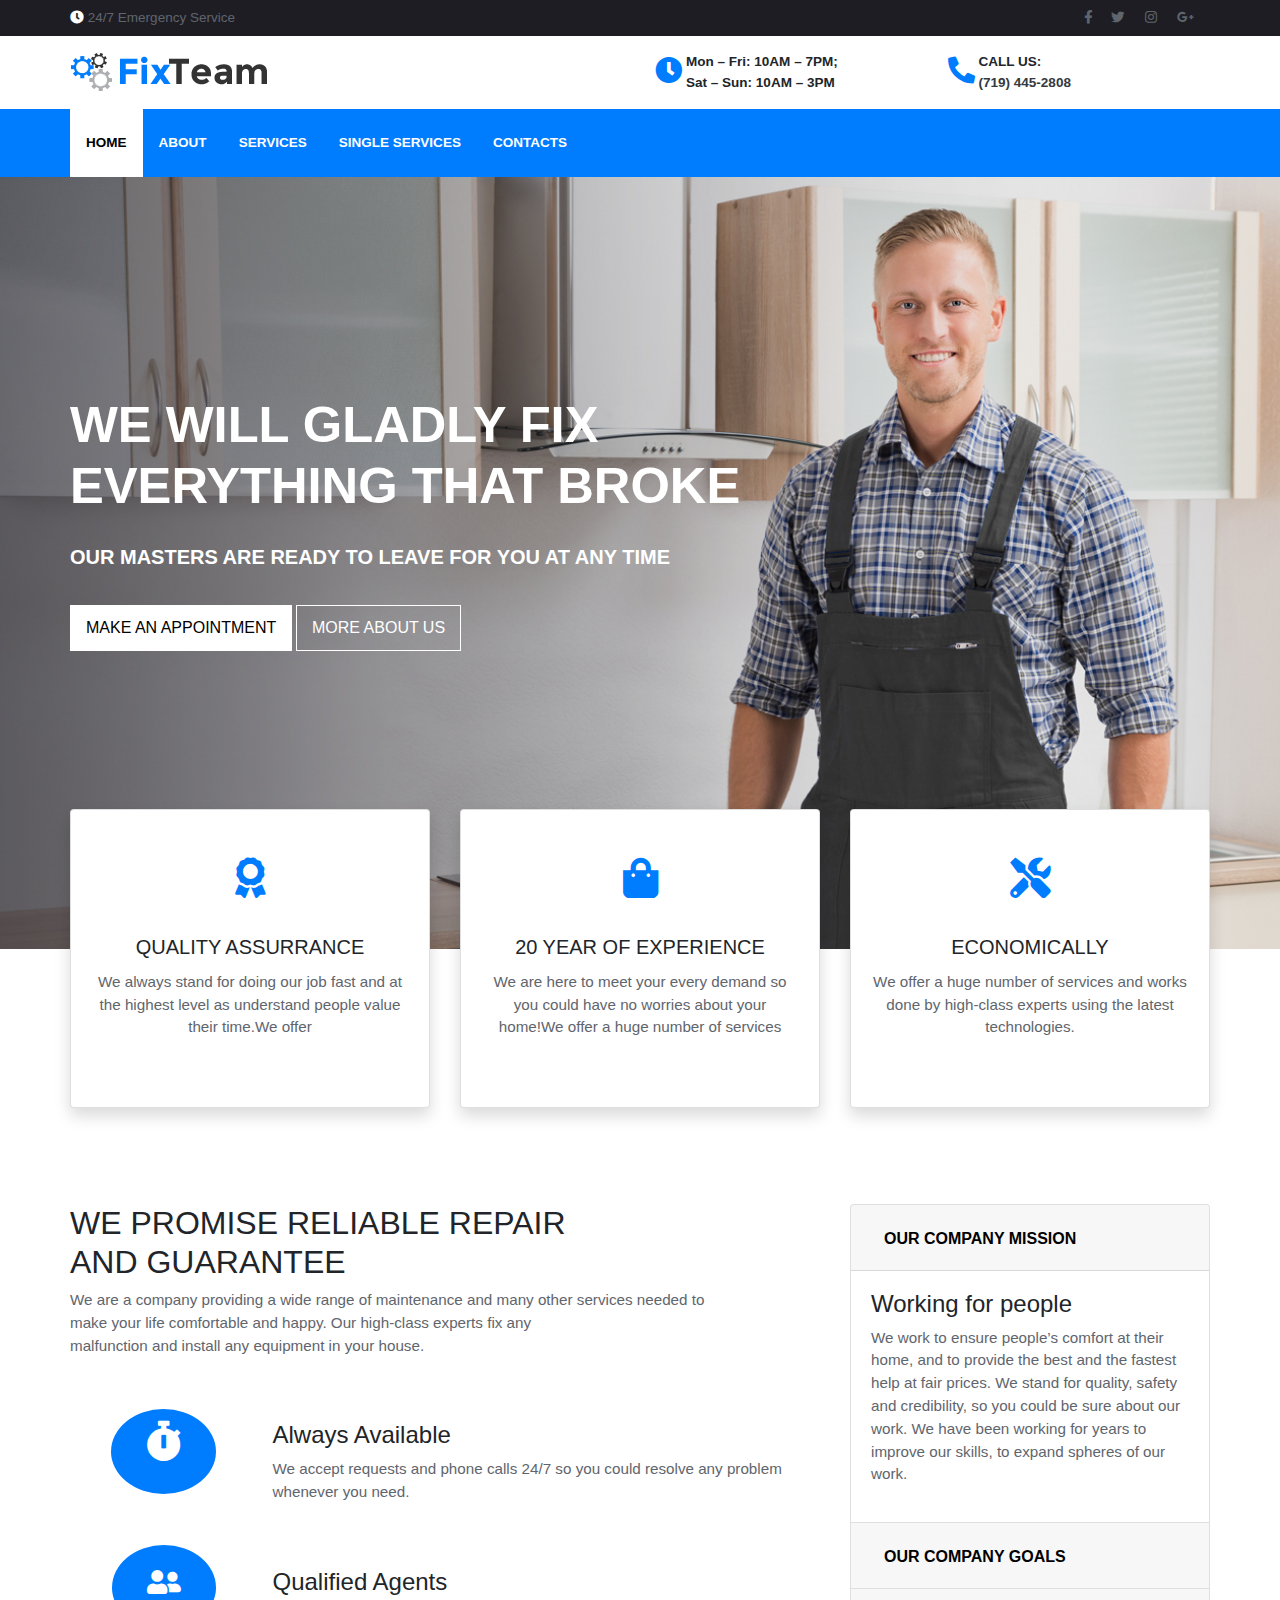
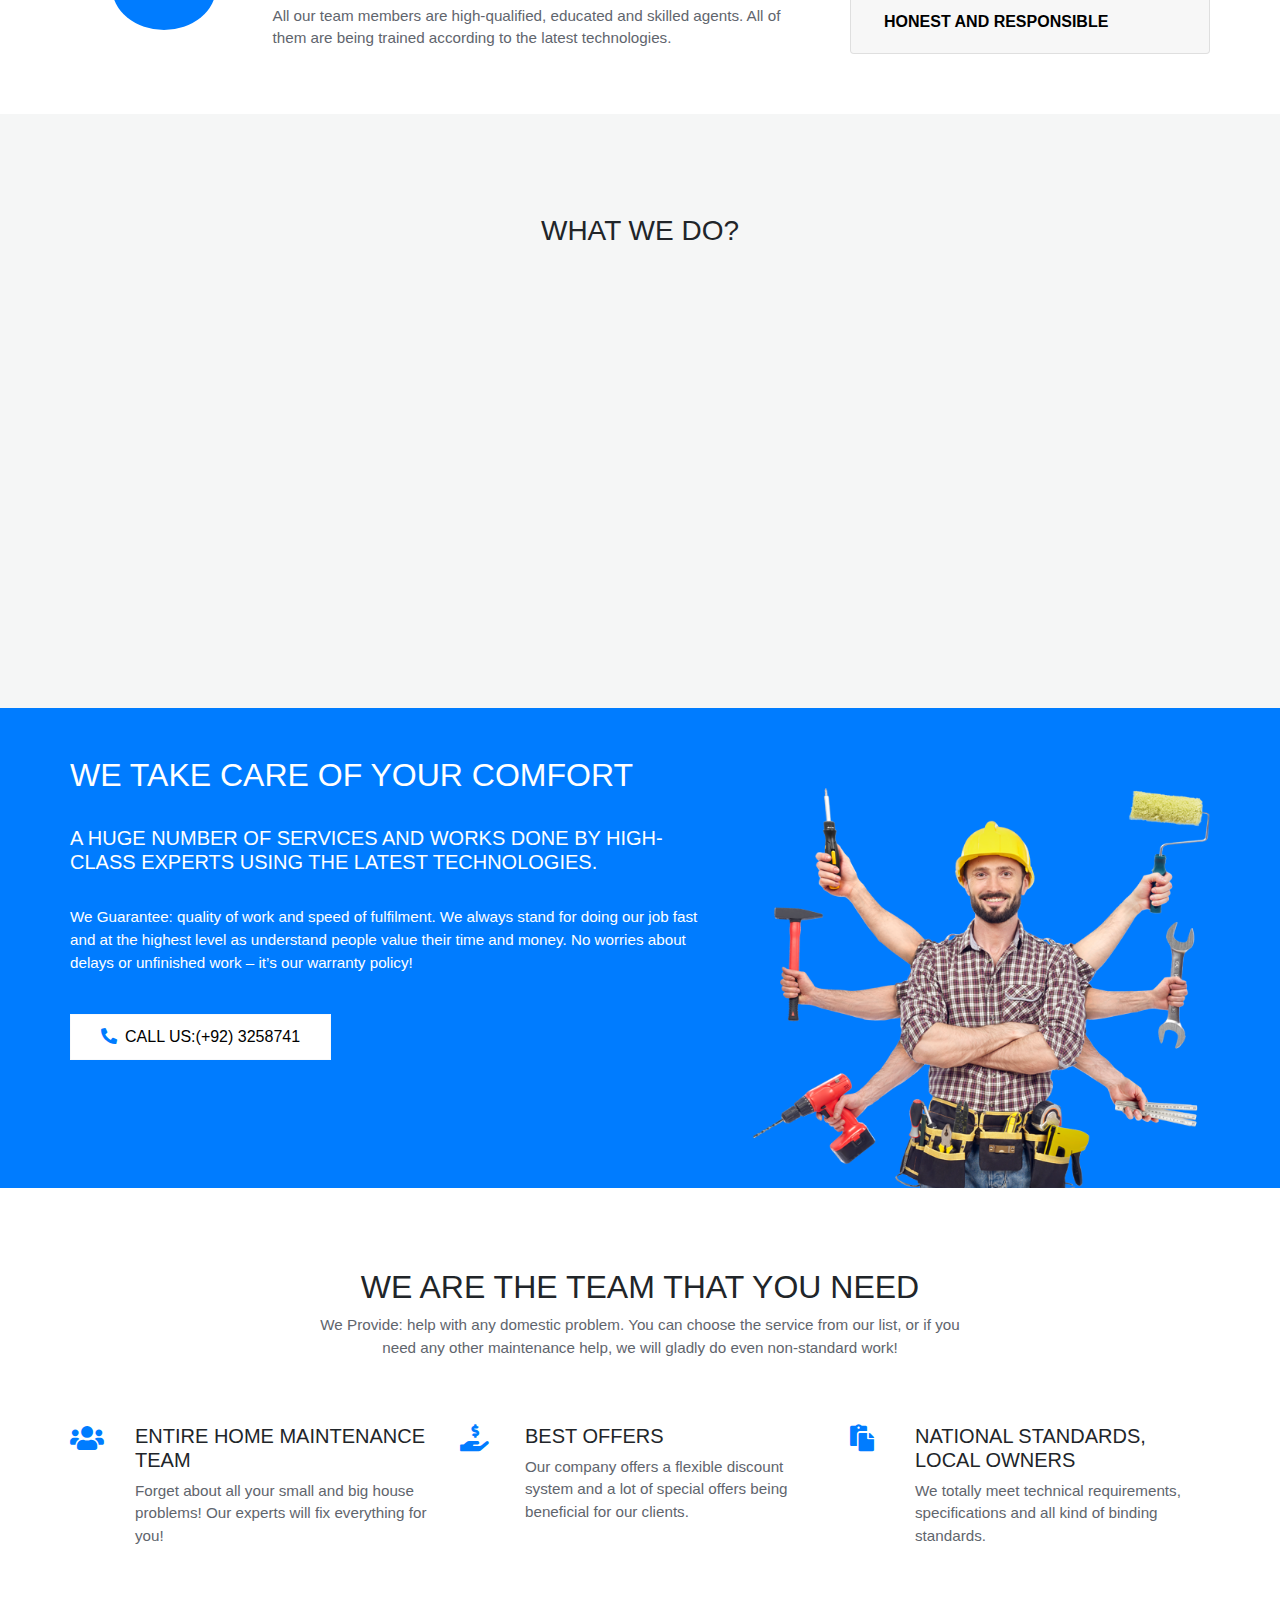
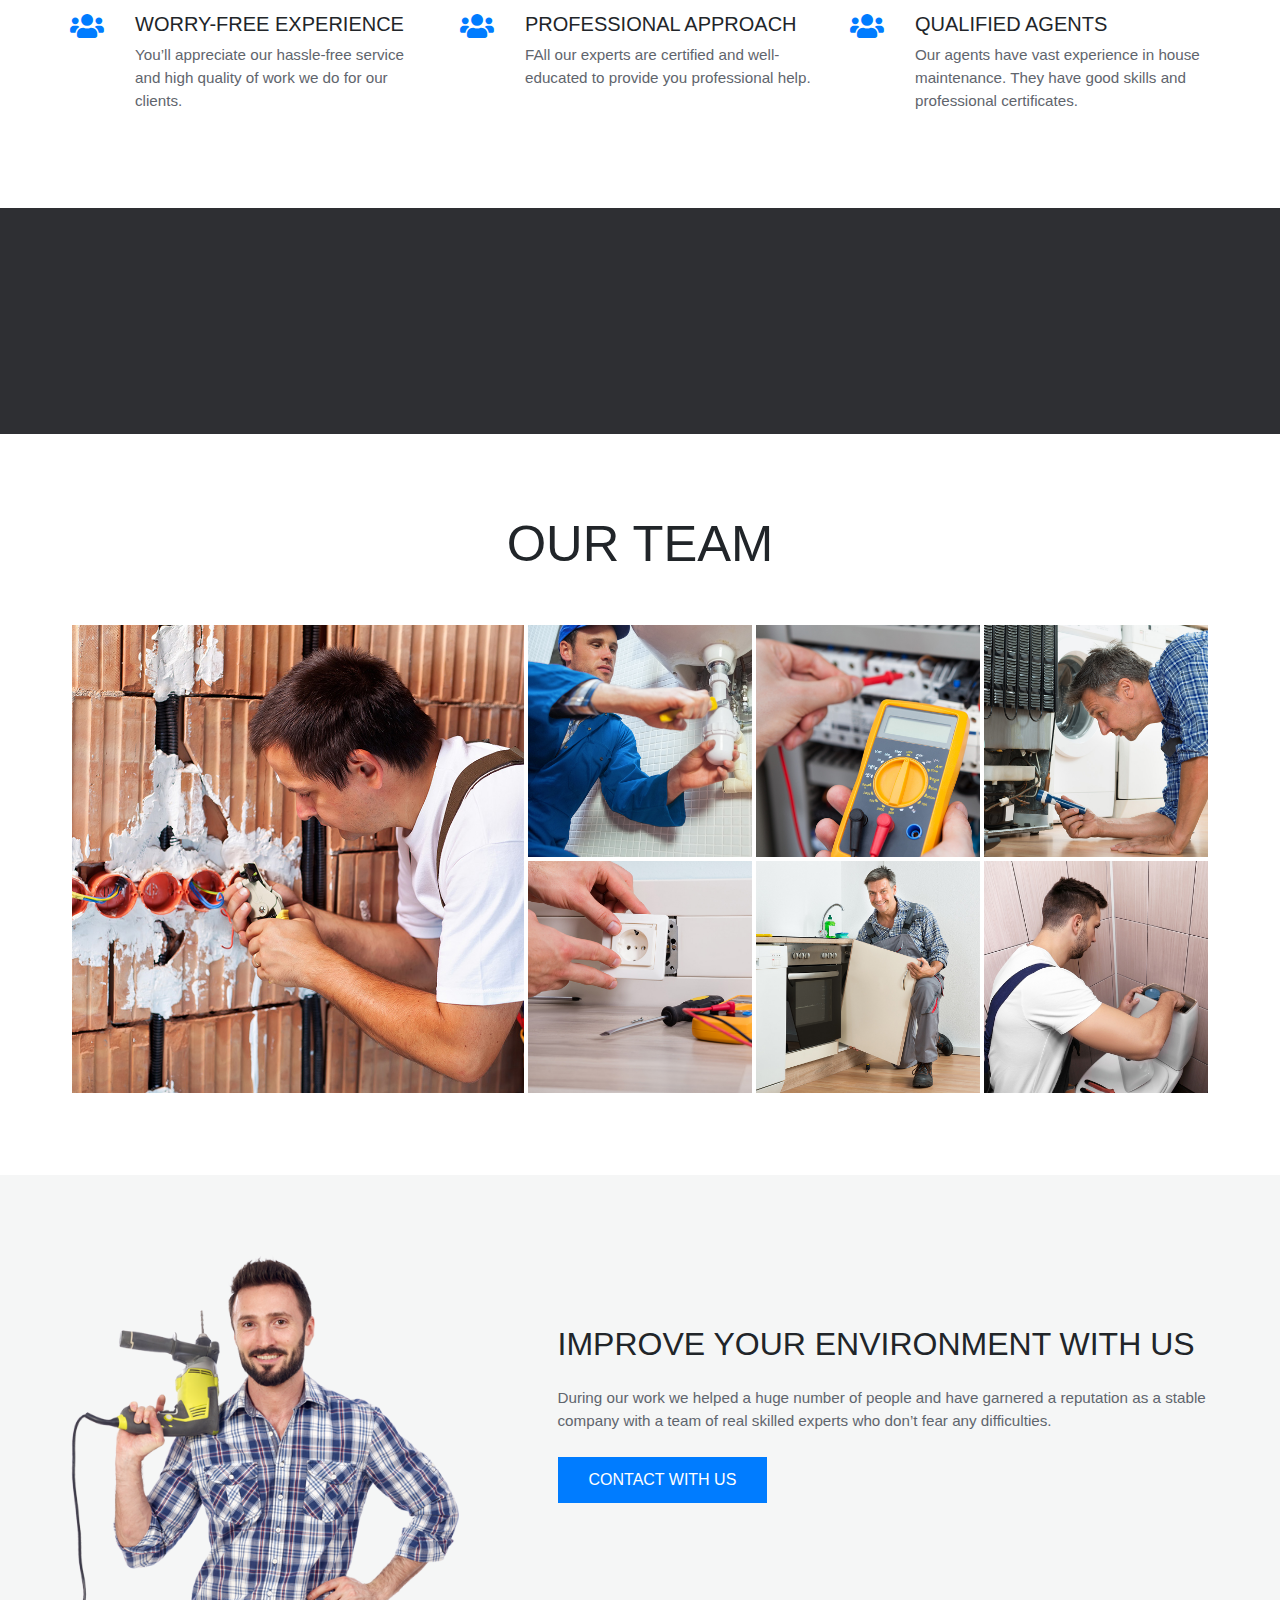
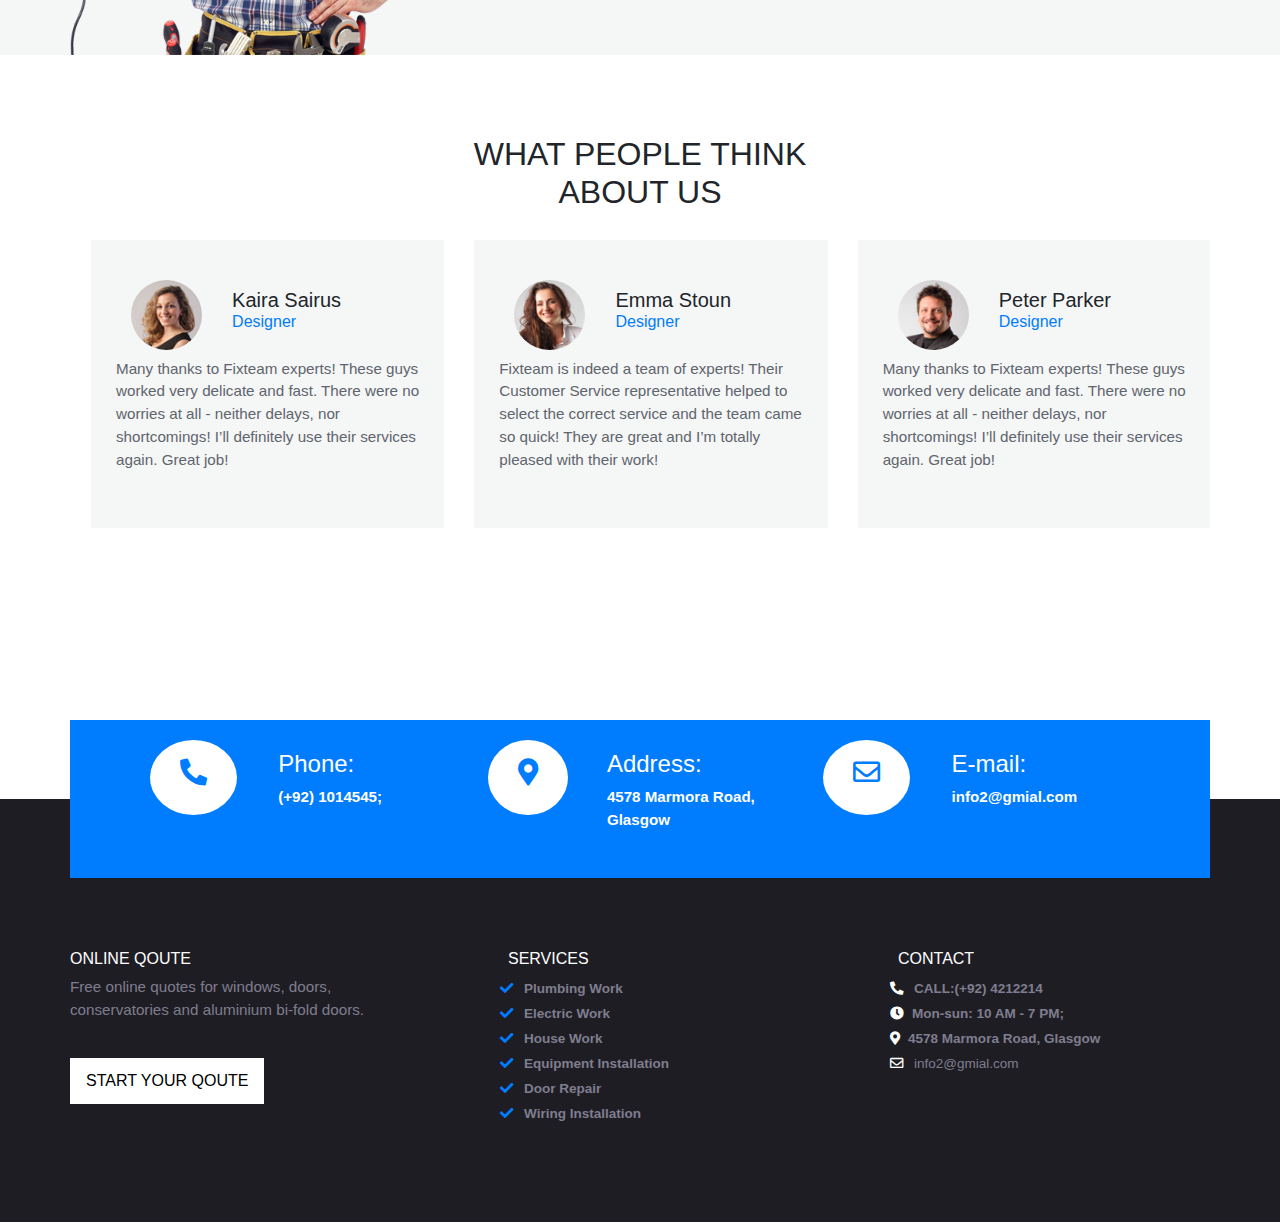
<file: index.html>
<!DOCTYPE html>
	<html>
	<head>
		<meta charset="utf-8">
		<meta name="viewport" content="width=device-width, intial-scale=1, maximum-scale=1">
		<title>Fix Team-Fix Service</title>
		<link rel="stylesheet" href="css/bootstrap.min.css">
		<link rel="stylesheet" type="text/css" href="css/style.css">
		<link rel="stylesheet" type="text/css" href="fontawesome/css/all.min.css">
		<link rel="stylesheet" type="text/css" href="simplelightbox-master/dist/simplelightbox.min.css">
		<link rel="stylesheet" type="text/css" href="simplelightbox-master/demo/demo.css">
		<link rel="stylesheet" type="text/css" href="css/owl.carousel.min.css">
		<link rel="alternate" href="css/owl.theme.default.min.css">
		<link rel="stylesheet"  href="https://cdnjs.cloudflare.com/ajax/libs/animate.css/3.7.2/animate.min.css">
		<link rel="shortcut icon" href="images/favicon (4).ico" type="image/x-icon">
	</head>
	<body onload="myfunction()">
		<div id="loading"></div>
		<header>
			<div class="bgcolor text-white pt-2 pb-2">
				<div class="container">
					<div class="row">
						<div class="col-md-6 h-center">
							<i class="fas fa-clock"></i>
							<span class="text_color">24/7 Emergency Service</span>
						</div>
						<div class="col-md-6 text-right h-center">
							<div class="hover">
							<a href=""><i class="fab fa-facebook-f pr-3 text_color"></i></a>
							<a href=""><i class="fab fa-twitter pr-3 text_color" ></i></a>
							<a href=""><i class="fab fa-instagram pr-3 text_color"></i></a>
							<a href=""><i class="fab fa-google-plus-g pr-3 text_color"></i></a>
							</div>
						</div>
					</div>
				</div>
			</div>
			<div class="bg_secondary pt-3 pb-3">
				<div class="container">
					<div class="row">
						<div class="col-md-6 h-center">
							<img src="images/logo-1.png" alt="img">
						</div>
						<div class="col-md-6">
								<div class="row">
									<div class="col-md-6 h-center">
										<div class="media">
											<i class="fas fa-clock pr-1 pt-1 fa-2x color_primary hide-font"></i>
										<div class="media-body">
											<div class="font-weight-bold">
												Mon – Fri: 10AM – 7PM;
												<br>
												Sat – Sun: 10AM – 3PM
											</div>
										</div>
									</div>		
								</div>
								<div class="col-md-6 h-center">
										<div class="media ">
											<i class="fas fa-phone-alt pr-1 pt-1 fa-2x color_primary hide-font" ></i>
										<div class="media-body">
											<div class="font-weight-bold">
												CALL US:
												<br>
												<a href="" title="" class="text-dark">(719) 445-2808</a>
											</div>
										</div>
									</div>		
								</div>
							</div>
						</div>
					</div>
				</div>
			</div>
							
		</header><!-- /header -->


							<nav class="navbar navbar-expand-lg navbar-light bg_primary pt-0 pb-0 sticky-top">
								<div class="container">
								  <button class="navbar-toggler" type="button" data-toggle="collapse" data-target="#navbarSupportedContent" aria-controls="navbarSupportedContent" aria-expanded="false" aria-label="Toggle navigation" style="background-color: #fff;">
								    <span class="navbar-toggler-icon"></span>
								  </button>
								  <div class="collapse navbar-collapse" id="navbarSupportedContent">
								    <ul class="navbar-nav mr-auto hover2">
								      <li class="nav-item active">
								        <a class="nav-link pr-3 pl-3 pt-4 pb-4 font-weight-bold" href="index.html">HOME <span class="sr-only">(current)</span></a>
								      </li>
								      <li class="nav-item">
								        <a class="nav-link pr-3 pl-3 pt-4 pb-4  font-weight-bold" href="about.html">ABOUT <span class="sr-only">(current)</span></a>
								      </li>
								      <li class="nav-item">
								        <a class="nav-link pr-3 pl-3 pt-4 pb-4  font-weight-bold" href="services.html">SERVICES<span class="sr-only">(current)</span></a>
								      </li>
								      <li class="nav-item ">
								        <a class="nav-link pr-3 pl-3 pt-4 pb-4 font-weight-bold" href="singleservices.html">SINGLE SERVICES<span class="sr-only">(current)</span></a>
								      </li>
								      <li class="nav-item">
								        <a class="nav-link pr-3 pl-3 pt-4 pb-4  font-weight-bold" href="contacts.html">CONTACTS <span class="sr-only">(current)</span></a>
								      </li>
								    </ul>
								  </div>
								  </div>
							</nav>
							<section class="slider" style="background-image: url(images/slider1.jpg);">
								<div class="container">
									<div class="row">
										<div class="col-md-12">
											 <h1 class="font-weight-bold wow fadeInLeft">WE WILL GLADLY FIX <br> EVERYTHING THAT BROKE</h1><br>
								          <h5 class="font-weight-bold wow fadeIn">OUR MASTERS ARE READY TO LEAVE FOR YOU AT ANY TIME</h5><br>
								          <button type="button" class="btn btn-outline-primary btn_bg2 btn_1 wow fadeIn mt-2">MAKE AN APPOINTMENT</button>
								          <button type="button" class="btn btn-outline-primary btn_2 wow fadeIn mt-2 ml-0">MORE ABOUT US</button>
										</div>										
									</div>
								</div>
									</section>
									<section class="pb-5">	
									<div class="container">
										<div class="row">
											<div class="col-md-4">
												<div class="card card_1 shadow wow fadeInLeft">
													<i class="fas fa-award fa-3x color_primary text-center pt-5 pb-3"></i>				  
												  <div class="card-body">
												    <h5 class="card-title text-center">QUALITY ASSURRANCE</h5>
												    <p class="card-text text-center mb-5">We always stand for doing our job fast and at the highest level as understand people value their time.We offer </p>		   
												  </div>
												</div>											
											</div>
											<div class="col-md-4">
												<div class="card card_1 card_2 shadow wow fadeInUp">
													<i class="fas fa-shopping-bag fa-3x color_primary text-center pt-5 pb-3"></i>
												  <div class="card-body">
												    <h5 class="card-title text-center">20 YEAR OF EXPERIENCE</h5>
												    <p class="card-text text-center mb-5">We are here to meet your every demand so you could have no worries about your home!We offer a huge number of services</p>		   
												  </div>
												</div>											
											</div>
											<div class="col-md-4">
												<div class="card card_1 card_2 shadow wow fadeInRight">
													<i class="fas fa-tools fa-3x color_primary text-center pt-5 pb-3"></i>				
												  <div class="card-body">
												    <h5 class="card-title text-center">ECONOMICALLY</h5>
												    <p class="card-text text-center mb-5">We offer a huge number of services and works done by high-class experts using the latest technologies.</p>		   
												  </div>
												</div>											
											</div>
										</div>
									</div>			
									</section>
										
									<section class="pt-5 pb-5">
									<div class="container">
										<div class="row">
											<div class="col-md-8 h-center" >
												<h2>WE PROMISE RELIABLE REPAIR <br> AND GUARANTEE</h2>
												<p>We are a company providing a wide range of maintenance and many other services needed to <br> make your life comfortable and happy. Our high-class experts fix any <br> malfunction and install any equipment in your house.</p>
												<div class="container">
												<div class="row">
													<div class="col-md-3 pt-5 text-center">
														<span class="radius">
															<i class="fas fa-stopwatch fa-3x text-white"></i>
														</span>
													</div>
													<div class="col-md-9 pt-5 ">	
														<h4>Always Available</h4>
														<p>We accept requests and phone calls 24/7 so you could resolve any problem whenever you need.</p>
												</div>
												</div>
												</div>
												<div class="container">
												<div class="row">
													<div class="col-md-3 pt-5 text-center">
														<span class="radius">
															<i class="fas fa-user-friends fa-2x text-white"></i>
														</span>
													</div>
													<div class="col-md-9 pt-5">	
														<h4>Qualified Agents</h4>
														<p>All our team members are high-qualified, educated and skilled agents. All of them are being trained according to the latest technologies.</p>
												</div>
												</div>
												</div>
										
											
											</div>
											<div class="col-md-4 h-center">
												<div class="accordion" id="accordionExample">
												  <div class="card">
												    <div class="card-header" id="headingOne">
												      <h2 class="mb-0">
												        <button class="btn btn-link" type="button" data-toggle="collapse" data-target="#collapseOne" aria-expanded="true" aria-controls="collapseOne">
												          OUR COMPANY MISSION
												        </button>
												      </h2>
												    </div>

												    <div id="collapseOne" class="collapse show" aria-labelledby="headingOne" data-parent="#accordionExample">
												      <div class="card-body">
												      	<h4>Working for people</h4>
												        <p>We work to ensure people’s comfort at their home, and to provide the best and the fastest help at fair prices. We stand for quality, safety and credibility, so you could be sure about our work. We have been working for years to improve our skills, to expand spheres of our work.</p>
												      </div>
												    </div>
												  </div>
												  <div class="card">
												    <div class="card-header" id="headingTwo">
												      <h2 class="mb-0">
												        <button class="btn btn-link collapsed" type="button" data-toggle="collapse" data-target="#collapseTwo" aria-expanded="false" aria-controls="collapseTwo">
												          OUR COMPANY GOALS
												        </button>
												      </h2>
												    </div>
												    <div id="collapseTwo" class="collapse" aria-labelledby="headingTwo" data-parent="#accordionExample">
												      <div class="card-body">
												      	<h4>Serving People</h4>
												        <p>The main goal is to provide our clients with the most complete list of services. We aim to expand our team of experts as there are more and more spheres of maintenance that we want to work with. We offer a wide range of services and we want to meet all our clients needs.</p>
												      </div>
												    </div>
												  </div>
												  <div class="card">
												    <div class="card-header" id="headingThree">
												      <h2 class="mb-0">
												        <button class="btn btn-link collapsed" type="button" data-toggle="collapse" data-target="#collapseThree" aria-expanded="false" aria-controls="collapseThree">
												         HONEST AND RESPONSIBLE
												        </button>
												      </h2>
												    </div>
												    <div id="collapseThree" class="collapse" aria-labelledby="headingThree" data-parent="#accordionExample">
												      <div class="card-body">
												        <h4>Confident in personnel</h4>
												        <p>We take full responsibility for providing you the most qualitative services and to perform them on the highest level! Our company appreciates our clients opinion and aims to deliver new services. We are confident in each if our workers and we value their professionalism.</p>
												      </div>
												    </div>
												  </div>
												</div>
												  	


											</div>	
										</div>
									</div>
									</section>

									<section class="work" style="background-color: #f5f6f6;">
										<div class="container">
											<h3 class="text-center">WHAT WE DO?	</h3>
											<div class="row">
												<div class="col-md-4">
													<div class="card card_2 shadow wow fadeInUp">
														  <i class="fas fa-shower fa-3x color_primary text-center pt-5 pb-3"></i>
														  <div class="card-body text-center">
														    <h5 class="card-title">PLUMBING WORK</h5>
														    <p class="card-text">Plumbing is such a sphere in our houses that requires some professional skills and manpower. We can offer you to resolve problems.</p>
													    <a href="#" class="btn btn-outline-success btn_3 mb-3">VIEW DETAILS</a>
													  </div>
													</div>
												</div>
												<div class="col-md-4">
													<div class="card card_2 shadow wow fadeInUp">
														  <i class="fas fa-bolt fa-3x color_primary text-center pt-5 pb-3"></i>
														  <div class="card-body text-center">
														    <h5 class="card-title">ELECTRIC WORK</h5>
														    <p class="card-text">Electrical installation and repair are very serious and not following safety rules may cause not only damage in your wiring harness, but also hurt you.</p>
														    <a href="#" class="btn btn-outline-success btn_3 mb-3">VIEW DETAILS</a>
														 </div>
													</div>
												</div>
												<div class="col-md-4">
													<div class="card card_2 shadow wow fadeInUp">
														  <i class="fas fa-wrench fa-3x color_primary text-center pt-5 pb-3"></i>
														  <div class="card-body text-center">
														    <h5 class="card-title">HOUSE WORK</h5>
														    <p class="card-text">We face different minor and major malfunctions in house spheres. We provide with a wide range of home maintenance to help make live easier.</p>
														   <a href="#" class="btn btn-outline-success btn_3 mb-3">VIEW DETAILS</a>
														 </div>
													</div>
												</div>
											</div>
										</div>
										
									</section>

									<section class="comfort" style="background-color: #007cff; padding-bottom: ;">
										<div class="container">
											<div class="row">
												<div class="col-md-7 text-white">
													<h2 class="pt-5">WE TAKE CARE OF YOUR COMFORT</h2>
													<h5 class="pt-4">A HUGE NUMBER OF SERVICES AND WORKS DONE BY HIGH-CLASS EXPERTS USING THE LATEST TECHNOLOGIES.</h5>
													<p class="pt-4 text-white ">We Guarantee: quality of work and speed of fulfilment. We always stand for doing our job fast and at the highest level as understand people value their time and money. No worries about delays or unfinished work – it’s our warranty policy!</p>
													<button type="button" class="btn btn-outline-light btn_4 mt-4">											<i class="fas fa-phone-alt color_primary pr-2" ></i>CALL US:(+92) 3258741</button>
												</div>
												<div class="col-md-5">
														<img src="images/img2.png" alt="text" class="responsive-img" style=" width: 550px; height: 400px; margin-top: 80px;">												
												</div>
											</div>
										</div>
										
									</section>

									<section class="provide h-center">
										<div class="container">
											<h2 class="text-center">WE ARE THE TEAM THAT YOU NEED</h2>
											<p class="text-center">We Provide: help with any domestic problem. You can choose the service from our list, or if you <br> need any other maintenance help, we will gladly do even non-standard work!</p>
											<div class="row pt-5 ">
												<div class="col-md-4">
													<div class="row">
														<div class="col-md-2">
															<i class="fas fa-users fa-2x color_primary margin_responsive"></i>	
														</div>
														<div class="col-md-10">
															<h5>ENTIRE HOME MAINTENANCE TEAM</h5>
															<p>Forget about all your small and big house problems! Our experts will fix everything for you!</p>
														</div>
													</div>
												</div>
												<div class="col-md-4">
													<div class="row">
														<div class="col-md-2">
															<i class="fas fa-hand-holding-usd fa-2x color_primary margin_responsive"></i>	
														</div>
														<div class="col-md-10">
															<h5>BEST OFFERS</h5>
															<p>Our company offers a flexible discount system and a lot of special offers being beneficial for our clients.</p>
														</div>
													</div>
												</div>
												<div class="col-md-4">
													<div class="row">
														<div class="col-md-2">
															<i class="fas fa-paste fa-2x color_primary margin_responsive"></i>	
														</div>
														<div class="col-md-10">
															<h5>NATIONAL STANDARDS, LOCAL OWNERS</h5>
															<p>We totally meet technical requirements, specifications and all kind of binding standards.</p>
														</div>
													</div>
												</div>
											</div>
											<div class="row pt-5">
												<div class="col-md-4">
													<div class="row">
														<div class="col-md-2">
															<i class="fas fa-users fa-2x color_primary margin_responsive"></i>	
														</div>
														<div class="col-md-10">
															<h5>WORRY-FREE EXPERIENCE</h5>
															<p>You’ll appreciate our hassle-free service and high quality of work we do for our clients.</p>
														</div>
													</div>
												</div>
												<div class="col-md-4">
													<div class="row">
														<div class="col-md-2">
															<i class="fas fa-users fa-2x color_primary margin_responsive"></i>	
														</div>
														<div class="col-md-10">
															<h5>PROFESSIONAL APPROACH</h5>
															<p>FAll our experts are certified and well-educated to provide you professional help.</p>
														</div>
													</div>
												</div>
												<div class="col-md-4">
													<div class="row">
														<div class="col-md-2">
															<i class="fas fa-users fa-2x color_primary margin_responsive"></i>	
														</div>
														<div class="col-md-10">
															<h5>QUALIFIED AGENTS</h5>
															<p>Our agents have vast experience in house maintenance. They have good skills and professional certificates.</p>
														</div>
													</div>
												</div>
											</div>
										</div> 
										
									</section>

									<section style="background-color: #2e2f33; padding: 80px 0;" class="h-center" >
										<div class="container">
											<div class="row">
												<div class="col-md-3 wow fadeIn">
													<div class="row">
														<div class="col-md-3">
															<i class="fas fa-home fa-3x text-white mt-2 text-center margin_responsive"></i>
														</div>
														<div class="col-md-9">
															<h2 class="color_primary mb-0 counter margin_responsive">1529</h2>
															<h6 class="text-white">REPAIRED HOUSES</h6>
														</div>
													</div>
												</div>
												<div class="col-md-3 wow fadeIn">
													<div class="row">
														<div class="col-md-3">
															<i class="fas fa-users fa-3x text-white mt-2 margin_responsive"></i>
														</div>
														<div class="col-md-9">
															<h2 class="color_primary mb-0 counter margin_responsive">4012</h2>
															<h6 class="text-white">HAPPY CLIENTS</h6>
														</div>
													</div>
												</div>
												<div class="col-md-3 wow fadeIn">
													<div class="row">
														<div class="col-md-3">
															<i class="fas fa-users fa-3x text-white mt-2 margin_responsive"></i>
														</div>
														<div class="col-md-9">
															<h2 class="color_primary mb-0 counter margin_responsive">42</<h2>
															<h6 class="text-white">QUALIFIED STUFF</h6>
														</div>
													</div>
												</div>
												<div class="col-md-3 wow fadeIn">
													<div class="row">
														<div class="col-md-3">
															<i class="far fa-clock fa-3x text-white mt-2 margin_responsive"></i>
														</div>
														<div class="col-md-9">
															<h3 class="color_primary mb-0 counter margin_responsive">20</h3>
															<h6 class="text-white">YEARS OF EXPERIENCE</h6>
														</div>
													</div>
												</div>
											</div>
										</div>
									</section>

									<section style="padding: 80px 0;">
											<div class="container">
													<h1 class="align-center">OUR TEAM</h1><br><br>
												<div class="gallery">
													<a href="images/gallery1.jpg" class="big"><img src="images/thmb/thumb1.jpg" alt=""></a>
													<a href="images/gallery3.jpg"><img src="images/thmb/thumb3.jpg" alt="" title=""/></a>
													<a href="images/gallery5.jpg"><img src="images/thmb/thumb5.jpg" alt=""></a>
													<a href="images/gallery6.jpg"><img src="images/thmb/thumb6.jpg" alt="" title=""/></a>
													<a href="images/gallery7.jpg"><img src="images/thmb/thumb7.jpg" alt="" title=""/></a>
													<a href="images/gallery8.jpg"><img src="images/thmb/thumb8.jpg" alt="" title=""/></a>
													<a href="images/gallery9.jpg" ><img src="images/thmb/thumb9.jpg" alt="" title=""/></a>

												</div>
												<div class="clear"></div>
										</section>
										<section style="background-color: #f5f6f6;" class="pad_bottom">
											<div class="container">
												<div class="row">
													<div class="col-md-5">
														<img src="images/home-img-1.png" alt="text" class="responsive-img" style="margin-top: 80px; height: 400px;">					
													</div>	
													<div class="col-md-7" style="margin: 150px 0 0 0;">
														<h2 class="mb-4">IMPROVE YOUR ENVIRONMENT WITH US</h2>
														<p class="mb-4">During our work we helped a huge number of people and have garnered a reputation as a stable company with a team of real skilled experts who don’t fear any difficulties.</p>
														<button type="button" class="btn btn-outline-dark btn_5 ">CONTACT WITH US</button>
													</div>
																	
												</div>					
											</div>					
										</section>

										<section style="padding: 80px 0 0 0;">
											<div class="container">
												<h2 class="text-center">WHAT PEOPLE THINK<br>ABOUT US</h2>
												<div class="owl-carousel owl-theme" style="height: 500px;">
												    <div class="item">
												    	<div class="testi">
												    		<div class="row">
												    			<div class="col-md-4">
												    				<img src="images/testi-1.jpg" alt="text" class="testi-img testi-img-responsive">
												    			</div>
												    			<div class="col-md-8">
												    				<h5 class="mb-0 mt-2">Kaira Sairus</h5>
												    				<h6 class="color_primary">Designer</h6>
												    			</div>
												    			<p class="mt-2">Many thanks to Fixteam experts! These guys worked very delicate and fast. There were no worries at all - neither delays, nor shortcomings! I’ll definitely use their services again. Great job!</p>
												    		</div>
												    	</div>
												    </div>
												    <div class="item">
												    	<div class="testi">
												    		<div class="row">
												    			<div class="col-md-4">
												    				<img src="images/testi-2.jpg" alt="text" class="testi-img testi-img-responsive">
												    			</div>
												    			<div class="col-md-8">
												    				<h5 class="mb-0 mt-2">Emma Stoun</h5>
												    				<h6 class="color_primary">Designer</h6>
												    			</div>
												    			<p class="mt-2">Fixteam is indeed a team of experts! Their Customer Service representative helped to select the correct service and the team came so quick! They are great and I’m totally pleased with their work!</p>
												    		</div>
												    	</div>
												    </div>
												    <div class="item">
												    	<div class="testi">
												    		<div class="row">
												    			<div class="col-md-4">
												    				<img src="images/testi-3.jpg" alt="text" class="testi-img testi-img-responsive">
												    			</div>
												    			<div class="col-md-8">
												    				<h5 class="mb-0 mt-2">Peter Parker</h5>
												    				<h6 class="color_primary">Designer</h6>
												    			</div>
												    			<p class="mt-2">Many thanks to Fixteam experts! These guys worked very delicate and fast. There were no worries at all - neither delays, nor shortcomings! I’ll definitely use their services again. Great job!</p>
												    		</div>
												    	</div>
												    </div>
												</div>		
											</div>
										</section>

										<div class="container">
											<section class="bg_primary contact h-center">
												<div class="row">
													<div class="col-md-4">
														<div class="row">
															<div class="col-md-4 text-center">
																<span class="radius2">
																	<i class="fas fa-phone-alt color_primary fa-2x mt-2 pad_bottom pad_top" ></i>
																</span>
															</div>
															<div class="col-md-8 text-white">
																<h4 class="pl-3">Phone:</h4>
																<span>
																<a href="" class="text-white font-weight-bold fontsize pl-3">(+92) 1014545;</a>
																</span>
															</div>
														</div>
													</div>
													<div class="col-md-4">
														<div class="row">
															<div class="col-md-4 text-center">
																<span class="radius2 text-center">
																	<i class="fas fa-map-marker-alt color_primary fa-2x mt-2 pad_bottom pad_top" ></i>
																</span>
															</div>
															<div class="col-md-8 text-white">
																<h4 class="pl-2">Address:</h4>
																<p class="fontsize font-weight-bold text-white pl-2">4578 Marmora Road, Glasgow</p>
															</div>
														</div>
													</div>
													<div class="col-md-4">
														<div class="row">
															<div class="col-md-4 text-center">
																<span class="radius2">
																	<i class="far fa-envelope color_primary fa-2x mt-2 pad_bottom pad_top" ></i>
																</span>
															</div>
															<div class="col-md-8 text-white">
																<h4 class="pl-3">E-mail:</h4>
																<span><a href="" class="text-white fontsize font-weight-bold pl-3">info2@gmial.com</a></span>
															</div>
														</div>
													</div>

												</div>												
											</section>
											
										</div>
										<footer style="background-color: #1e1d24; padding: 150px 0 80px 0;" class="text-white">
											<div class="container">
												<div class="row">
													<div class="col-md-4 margin_left mb-3">
														<h6>ONLINE QOUTE</h6>
														<p class="textcolor">Free online quotes for windows, doors, conservatories and aluminium bi-fold doors.</p><br>
														<button type="button" class="btn btn-outline-info btn_6">START YOUR QOUTE</button>
													</div>
													<div class="col-md-4">
														<h6 class="ml-5">SERVICES</h6>
														<ul class="ullist">
															<li><i class="fas fa-check color_primary"><a href="" title="">Plumbing Work</a></i></li>
															<li><i class="fas fa-check color_primary"><a href="" title="">Electric Work</a></i></li>
															<li><i class="fas fa-check color_primary"><a href="" title="">House Work</a></i></li>
															<li><i class="fas fa-check color_primary"><a href="" title="">Equipment Installation</a></i></li>
															<li><i class="fas fa-check color_primary"><a href="" title="">Door Repair</a></i></li>
															<li><i class="fas fa-check color_primary"><a href="" title="">Wiring Installation</a></i></li>
														</ul>
													</div>
													<div class="col-md-4">
														<h6 class="ml-5">CONTACT</h6>
														<ul class="ullist">
															<li><i class="fas fa-phone-alt m"><a href="">CALL:(+92) 4212214</a></i></li>
															<li><i class="fas fa-clock"><span class="textcolor pl-2	">Mon-sun: 10 AM - 7 PM;</span></i></li>
															<li><i class="fas fa-map-marker-alt"><span class="textcolor pl-2">4578 Marmora Road, Glasgow</span></i></li>
															<li><i class="far fa-envelope" ><a href="">info2@gmial.com</a></i></li>
														</ul>												
													</div>
												</div>
											</div>
										</footer>
										







		<script src="js/jquery-3.4.1.min.js"></script>
		<script src="js/bootstrap.min.js"></script>
		<script src="imakewebthings-waypoints-34d9f6d/lib/jquery.waypoints.min.js"></script>
		<script src="Counter-Up-master/jquery.counterup.min.js"></script>
		<script src="simplelightbox-master/dist/simple-lightbox.min.js"></script>
		<script src="js/owl.carousel.min.js"></script>
		<script type="text/javascript" src="https://cdnjs.cloudflare.com/ajax/libs/wow/1.1.2/wow.min.js"></script>
		<script src="js/smooth-scroll.js"></script>
<script>
	preloader=document.getElementById('loading');
		function myfunction(){
			preloader.style.display='none';
		}

	new WOW().init();

  $('.counter').counterUp({
    delay: 10,
    time: 1000
});
  $(function(){
		var $gallery = $('.gallery a').simpleLightbox();

		$gallery.on('show.simplelightbox', function(){
			console.log('Requested for showing');
		})
		.on('shown.simplelightbox', function(){
			console.log('Shown');
		})
		.on('close.simplelightbox', function(){
			console.log('Requested for closing');
		})
		.on('closed.simplelightbox', function(){
			console.log('Closed');
		})
		.on('change.simplelightbox', function(){
			console.log('Requested for change');
		})
		.on('next.simplelightbox', function(){
			console.log('Requested for next');
		})
		.on('prev.simplelightbox', function(){
			console.log('Requested for prev');
		})
		.on('nextImageLoaded.simplelightbox', function(){
			console.log('Next image loaded');
		})
		.on('prevImageLoaded.simplelightbox', function(){
			console.log('Prev image loaded');
		})
		.on('changed.simplelightbox', function(){
			console.log('Image changed');
		})
		.on('nextDone.simplelightbox', function(){
			console.log('Image changed to next');
		})
		.on('prevDone.simplelightbox', function(){
			console.log('Image changed to prev');
		})
		.on('error.simplelightbox', function(e){
			console.log('No image found, go to the next/prev');
			console.log(e);
		});
	});
  $('.owl-carousel').owlCarousel({
    loop:true,
    margin:10,
    nav:true,
  	autplay:true,
    responsive:{
        0:{
            items:1
        },
        600:{
            items:2
        },
        1000:{
            items:3
        }
    }
   
});

</script>


	</body>
	</html>
</file>
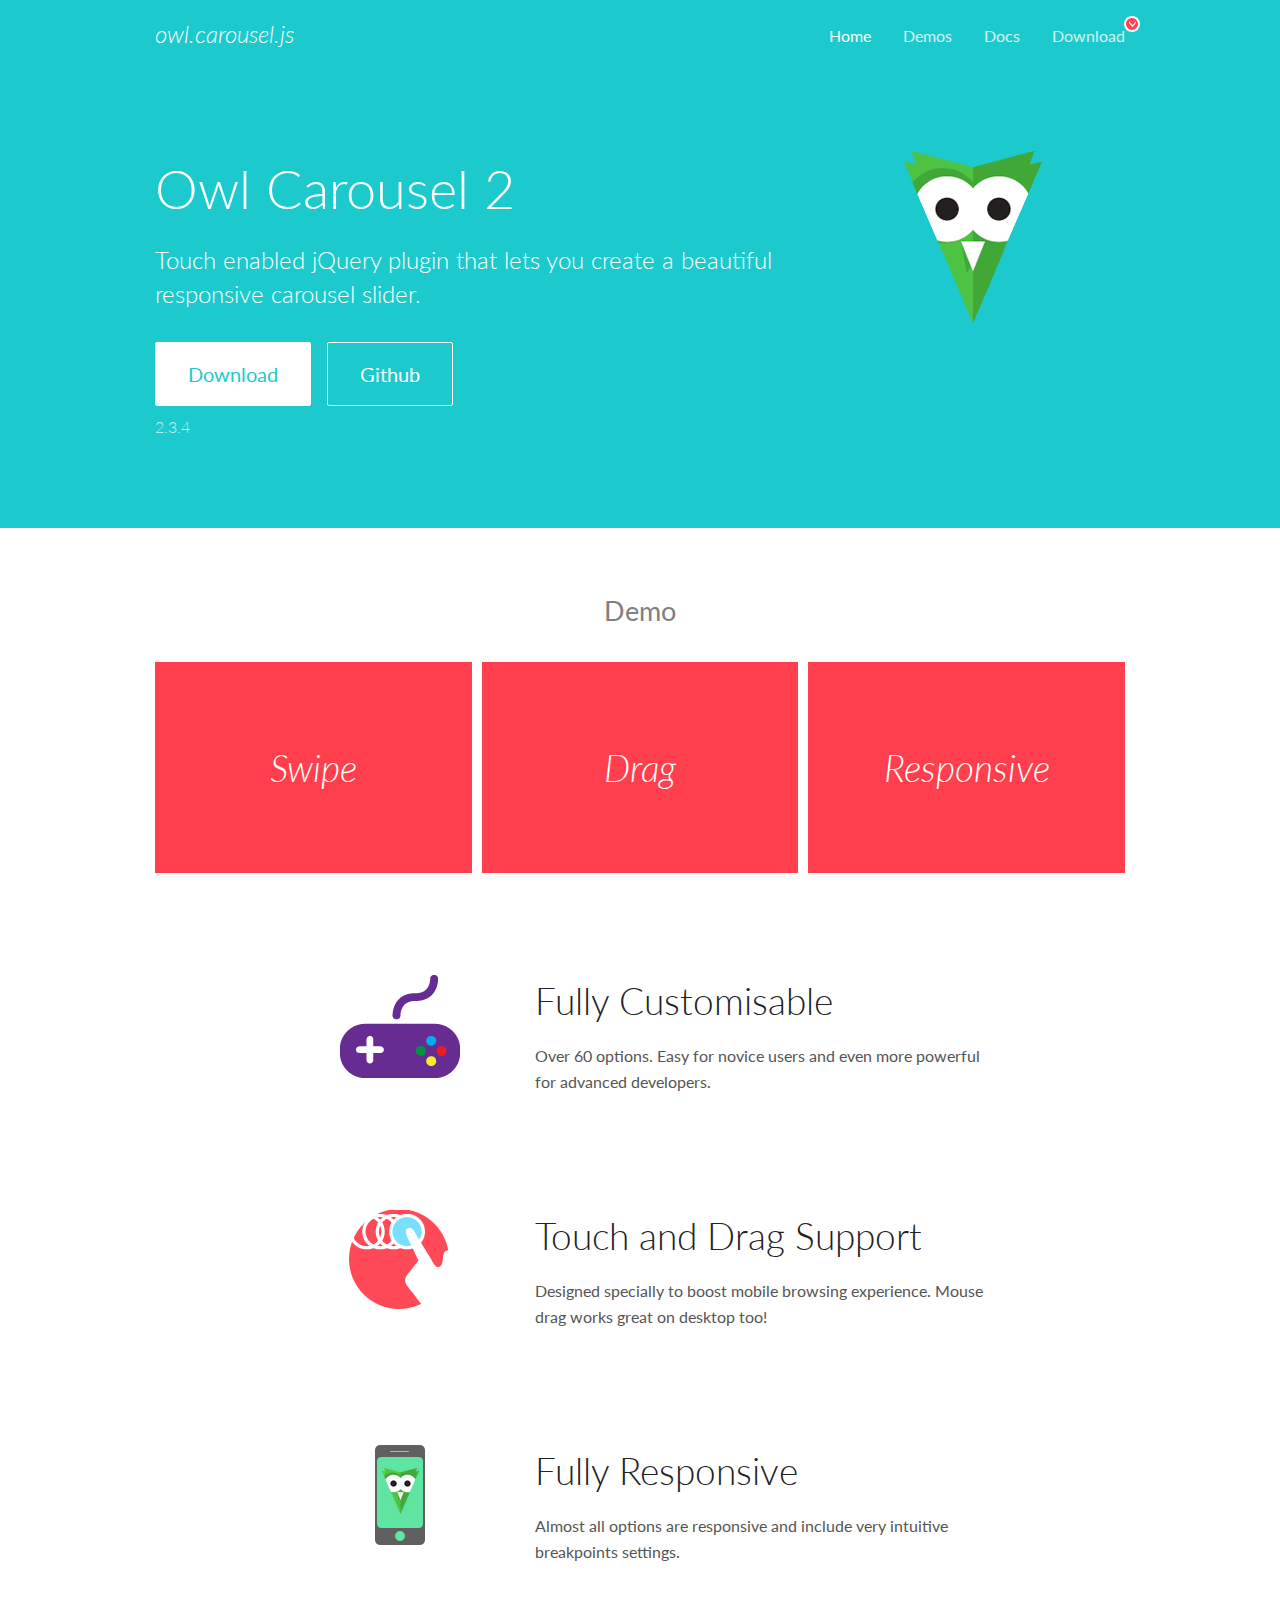
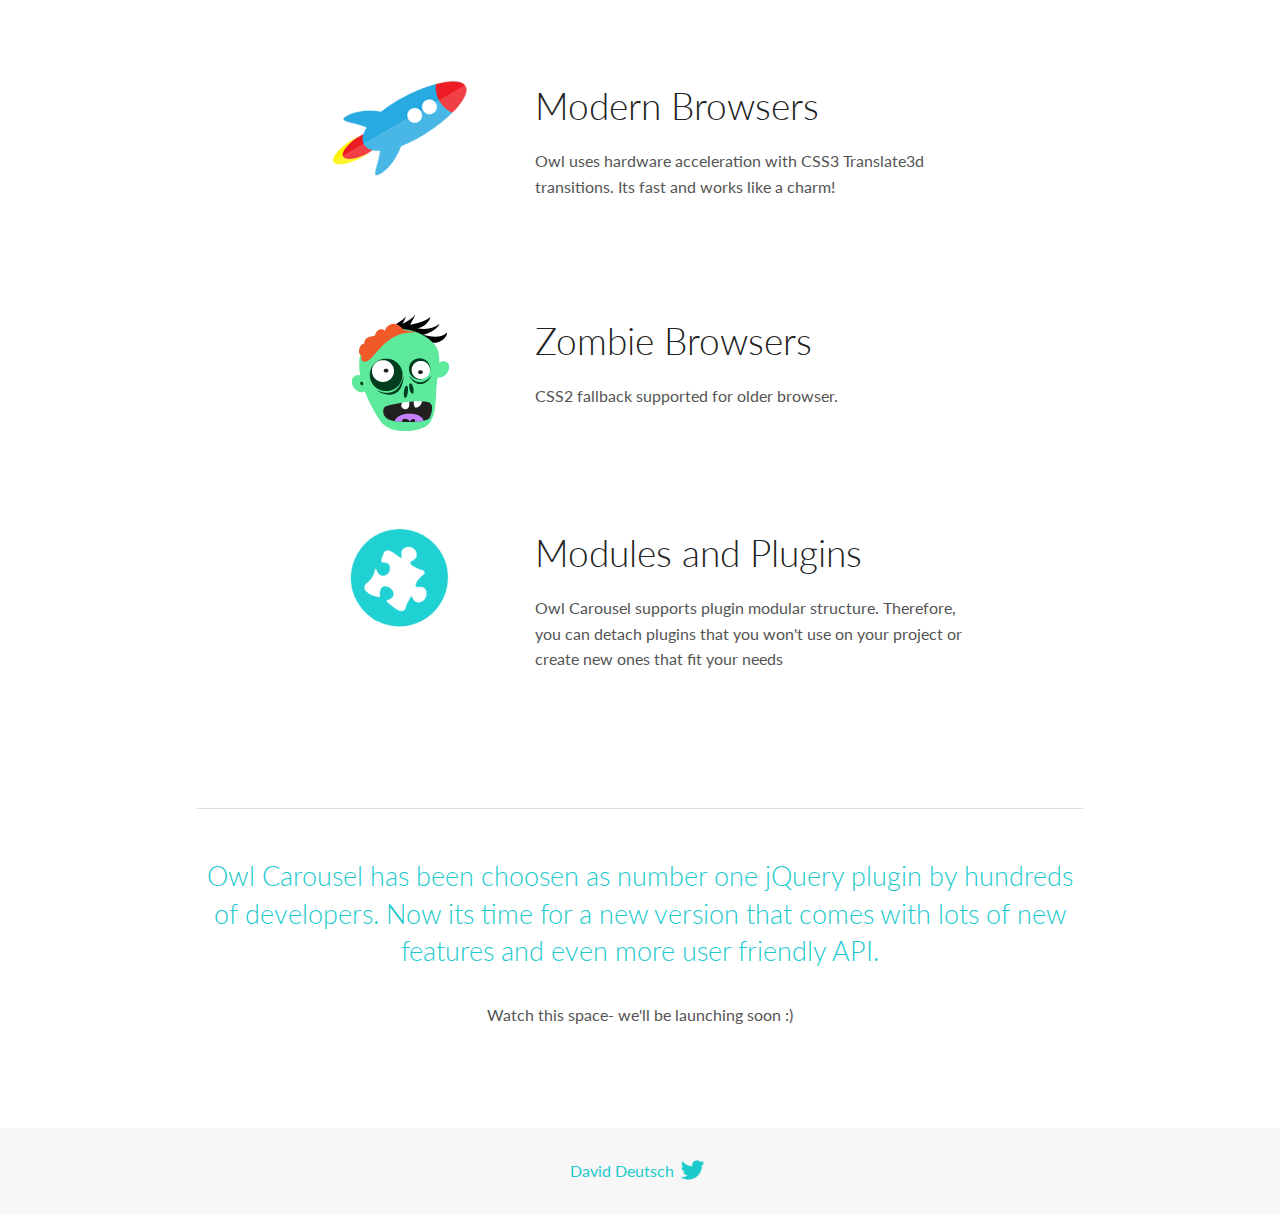
<file: OwlCarousel/docs/index.html>
<!DOCTYPE html>
<html lang="en">
  <head>

    <!-- head -->
    <meta charset="utf-8">
    <meta name="msapplication-tap-highlight" content="no" />
    <meta name="viewport" content="width=device-width, initial-scale=1.0" />
    <meta name="description" content="Touch enabled jQuery plugin that lets you create beautiful responsive carousel slider.">
    <meta name="author" content="David Deutsch">
    <title>
      Home | Owl Carousel | 2.3.4
    </title>

    <!-- Stylesheets -->
    <link href='https://fonts.googleapis.com/css?family=Lato:300,400,700,400italic,300italic' rel='stylesheet' type='text/css'>
    <link rel="stylesheet" href="assets/css/docs.theme.min.css">

    <!-- Owl Stylesheets -->
    <link rel="stylesheet" href="assets/owlcarousel/assets/owl.carousel.min.css">
    <link rel="stylesheet" href="assets/owlcarousel/assets/owl.theme.default.min.css">

    <!-- HTML5 shim and Respond.js IE8 support of HTML5 elements and media queries -->

    <!--[if lt IE 9]>
      <script src="https://oss.maxcdn.com/libs/html5shiv/3.7.0/html5shiv.js"></script>
      <script src="https://oss.maxcdn.com/libs/respond.js/1.3.0/respond.min.js"></script>
    <![endif]-->

    <!-- Favicons -->
    <link rel="apple-touch-icon-precomposed" sizes="144x144" href="assets/ico/apple-touch-icon-144-precomposed.png">
    <link rel="shortcut icon" href="assets/ico/favicon.png">
    <link rel="shortcut icon" href="favicon.ico">

    <!-- Yeah i know js should not be in header. Its required for demos.-->

    <!-- javascript -->
    <script src="assets/vendors/jquery.min.js"></script>
    <script src="assets/owlcarousel/owl.carousel.js"></script>
  </head>
  <body>

    <!-- header -->
    <header class="header">
      <div class="row">
        <div class="large-12 columns">
          <div class="brand left">
            <h3>
              <a href="/OwlCarousel2/">owl.carousel.js</a> 
            </h3>
          </div>
          <a id="toggle-nav" class="right">
            <span></span> <span></span> <span></span> 
          </a> 
          <div class="nav-bar">
            <ul class="clearfix">
              <li class="active">
                <a href="/OwlCarousel2/index.html">Home</a> 
              </li>
              <li> <a href="/OwlCarousel2/demos/demos.html">Demos</a>  </li>
              <li> <a href="/OwlCarousel2/docs/started-welcome.html">Docs</a>  </li>
              <li>
                <a href="https://github.com/OwlCarousel2/OwlCarousel2/archive/2.3.4.zip">Download</a> 
                <span class="download"></span> 
              </li>
            </ul>
          </div>
        </div>
      </div>
    </header>

    <!-- home panel -->
    <section id="hero">
      <div class="row">
        <div class="large-8 medium-8 columns">
          <h1>Owl Carousel 2</h1>
          <h4>Touch enabled jQuery plugin that lets you create a beautiful responsive carousel slider.</h4>
          <a href="https://github.com/OwlCarousel2/OwlCarousel2/archive/2.3.4.zip" class="hero-button">Download</a> 
          <a href="https://github.com/OwlCarousel2/OwlCarousel2" class="hero-button outline">Github</a> 
          <p>2.3.4</p>
        </div>
        <div class="large-4 medium-4 columns">
          <img class="owl-logo" src="assets/img/owl-logo.png" alt="mr. Owl">
        </div>
      </div>
    </section>

    <!-- body -->
    <div class="home-demo">
      <div class="row">
        <div class="large-12 columns">
          <h3>Demo</h3>
          <div class="owl-carousel">
            <div class="item">
              <h2>Swipe</h2>
            </div>
            <div class="item">
              <h2>Drag</h2>
            </div>
            <div class="item">
              <h2>Responsive</h2>
            </div>
            <div class="item">
              <h2>CSS3</h2>
            </div>
            <div class="item">
              <h2>Fast</h2>
            </div>
            <div class="item">
              <h2>Easy</h2>
            </div>
            <div class="item">
              <h2>Free</h2>
            </div>
            <div class="item">
              <h2>Upgradable</h2>
            </div>
            <div class="item">
              <h2>Tons of options</h2>
            </div>
            <div class="item">
              <h2>Infinity</h2>
            </div>
            <div class="item">
              <h2>Auto Width</h2>
            </div>
          </div>
        </div>
      </div>
    </div>
    <script>
      var owl = $('.owl-carousel');
      owl.owlCarousel({
        margin: 10,
        loop: true,
        responsive: {
          0: {
            items: 1
          },
          600: {
            items: 2
          },
          1000: {
            items: 3
          }
        }
      })
    </script>

    <!-- features -->
    <div id="features">
      <div class="row">
        <div class="small-12 medium-9 small-centered columns">
          <section class="row feature">
            <div class="medium-4 small-12 columns">
              <img src="assets/img/feature-options.png" alt="">
            </div>
            <div class="medium-8 small-12 columns">
              <h2>Fully Customisable</h2>
              <p>Over 60 options. Easy for novice users and even more powerful for advanced developers.</p>
            </div>
          </section>
          <section class="row feature">
            <div class="medium-4 small-12 columns">
              <img src="assets/img/feature-drag.png" alt="">
            </div>
            <div class="medium-8 small-12 columns">
              <h2>Touch and Drag Support</h2>
              <p>Designed specially to boost mobile browsing experience. Mouse drag works great on desktop too!</p>
            </div>
          </section>
          <section class="row feature">
            <div class="medium-4 small-12 columns">
              <img src="assets/img/feature-responsive.png" alt="">
            </div>
            <div class="medium-8 small-12 columns">
              <h2>Fully Responsive</h2>
              <p>Almost all options are responsive and include very intuitive breakpoints settings.</p>
            </div>
          </section>
          <section class="row feature">
            <div class="medium-4 small-12 columns">
              <img src="assets/img/feature-modern.png" alt="">
            </div>
            <div class="medium-8 small-12 columns">
              <h2>Modern Browsers</h2>
              <p>Owl uses hardware acceleration with CSS3 Translate3d transitions. Its fast and works like a charm! </p>
            </div>
          </section>
          <section class="row feature">
            <div class="medium-4 small-12 columns">
              <img src="assets/img/feature-zombie.png" alt="">
            </div>
            <div class="medium-8 small-12 columns">
              <h2>Zombie Browsers</h2>
              <p>CSS2 fallback supported for older browser.</p>
            </div>
          </section>
          <section class="row feature">
            <div class="medium-4 small-12 columns">
              <img src="assets/img/feature-module.png" alt="">
            </div>
            <div class="medium-8 small-12 columns">
              <h2>Modules and Plugins</h2>
              <p>Owl Carousel supports plugin modular structure. Therefore, you can detach plugins that you won&#x27;t use on your project or create new ones that fit your needs</p>
            </div>
          </section>
        </div>
      </div>
    </div>

    <!-- footer -->
    <section id="teaser-text">
      <div class="row">
        <div class="small-12 medium-11 small-centered columns">
          <hr>
          <h3 id="owl-carousel-has-been-choosen-as-number-one-jquery-plugin-by-hundreds-of-developers-now-its-time-for-a-new-version-that-comes-with-lots-of-new-features-and-even-more-user-friendly-api-">Owl Carousel has been choosen as number one jQuery plugin by hundreds of developers. Now its time for a new version that comes with lots of new features and even more user friendly API.</h3>
          <p>Watch this space- we&#39;ll be launching soon :)</p>
        </div>
      </div>
    </section>

    <!-- footer -->
    <footer class="footer">
      <div class="row">
        <div class="large-12 columns">
          <h5>
            <a href="/OwlCarousel2/docs/support-contact.html">David Deutsch</a> 
            <a id="custom-tweet-button" href="https://twitter.com/share?url=https://github.com/OwlCarousel2/OwlCarousel2&text=Owl Carousel - This is so awesome! " target="_blank"></a> 
          </h5>
        </div>
      </div>
    </footer>

    <!-- vendors -->
    <script src="assets/vendors/highlight.js"></script>
    <script src="assets/js/app.js"></script>
  </body>
</html>
</file>
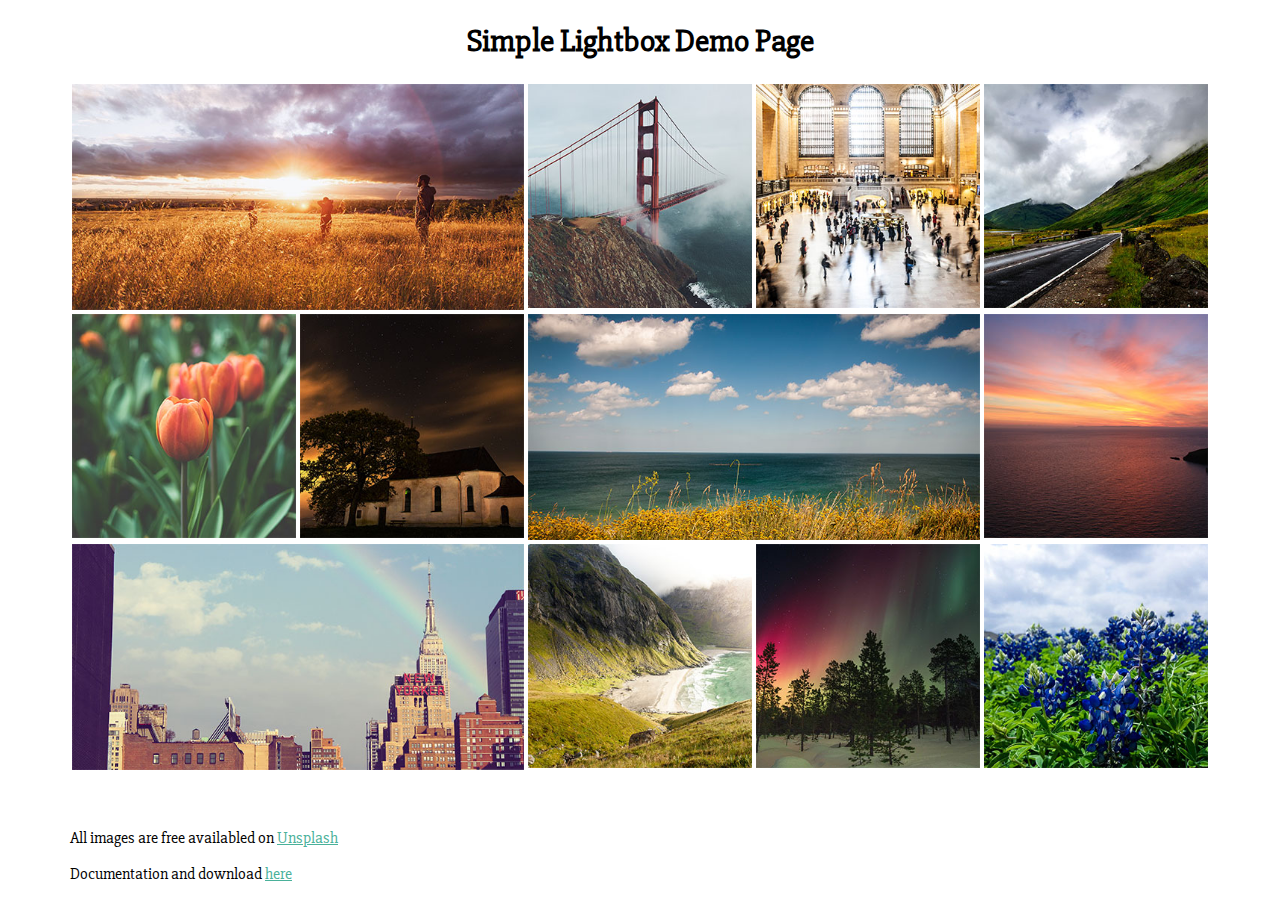
<file: simplelightbox-master/demo/index.html>
<!DOCTYPE html>
<html lang="en">
<head>
	<meta charset="utf-8">
	<meta http-equiv="X-UA-Compatible" content="IE=edge">
	<meta content="width=device-width, initial-scale=1, maximum-scale=1, user-scalable=no" name="viewport">
	<title>Simple Lightbox - Responsive touch friendly Image lightbox</title>
	<link href='https://fonts.googleapis.com/css?family=Slabo+27px' rel='stylesheet' type='text/css'>
	<link href='../dist/simplelightbox.min.css' rel='stylesheet' type='text/css'>
	<link href='demo.css' rel='stylesheet' type='text/css'>
</head>
<body>
	<div class="container">
		<h1 class="align-center">Simple Lightbox Demo Page</h1>
		<div class="gallery">
			<a href="images/image1.jpg" class="big"><img src="images/thumbs/thumb1.jpg" alt="" title="Beautiful Image" /></a>
			<a href="images/image2.jpg"><img src="images/thumbs/thumb2.jpg" alt="" title=""/></a>
			<a href="images/image3.jpg"><img src="images/thumbs/thumb3.jpg" alt="" title="Beautiful Image"/></a>
			<a href="images/image4.jpg"><img src="images/thumbs/thumb4.jpg" alt="" title=""/></a>
			<div class="clear"></div>

			<a href="images/image5.jpg"><img src="images/thumbs/thumb5.jpg" alt="" title=""/></a>
			<a href="images/image6.jpg"><img src="images/thumbs/thumb6.jpg" alt="" title=""/></a>
			<a href="images/image7.jpg" class="big"><img src="images/thumbs/thumb7.jpg" alt="" title=""/></a>
			<a href="images/image8.jpg"><img src="images/thumbs/thumb8.jpg" alt="" title=""/></a>
			<div class="clear"></div>

			<a href="images/image9.jpg" class="big"><img src="images/thumbs/thumb9.jpg" alt="" title=""/></a>
			<a href="images/image10.jpg"><img src="images/thumbs/thumb10.jpg" alt="" title=""/></a>
			<a href="images/image11.jpg"><img src="images/thumbs/thumb11.jpg" alt="" title=""/></a>
			<a href="images/image12.jpg"><img src="images/thumbs/thumb12.jpg" alt="" title=""/></a>
			<div class="clear"></div>

		</div>
		<br><br>
			<p>All images are free availabled on <a href="https://unsplash.com/" target="_blank">Unsplash</a></p>
			<p>Documentation and download <a target="_blank" href="http://andreknieriem.de/simple-lightbox/">here</a></p>
	</div>
<script src="https://ajax.googleapis.com/ajax/libs/jquery/2.2.4/jquery.min.js"></script>
<script type="text/javascript" src="../dist/simple-lightbox.js"></script>
<script>
	$(function(){
		var $gallery = $('.gallery a').simpleLightbox();

		$gallery.on('show.simplelightbox', function(){
			console.log('Requested for showing');
		})
		.on('shown.simplelightbox', function(){
			console.log('Shown');
		})
		.on('close.simplelightbox', function(){
			console.log('Requested for closing');
		})
		.on('closed.simplelightbox', function(){
			console.log('Closed');
		})
		.on('change.simplelightbox', function(){
			console.log('Requested for change');
		})
		.on('next.simplelightbox', function(){
			console.log('Requested for next');
		})
		.on('prev.simplelightbox', function(){
			console.log('Requested for prev');
		})
		.on('nextImageLoaded.simplelightbox', function(){
			console.log('Next image loaded');
		})
		.on('prevImageLoaded.simplelightbox', function(){
			console.log('Prev image loaded');
		})
		.on('changed.simplelightbox', function(){
			console.log('Image changed');
		})
		.on('nextDone.simplelightbox', function(){
			console.log('Image changed to next');
		})
		.on('prevDone.simplelightbox', function(){
			console.log('Image changed to prev');
		})
		.on('error.simplelightbox', function(e){
			console.log('No image found, go to the next/prev');
			console.log(e);
		});
	});
</script>
</body>
</html>
</file>
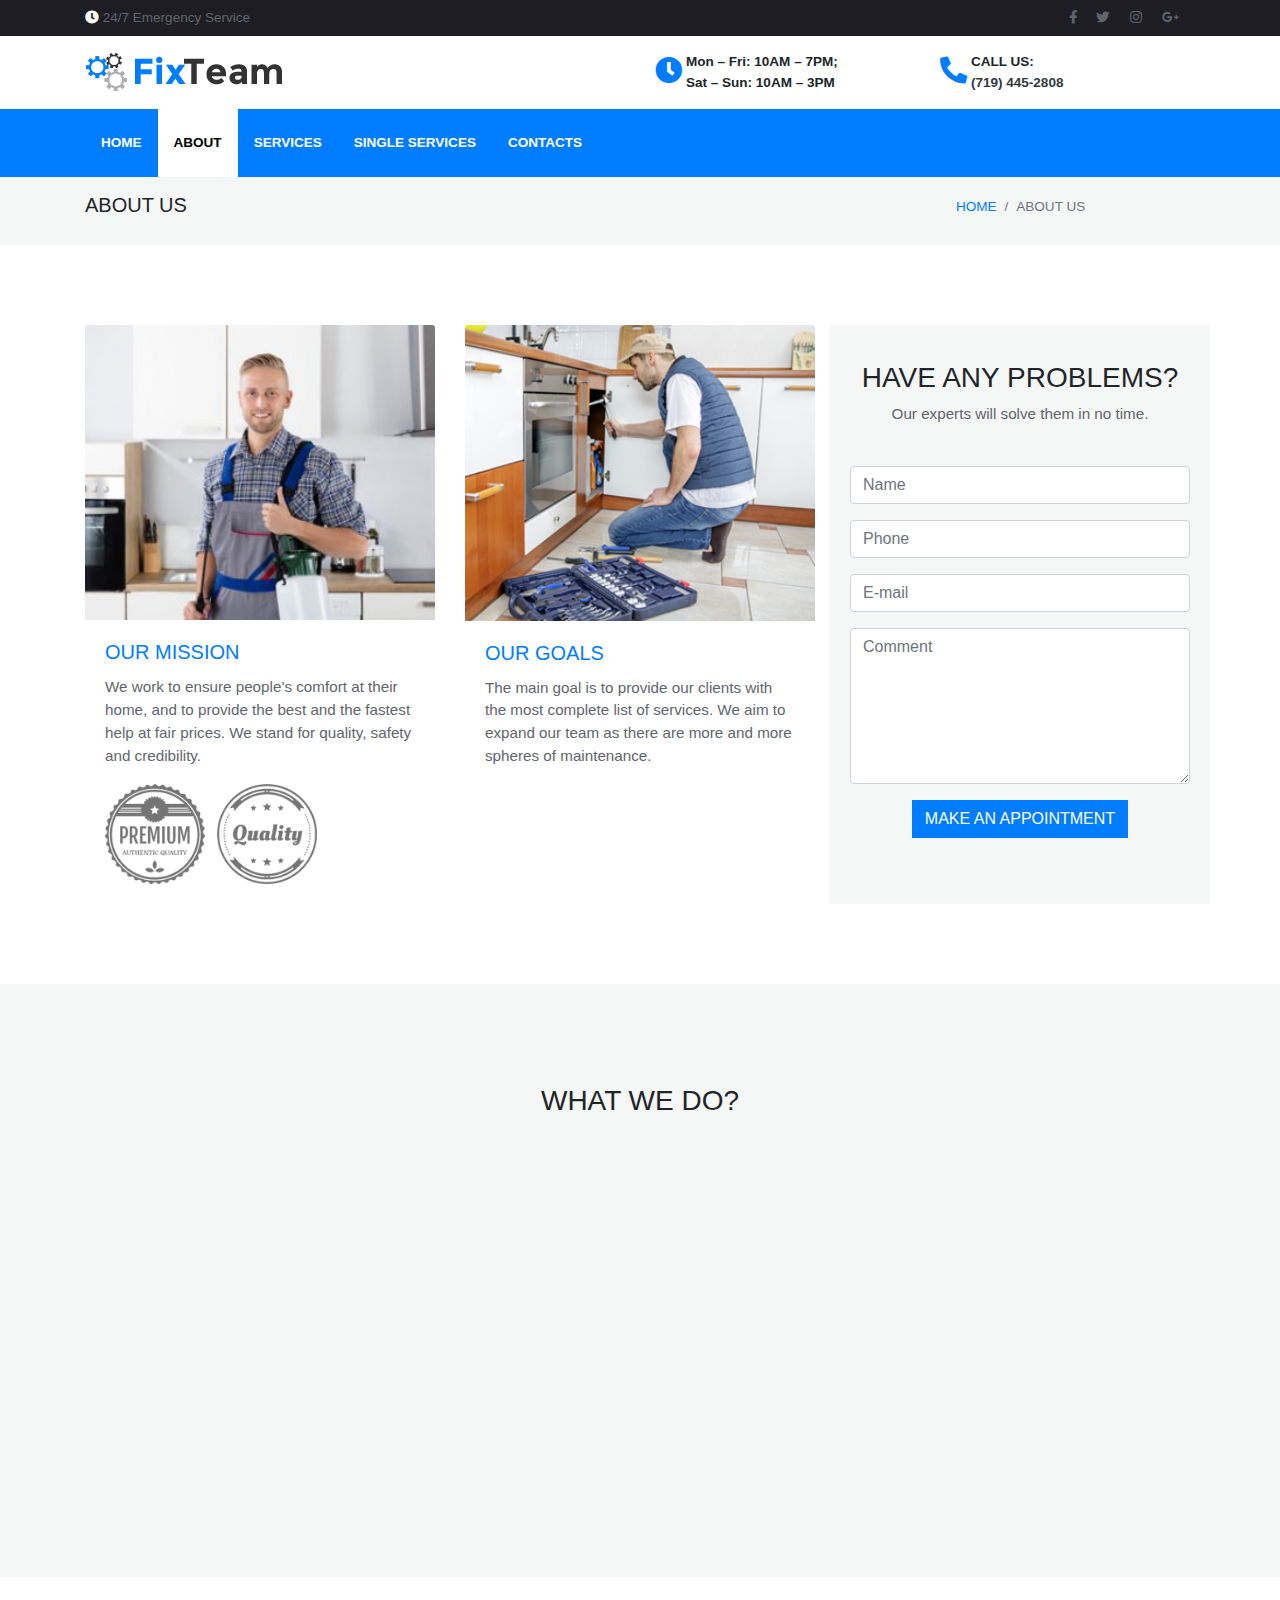
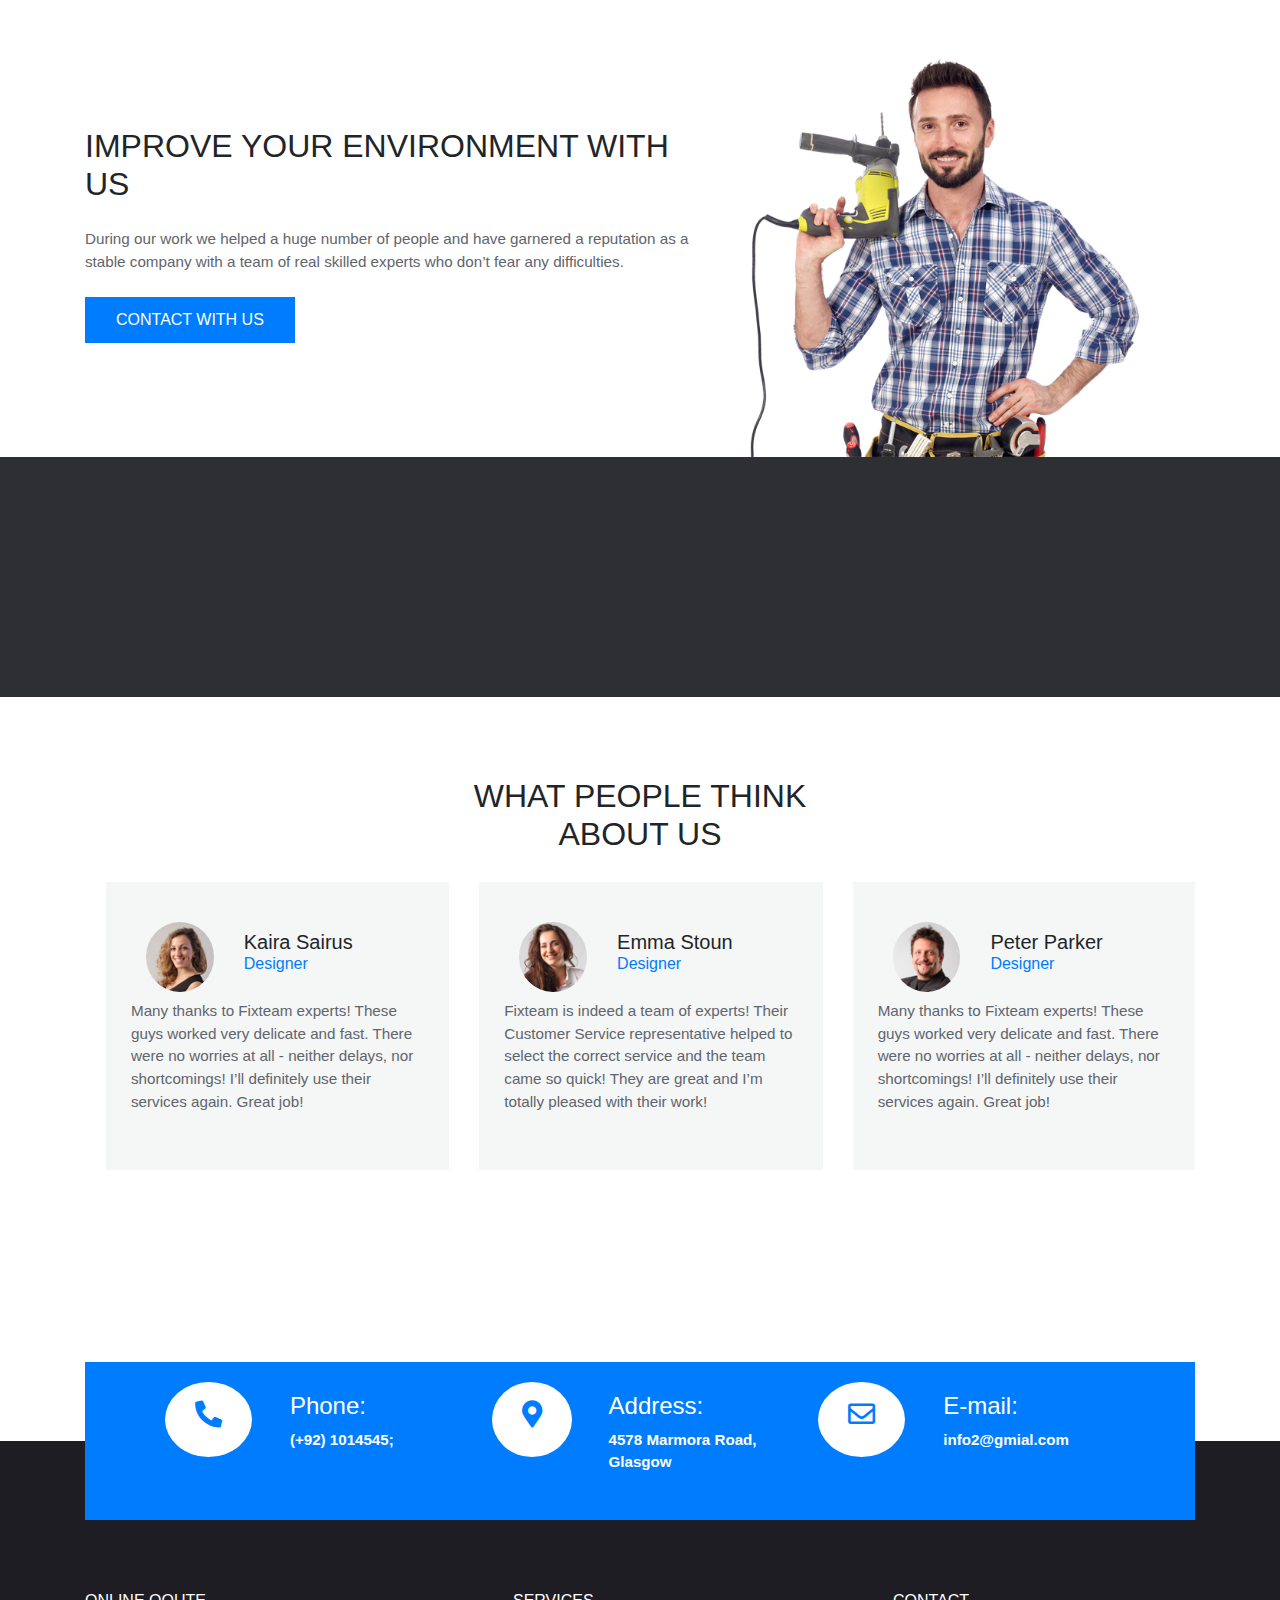
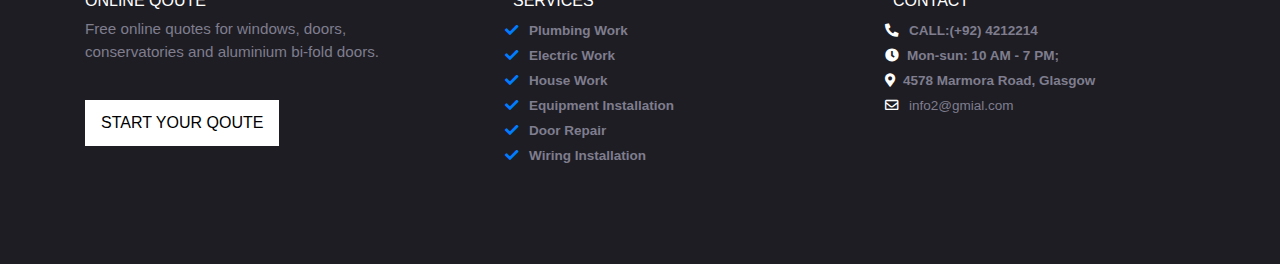
<file: about.html>
<!DOCTYPE html>
<html>
<head>
	<meta charset="utf-8">
	<meta name="viewport" content="width=device-width, intial-scale=1, maximum-scale=1">
	<title>Fix Team-Fix Service</title>
	<link rel="stylesheet" href="css/bootstrap.min.css">
	<link rel="stylesheet" type="text/css" href="css/style.css">
	<link rel="stylesheet" type="text/css" href="fontawesome/css/all.min.css">
	<link rel="stylesheet" type="text/css" href="css/owl.carousel.min.css">
	<link rel="alternate" href="css/owl.theme.default.min.css">
	<link rel="stylesheet"  href="https://cdnjs.cloudflare.com/ajax/libs/animate.css/3.7.2/animate.min.css">
	<link rel="shortcut icon" href="images/favicon (4).ico" type="image/x-icon">
</head>
<body onload="myfunction()">
		<div id="loading"></div>
<header>
	<div class="bgcolor text-white pt-2 pb-2">
		<div class="container">
			<div class="row">
				<div class="col-md-6 h-center">
					<i class="fas fa-clock"></i>
					<span class="text_color">24/7 Emergency Service</span>
				</div>
				<div class="col-md-6 text-right h-center">
					<div class="hover">
						<a href=""><i class="fab fa-facebook-f pr-3 text_color"></i></a>
						<a href=""><i class="fab fa-twitter pr-3 text_color" ></i></a>
						<a href=""><i class="fab fa-instagram pr-3 text_color"></i></a>
						<a href=""><i class="fab fa-google-plus-g pr-3 text_color"></i></a>
					</div>
				</div>
			</div>
		</div>
	</div>
	<div class="bg_secondary pt-3 pb-3">
		<div class="container">
			<div class="row">
				<div class="col-md-6 h-center">
					<img src="images/logo-1.png" alt="img">
				</div>
			<div class="col-md-6">
				<div class="row">
					<div class="col-md-6 h-center">
						<div class="media">
							<i class="fas fa-clock pr-1 pt-1 fa-2x color_primary hide-font"></i>
								<div class="media-body">
									<div class="font-weight-bold">
										Mon – Fri: 10AM – 7PM;
										<br>
										Sat – Sun: 10AM – 3PM
									</div>
								</div>
							</div>		
						</div>
					<div class="col-md-6 h-center">
						<div class="media ">
							<i class="fas fa-phone-alt pr-1 pt-1 fa-2x color_primary hide-font" ></i>
								<div class="media-body">
									<div class="font-weight-bold">
										CALL US:
										<br>
										<a href="" title="" class="text-dark">(719) 445-2808</a>
									</div>
								</div>
						</div>		
					</div>
				</div>
			</div>
		</div>
	</div>
</div>
</header><!-- /header -->

<nav class="navbar navbar-expand-lg navbar-light bg_primary pt-0 pb-0 sticky-top">
	<div class="container">
 		<button class="navbar-toggler" type="button" data-toggle="collapse" data-target="#navbarSupportedContent" aria-controls="navbarSupportedContent" aria-expanded="false" aria-label="Toggle navigation" style="background-color: #fff;">
		 <span class="navbar-toggler-icon"></span>
	    </button>
		 <div class="collapse navbar-collapse" id="navbarSupportedContent">
		  <ul class="navbar-nav mr-auto hover2">
		   <li class="nav-item">
		    <a class="nav-link pr-3 pl-3 pt-4 pb-4 font-weight-bold" href="index.html">HOME <span class="sr-only">(current)</span></a>
		  </li>
		  <li class="nav-item active">
		    <a class="nav-link pr-3 pl-3 pt-4 pb-4  font-weight-bold" href="about.html">ABOUT <span class="sr-only">(current)</span></a>
		  </li>
		   <li class="nav-item">
		    <a class="nav-link pr-3 pl-3 pt-4 pb-4  font-weight-bold" href="services.html">SERVICES<span class="sr-only">(current)</span></a>
		  </li>
		   <li class="nav-item ">
		    <a class="nav-link pr-3 pl-3 pt-4 pb-4 font-weight-bold" href="singleservices.html">SINGLE SERVICES<span class="sr-only">(current)</span></a>
		  </li>
		   <li class="nav-item">
		    <a class="nav-link pr-3 pl-3 pt-4 pb-4  font-weight-bold" href="contacts.html">CONTACTS <span class="sr-only">(current)</span></a>
		  </li>
		 </ul>
		</div>
	 </div>
</nav>

<section style="background-color: #f5f6f6;">
	<div class="container">
		<div class="row">
			<div class="col-md-9 pt-3">
				<h5 class="mb-0">ABOUT US</h5>
			</div>
			<div class="col-md-3 text_right">
				<nav aria-label="breadcrumb">
 				 <ol class="breadcrumb">
    			  <li class="breadcrumb-item pt-2"><a href="home.html">HOME</a></li>
    				<li class="breadcrumb-item active pt-2" aria-current="page">ABOUT US</li>
 				 </ol>
				</nav>
			</div>
		</div>
	</div>
</section>
	
<section style="padding: 80px 0;">
	<div class="container">
		<div class="row">
			<div class="col-md-4">
				<div class="card border_none">
                 <img src="images/aboutimg2.jpg" class="card-img-top" alt="text">
                 <div class="card-body">
                  <h5 class="card-title color_primary">OUR MISSION</h5>
                  <p class="card-text">We work to ensure people’s comfort at their home, and to provide the best and the fastest help at fair prices. We stand for quality, safety and credibility.</p>
                  		<img src="images/brand-1.png" alt="text" style="width: 100px;">
                  		<img src="images/brand-2.png" alt="text" class="ml-2" style="width: 100px;">
                 </div>
               </div>
			</div>
			<div class="col-md-4">
				<div class="card border_none">
                 <img src="images/aboutimg1.jpg" class="card-img-top" alt="text">
                 <div class="card-body">
                  <h5 class="card-title color_primary">OUR GOALS</h5>
                  <p class="card-text">The main goal is to provide our clients with the most complete list of services. We aim to expand our team as there are more and more spheres of maintenance.</p>
                 </div>
               </div>
			</div>
			<div class="col-md-4 text-center" style="background-color: #f5f6f6; padding: 20px;">
				<h3 class="pt-3">HAVE ANY PROBLEMS?</h3>
				<p class="pb-4">Our experts will solve them in no time.</p>
				<form action="" method="post">
					<div class="form-group">
						<input type="text" name="name" class="form-control" placeholder="Name">
					</div>
					<div class="form-group">
						<input type="text" name="phone" class="form-control" placeholder="Phone">
					</div>
					<div class="form-group">
						<input type="text" name="email" class="form-control" placeholder="E-mail">
					</div>
					<div class="form-group">
						<textarea class="form-control about_padding" placeholder="Comment"></textarea>
					</div>
					<div class="form-group">
						<input type="submit" name="submit" value="MAKE AN APPOINTMENT" class="btn btn-outline-dark btn_7">
					</div>
				</form>
			</div>
		</div>
	</div>
</section>
									<section class="work" style="background-color: #f5f6f6;">
										<div class="container">
											<h3 class="text-center">WHAT WE DO?	</h3>
											<div class="row">
												<div class="col-md-4">
													<div class="card card_2 shadow wow fadeInUp">
														  <i class="fas fa-shower fa-3x color_primary text-center pt-5 pb-3"></i>
														  <div class="card-body text-center">
														    <h5 class="card-title">PLUMBING WORK</h5>
														    <p class="card-text">Plumbing is such a sphere in our houses that requires some professional skills and manpower. We can offer you to resolve problems.</p>
													    <a href="#" class="btn btn-outline-success btn_3 mb-3">VIEW DETAILS</a>
													  </div>
													</div>
												</div>
												<div class="col-md-4">
													<div class="card card_2 shadow wow fadeInUp">
														  <i class="fas fa-bolt fa-3x color_primary text-center pt-5 pb-3"></i>
														  <div class="card-body text-center">
														    <h5 class="card-title">ELECTRIC WORK</h5>
														    <p class="card-text">Electrical installation and repair are very serious and not following safety rules may cause not only damage in your wiring harness, but also hurt you.</p>
														    <a href="#" class="btn btn-outline-success btn_3 mb-3">VIEW DETAILS</a>
														 </div>
													</div>
												</div>
												<div class="col-md-4">
													<div class="card card_2 shadow wow fadeInUp">
														  <i class="fas fa-wrench fa-3x color_primary text-center pt-5 pb-3"></i>
														  <div class="card-body text-center">
														    <h5 class="card-title">HOUSE WORK</h5>
														    <p class="card-text">We face different minor and major malfunctions in house spheres. We provide with a wide range of home maintenance to help make live easier.</p>
														   <a href="#" class="btn btn-outline-success btn_3 mb-3">VIEW DETAILS</a>
														 </div>
													</div>
												</div>
											</div>
										</div>
										
									</section>
										<section  class="pad_bottom">
											<div class="container">
												<div class="row">
													<div class="col-md-7" style="margin: 150px 0 0 0;">
														<h2 class="mb-4">IMPROVE YOUR ENVIRONMENT WITH US</h2>
														<p class="mb-4">During our work we helped a huge number of people and have garnered a reputation as a stable company with a team of real skilled experts who don’t fear any difficulties.</p>
														<button type="button" class="btn btn-outline-dark btn_5 ">CONTACT WITH US</button>
													</div>
													<div class="col-md-5">
														<img src="images/home-img-1.png" alt="text" class="responsive-img" style="margin-top: 80px; height: 400px;">					
													</div>	
													
																	
												</div>					
											</div>					
										</section>
										<section style="background-color: #2e2f33; padding: 80px 0;" class="h-center" >
										<div class="container">
											<div class="row">
												<div class="col-md-3 wow fadeIn">
													<div class="row">
														<div class="col-md-3">
															<i class="fas fa-home fa-3x text-white mt-2 text-center margin_responsive"></i>
														</div>
														<div class="col-md-9">
															<h2 class="color_primary mb-0 counter margin_responsive">1529</h2>
															<h6 class="text-white">REPAIRED HOUSES</h6>
														</div>
													</div>
												</div>
												<div class="col-md-3 wow fadeIn">
													<div class="row">
														<div class="col-md-3">
															<i class="fas fa-users fa-3x text-white mt-2 margin_responsive"></i>
														</div>
														<div class="col-md-9">
															<h2 class="color_primary mb-0 counter margin_responsive">4012</h2>
															<h6 class="text-white">HAPPY CLIENTS</h6>
														</div>
													</div>
												</div>
												<div class="col-md-3 wow fadeIn">
													<div class="row">
														<div class="col-md-3">
															<i class="fas fa-users fa-3x text-white mt-2 margin_responsive"></i>
														</div>
														<div class="col-md-9">
															<h2 class="color_primary mb-0 counter margin_responsive">42</<h2>
															<h6 class="text-white">QUALIFIED STUFF</h6>
														</div>
													</div>
												</div>
												<div class="col-md-3 wow fadeIn">
													<div class="row">
														<div class="col-md-3">
															<i class="far fa-clock fa-3x text-white mt-2 margin_responsive"></i>
														</div>
														<div class="col-md-9">
															<h3 class="color_primary mb-0 counter margin_responsive">20</h3>
															<h6 class="text-white">YEARS OF EXPERIENCE</h6>
														</div>
													</div>
												</div>
											</div>
										</div>
									</section>
									<section style="padding: 80px 0 0 0;">
											<div class="container">
												<h2 class="text-center">WHAT PEOPLE THINK<br>ABOUT US</h2>
												<div class="owl-carousel owl-theme" style="height: 500px;">
												    <div class="item">
												    	<div class="testi">
												    		<div class="row">
												    			<div class="col-md-4">
												    				<img src="images/testi-1.jpg" alt="text" class="testi-img testi-img-responsive">
												    			</div>
												    			<div class="col-md-8">
												    				<h5 class="mb-0 mt-2">Kaira Sairus</h5>
												    				<h6 class="color_primary">Designer</h6>
												    			</div>
												    			<p class="mt-2">Many thanks to Fixteam experts! These guys worked very delicate and fast. There were no worries at all - neither delays, nor shortcomings! I’ll definitely use their services again. Great job!</p>
												    		</div>
												    	</div>
												    </div>
												    <div class="item">
												    	<div class="testi">
												    		<div class="row">
												    			<div class="col-md-4">
												    				<img src="images/testi-2.jpg" alt="text" class="testi-img testi-img-responsive">
												    			</div>
												    			<div class="col-md-8">
												    				<h5 class="mb-0 mt-2">Emma Stoun</h5>
												    				<h6 class="color_primary">Designer</h6>
												    			</div>
												    			<p class="mt-2">Fixteam is indeed a team of experts! Their Customer Service representative helped to select the correct service and the team came so quick! They are great and I’m totally pleased with their work!</p>
												    		</div>
												    	</div>
												    </div>
												    <div class="item">
												    	<div class="testi">
												    		<div class="row">
												    			<div class="col-md-4">
												    				<img src="images/testi-3.jpg" alt="text" class="testi-img testi-img-responsive">
												    			</div>
												    			<div class="col-md-8">
												    				<h5 class="mb-0 mt-2">Peter Parker</h5>
												    				<h6 class="color_primary">Designer</h6>
												    			</div>
												    			<p class="mt-2">Many thanks to Fixteam experts! These guys worked very delicate and fast. There were no worries at all - neither delays, nor shortcomings! I’ll definitely use their services again. Great job!</p>
												    		</div>
												    	</div>
												    </div>
												</div>		
											</div>
										</section>

										<div class="container">
											<section class="bg_primary contact h-center">
												<div class="row">
													<div class="col-md-4">
														<div class="row">
															<div class="col-md-4 text-center">
																<span class="radius2">
																	<i class="fas fa-phone-alt color_primary fa-2x mt-2 pad_bottom pad_top" ></i>
																</span>
															</div>
															<div class="col-md-8 text-white">
																<h4 class="pl-3">Phone:</h4>
																<span>
																<a href="" class="text-white font-weight-bold fontsize pl-3">(+92) 1014545;</a>
																</span>
															</div>
														</div>
													</div>
													<div class="col-md-4">
														<div class="row">
															<div class="col-md-4 text-center">
																<span class="radius2 text-center">
																	<i class="fas fa-map-marker-alt color_primary fa-2x mt-2 pad_bottom pad_top" ></i>
																</span>
															</div>
															<div class="col-md-8 text-white">
																<h4 class="pl-2">Address:</h4>
																<p class="fontsize font-weight-bold text-white pl-2">4578 Marmora Road, Glasgow</p>
															</div>
														</div>
													</div>
													<div class="col-md-4">
														<div class="row">
															<div class="col-md-4 text-center">
																<span class="radius2">
																	<i class="far fa-envelope color_primary fa-2x mt-2 pad_bottom pad_top" ></i>
																</span>
															</div>
															<div class="col-md-8 text-white">
																<h4 class="pl-3">E-mail:</h4>
																<span><a href="" class="text-white fontsize font-weight-bold pl-3">info2@gmial.com</a></span>
															</div>
														</div>
													</div>

												</div>												
											</section>
											
										</div>
										<footer style="background-color: #1e1d24; padding: 150px 0 80px 0;" class="text-white">
											<div class="container">
												<div class="row">
													<div class="col-md-4 margin_left mb-3">
														<h6>ONLINE QOUTE</h6>
														<p class="textcolor">Free online quotes for windows, doors, conservatories and aluminium bi-fold doors.</p><br>
														<button type="button" class="btn btn-outline-info btn_6">START YOUR QOUTE</button>
													</div>
													<div class="col-md-4">
														<h6 class="ml-5">SERVICES</h6>
														<ul class="ullist mr-5">
															<li><i class="fas fa-check color_primary"><a href="" title="">Plumbing Work</a></i></li>
															<li><i class="fas fa-check color_primary"><a href="" title="">Electric Work</a></i></li>
															<li><i class="fas fa-check color_primary"><a href="" title="">House Work</a></i></li>
															<li><i class="fas fa-check color_primary"><a href="" title="">Equipment Installation</a></i></li>
															<li><i class="fas fa-check color_primary"><a href="" title="">Door Repair</a></i></li>
															<li><i class="fas fa-check color_primary"><a href="" title="">Wiring Installation</a></i></li>
														</ul>
													</div>
													<div class="col-md-4">
														<h6 class="ml-5">CONTACT</h6>
														<ul class="ullist">
															<li><i class="fas fa-phone-alt m"><a href="">CALL:(+92) 4212214</a></i></li>
															<li><i class="fas fa-clock"><span class="textcolor pl-2	">Mon-sun: 10 AM - 7 PM;</span></i></li>
															<li><i class="fas fa-map-marker-alt"><span class="textcolor pl-2">4578 Marmora Road, Glasgow</span></i></li>
															<li><i class="far fa-envelope" ><a href="">info2@gmial.com</a></i></li>
														</ul>												
													</div>
												</div>
											</div>
										</footer>
										


























	<script src="js/jquery-3.4.1.min.js"></script>
	<script src="js/bootstrap.min.js"></script>
	<script src="imakewebthings-waypoints-34d9f6d/lib/jquery.waypoints.min.js"></script>
	<script src="Counter-Up-master/jquery.counterup.min.js"></script>
	<script src="js/owl.carousel.min.js"></script>
	<script type="text/javascript" src="https://cdnjs.cloudflare.com/ajax/libs/wow/1.1.2/wow.min.js"></script>
	<script src="js/smooth-scroll.js"></script>
	<script>
		preloader=document.getElementById('loading');
		function myfunction(){
			preloader.style.display='none';
		}
	new WOW().init();

  $('.counter').counterUp({
    delay: 10,
    time: 1000
});
  
  $('.owl-carousel').owlCarousel({
    loop:true,
    margin:10,
    nav:true,
  	autplay:true,
    responsive:{
        0:{
            items:1
        },
        600:{
            items:2
        },
        1000:{
            items:3
        }
    }
});

</script>


</body>
</html>
</file>
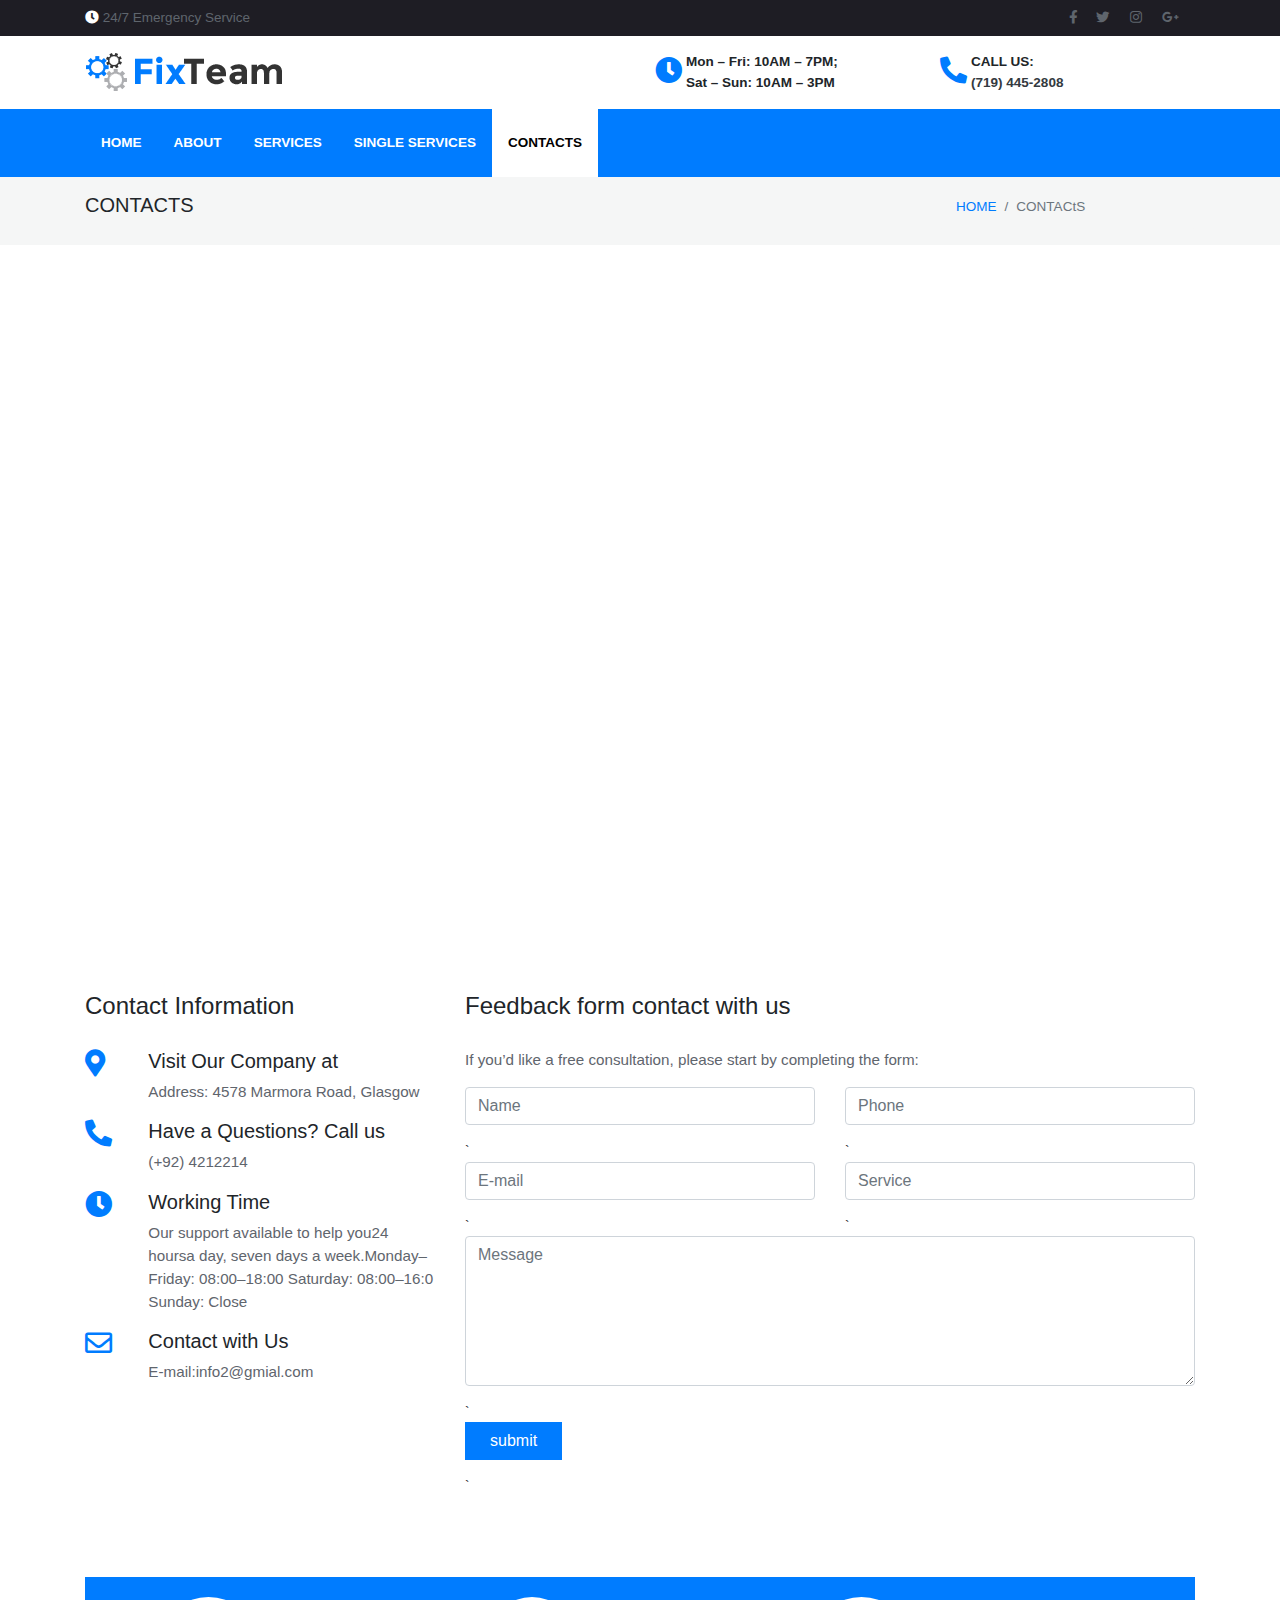
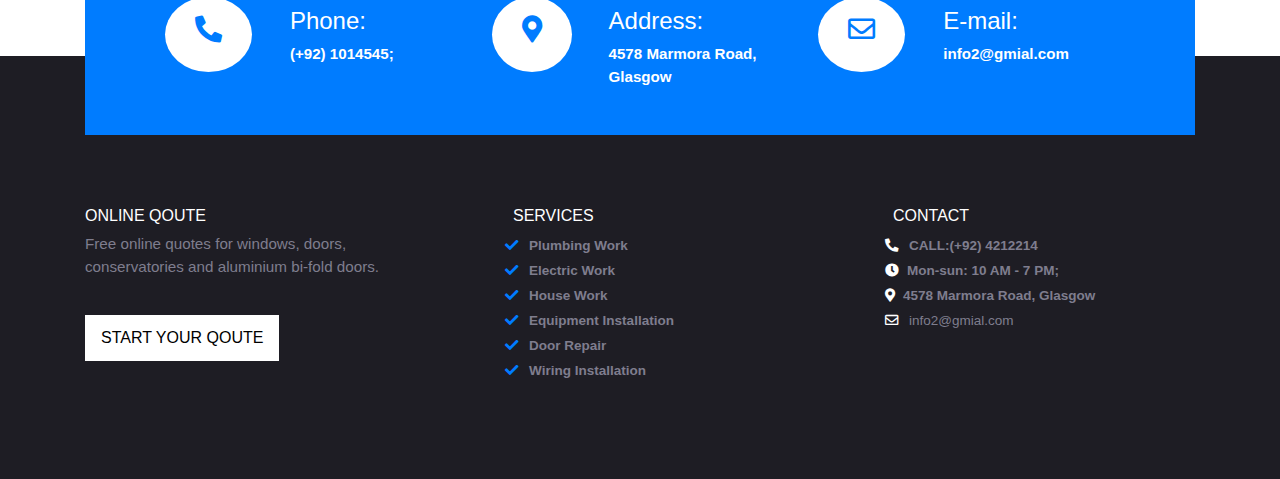
<file: contacts.html>
<!DOCTYPE html>
<html>
<head>
	<meta charset="utf-8">
	<meta name="viewport" content="width=device-width, intial-scale=1, maximum-scale=1">
	<title>Fix Team-Fix Service</title>
	<link rel="stylesheet" href="css/bootstrap.min.css">
	<link rel="stylesheet" type="text/css" href="css/style.css">
	<link rel="stylesheet" type="text/css" href="fontawesome/css/all.min.css">
	<link rel="shortcut icon" href="images/favicon (4).ico" type="image/x-icon">
</head>
<body onload="myfunction()">
		<div id="loading"></div>
<header>
	<div class="bgcolor text-white pt-2 pb-2">
		<div class="container">
			<div class="row">
				<div class="col-md-6 h-center">
					<i class="fas fa-clock"></i>
					<span class="text_color">24/7 Emergency Service</span>
				</div>
				<div class="col-md-6 text-right h-center">
					<div class="hover">
						<a href=""><i class="fab fa-facebook-f pr-3 text_color"></i></a>
						<a href=""><i class="fab fa-twitter pr-3 text_color" ></i></a>
						<a href=""><i class="fab fa-instagram pr-3 text_color"></i></a>
						<a href=""><i class="fab fa-google-plus-g pr-3 text_color"></i></a>
					</div>
				</div>
			</div>
		</div>
	</div>
	<div class="bg_secondary pt-3 pb-3">
		<div class="container">
			<div class="row">
				<div class="col-md-6 h-center">
					<img src="images/logo-1.png" alt="img">
				</div>
			<div class="col-md-6">
				<div class="row">
					<div class="col-md-6 h-center">
						<div class="media">
							<i class="fas fa-clock pr-1 pt-1 fa-2x color_primary hide-font"></i>
								<div class="media-body">
									<div class="font-weight-bold">
										Mon – Fri: 10AM – 7PM;
										<br>
										Sat – Sun: 10AM – 3PM
									</div>
								</div>
							</div>		
						</div>
					<div class="col-md-6 h-center">
						<div class="media ">
							<i class="fas fa-phone-alt pr-1 pt-1 fa-2x color_primary hide-font" ></i>
								<div class="media-body">
									<div class="font-weight-bold">
										CALL US:
										<br>
										<a href="" title="" class="text-dark">(719) 445-2808</a>
									</div>
								</div>
						</div>		
					</div>
				</div>
			</div>
		</div>
	</div>
</div>
</header><!-- /header -->

<nav class="navbar navbar-expand-lg navbar-light bg_primary pt-0 pb-0 sticky-top">
	<div class="container">
 		<button class="navbar-toggler" type="button" data-toggle="collapse" data-target="#navbarSupportedContent" aria-controls="navbarSupportedContent" aria-expanded="false" aria-label="Toggle navigation" style="background-color: #fff;">
		 <span class="navbar-toggler-icon"></span>
	    </button>
		 <div class="collapse navbar-collapse" id="navbarSupportedContent">
		  <ul class="navbar-nav mr-auto hover2">
		   <li class="nav-item">
		    <a class="nav-link pr-3 pl-3 pt-4 pb-4 font-weight-bold" href="index.html">HOME <span class="sr-only">(current)</span></a>
		  </li>
		  <li class="nav-item">
		    <a class="nav-link pr-3 pl-3 pt-4 pb-4  font-weight-bold" href="about.html">ABOUT <span class="sr-only">(current)</span></a>
		  </li>
		   <li class="nav-item">
		    <a class="nav-link pr-3 pl-3 pt-4 pb-4  font-weight-bold" href="services.html">SERVICES<span class="sr-only">(current)</span></a>
		  </li>
		   <li class="nav-item ">
		    <a class="nav-link pr-3 pl-3 pt-4 pb-4 font-weight-bold" href="singleservices.html">SINGLE SERVICES<span class="sr-only">(current)</span></a>
		  </li>
		   <li class="nav-item active">
		    <a class="nav-link pr-3 pl-3 pt-4 pb-4  font-weight-bold" href="contacts.html">CONTACTS <span class="sr-only">(current)</span></a>
		  </li>
		 </ul>
		</div>
	 </div>
</nav>

<section style="background-color: #f5f6f6;">
	<div class="container">
		<div class="row">
			<div class="col-md-9 pt-3">
				<h5 class="mb-0">CONTACTS</h5>
			</div>
			<div class="col-md-3 text_right">
				<nav aria-label="breadcrumb">
 				 <ol class="breadcrumb">
    			  <li class="breadcrumb-item pt-2"><a href="index.html">HOME</a></li>
    				<li class="breadcrumb-item active pt-2" aria-current="page">CONTACtS</li>
 				 </ol>
				</nav>
			</div>
		</div>
	</div>
</section>


<section style="padding: 80px 0;">
	<div class="container">
		<div class="row">
			<div class="col-md-12">
				<iframe src="https://www.google.com/maps/embed?pb=!1m14!1m12!1m3!1d9552230.49955519!2d-13.427005099276492!3d54.23163962405083!2m3!1f0!2f0!3f0!3m2!1i1024!2i768!4f13.1!5e0!3m2!1sen!2s!4v1568972250518!5m2!1sen!2s" width="100%" height="500" frameborder="0" style="border:0;" allowfullscreen=""></iframe>

			</div>	
		</div>	
	</div>	
</section>

<section style="padding: 80px 0;" class="h-center">
	<div class="container">
		<div class="row">
			<div class="col-md-4">
				<h4>Contact Information</h4><br>
				<div class="row">
					<div class="col-md-2">
						<i class="fas fa-map-marker-alt fa-2x color_primary"></i>	
					</div>
					<div class="col-md-10">
						<h5>Visit Our Company at</h5>
						<p>Address: 4578 Marmora Road, Glasgow</p>
					</div>
				</div>
				<div class="row">
					<div class="col-md-2">
						<i class="fas fa-phone-alt fa-2x color_primary"></i>	
					</div>
					<div class="col-md-10">
						<h5>Have a Questions? Call us</h5>
						<p><a href="" title="" class="text_color">(+92) 4212214</a></p>
					</div>
				</div>
				<div class="row">
					<div class="col-md-2">
						<i class="fas fa-clock fa-2x color_primary"></i>	
					</div>
					<div class="col-md-10">
						<h5>Working Time</h5>
						<p>Our support available to help you24 hoursa day, seven days a week.Monday–Friday: 08:00–18:00 Saturday: 08:00–16:0 Sunday: Close</p>
					</div>
				</div>
				<div class="row">
					<div class="col-md-2">
						<i class="far fa-envelope color_primary fa-2x"></i>	
					</div>
					<div class="col-md-10">
						<h5>Contact with Us</h5>
						<p>E-mail:<a href="" title="" class="text_color">info2@gmial.com</a></p>
					</div>
				</div>
			</div>
			<div class="col-md-8">
				<h4>Feedback form contact with us</h4><br>
				<p>If you’d like a free consultation, please start by completing the form:</p>
				<div class="row">
					<div class="col-md-6">
						<form action="" method="post">
							<div class="form-group">
								<input type="text" name="name" class="form-control" placeholder="Name">
							</div>`
						</form>
					</div>
					<div class="col-md-6">
						<form action="" method="post">
							<div class="form-group">
								<input type="text" name="phone" class="form-control" placeholder="Phone">
							</div>`
						</form>
					</div>
				</div>
				<div class="row">
					<div class="col-md-6">
						<form action="" method="post">
							<div class="form-group">
								<input type="text" name="email" class="form-control" placeholder="E-mail">
							</div>`
						</form>
					</div>
					<div class="col-md-6">
						<form action="" method="post">
							<div class="form-group">
								<input type="text" name="services" class="form-control" placeholder="Service">
							</div>`
						</form>
					</div>
				</div>
				<div class="row">
					<div class="col-md-12">
						<form action="" method="post">
							<div class="form-group">
								<textarea name="email" class="form-control" placeholder="Message" style="height: 150px;"></textarea>
							</div>`
						</form>
					</div>
				</div>
				<div class="row">
					<div class="col-md-12">
						<form action="" method="post">
							<div class="form-group">
								<input type="submit" name="submit" value="submit" class="btn btn-outline-dark btn_7 pr-4 pl-4">
							</div>`
						</form>
					</div>
				</div>
			</div>
			
		</div>
	</div>

</section>
									<div class="container">
											<section class="bg_primary contact h-center">
												<div class="row">
													<div class="col-md-4">
														<div class="row">
															<div class="col-md-4 text-center">
																<span class="radius2">
																	<i class="fas fa-phone-alt color_primary fa-2x mt-2 pad_bottom pad_top" ></i>
																</span>
															</div>
															<div class="col-md-8 text-white">
																<h4 class="pl-3">Phone:</h4>
																<span>
																<a href="" class="text-white font-weight-bold fontsize pl-3">(+92) 1014545;</a>
																</span>
															</div>
														</div>
													</div>
													<div class="col-md-4">
														<div class="row">
															<div class="col-md-4 text-center">
																<span class="radius2 text-center">
																	<i class="fas fa-map-marker-alt color_primary fa-2x mt-2 pad_bottom pad_top" ></i>
																</span>
															</div>
															<div class="col-md-8 text-white">
																<h4 class="pl-2">Address:</h4>
																<p class="fontsize font-weight-bold text-white pl-2">4578 Marmora Road, Glasgow</p>
															</div>
														</div>
													</div>
													<div class="col-md-4">
														<div class="row">
															<div class="col-md-4 text-center">
																<span class="radius2">
																	<i class="far fa-envelope color_primary fa-2x mt-2 pad_bottom pad_top" ></i>
																</span>
															</div>
															<div class="col-md-8 text-white">
																<h4 class="pl-3">E-mail:</h4>
																<span><a href="" class="text-white fontsize font-weight-bold pl-3">info2@gmial.com</a></span>
															</div>
														</div>
													</div>

												</div>												
											</section>
											
										</div>
										<footer style="background-color: #1e1d24; padding: 150px 0 80px 0;" class="text-white">
											<div class="container">
												<div class="row">
													<div class="col-md-4 margin_left mb-3">
														<h6>ONLINE QOUTE</h6>
														<p class="textcolor">Free online quotes for windows, doors, conservatories and aluminium bi-fold doors.</p><br>
														<button type="button" class="btn btn-outline-info btn_6">START YOUR QOUTE</button>
													</div>
													<div class="col-md-4">
														<h6 class="ml-5">SERVICES</h6>
														<ul class="ullist mr-5">
															<li><i class="fas fa-check color_primary"><a href="" title="">Plumbing Work</a></i></li>
															<li><i class="fas fa-check color_primary"><a href="" title="">Electric Work</a></i></li>
															<li><i class="fas fa-check color_primary"><a href="" title="">House Work</a></i></li>
															<li><i class="fas fa-check color_primary"><a href="" title="">Equipment Installation</a></i></li>
															<li><i class="fas fa-check color_primary"><a href="" title="">Door Repair</a></i></li>
															<li><i class="fas fa-check color_primary"><a href="" title="">Wiring Installation</a></i></li>
														</ul>
													</div>
													<div class="col-md-4">
														<h6 class="ml-5">CONTACT</h6>
														<ul class="ullist">
															<li><i class="fas fa-phone-alt m"><a href="">CALL:(+92) 4212214</a></i></li>
															<li><i class="fas fa-clock"><span class="textcolor pl-2	">Mon-sun: 10 AM - 7 PM;</span></i></li>
															<li><i class="fas fa-map-marker-alt"><span class="textcolor pl-2">4578 Marmora Road, Glasgow</span></i></li>
															<li><i class="far fa-envelope" ><a href="">info2@gmial.com</a></i></li>
														</ul>												
													</div>
												</div>
											</div>
										</footer>

	<script src="js/jquery-3.4.1.min.js"></script>
	<script src="js/bootstrap.min.js"></script>
	<script src="js/smooth-scroll.js"></script>
	<script>
		preloader=document.getElementById('loading');
		function myfunction(){
			preloader.style.display='none';
		}
	</script>
	
</body>
</html>
</file>
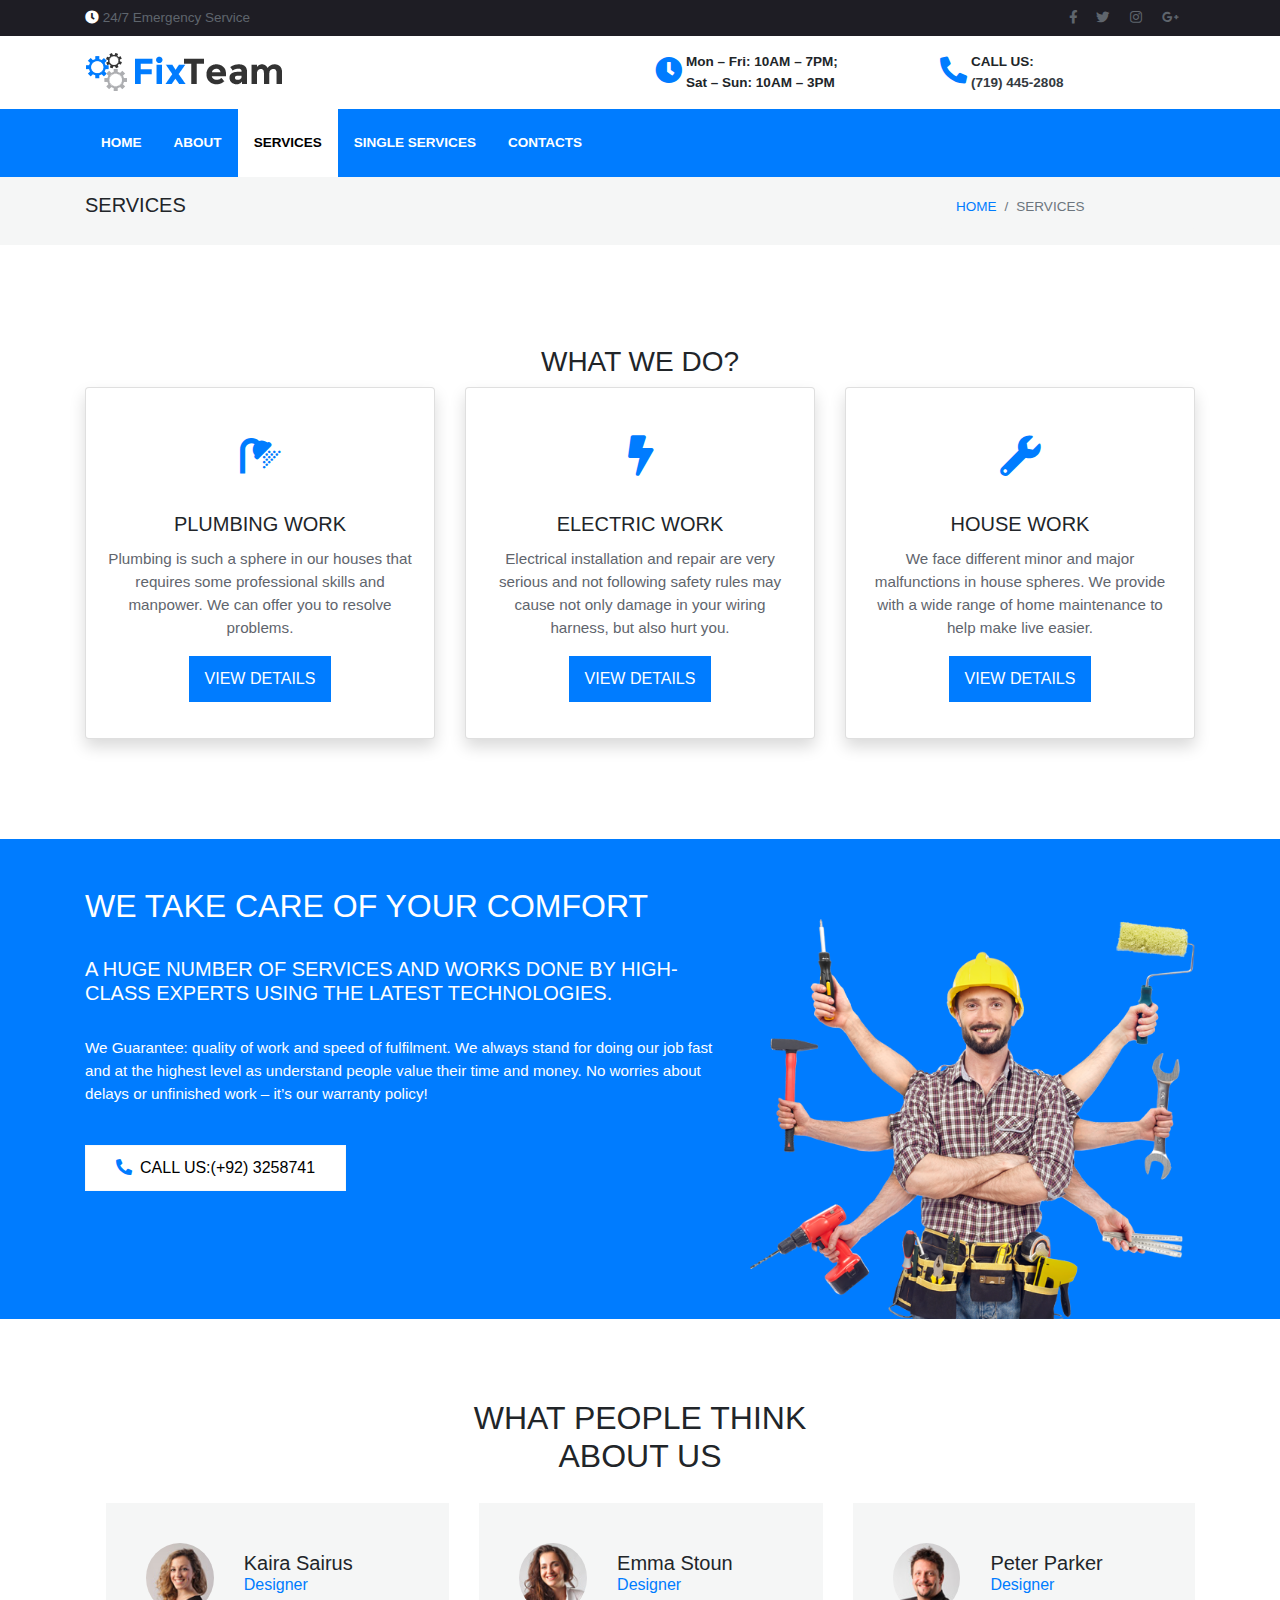
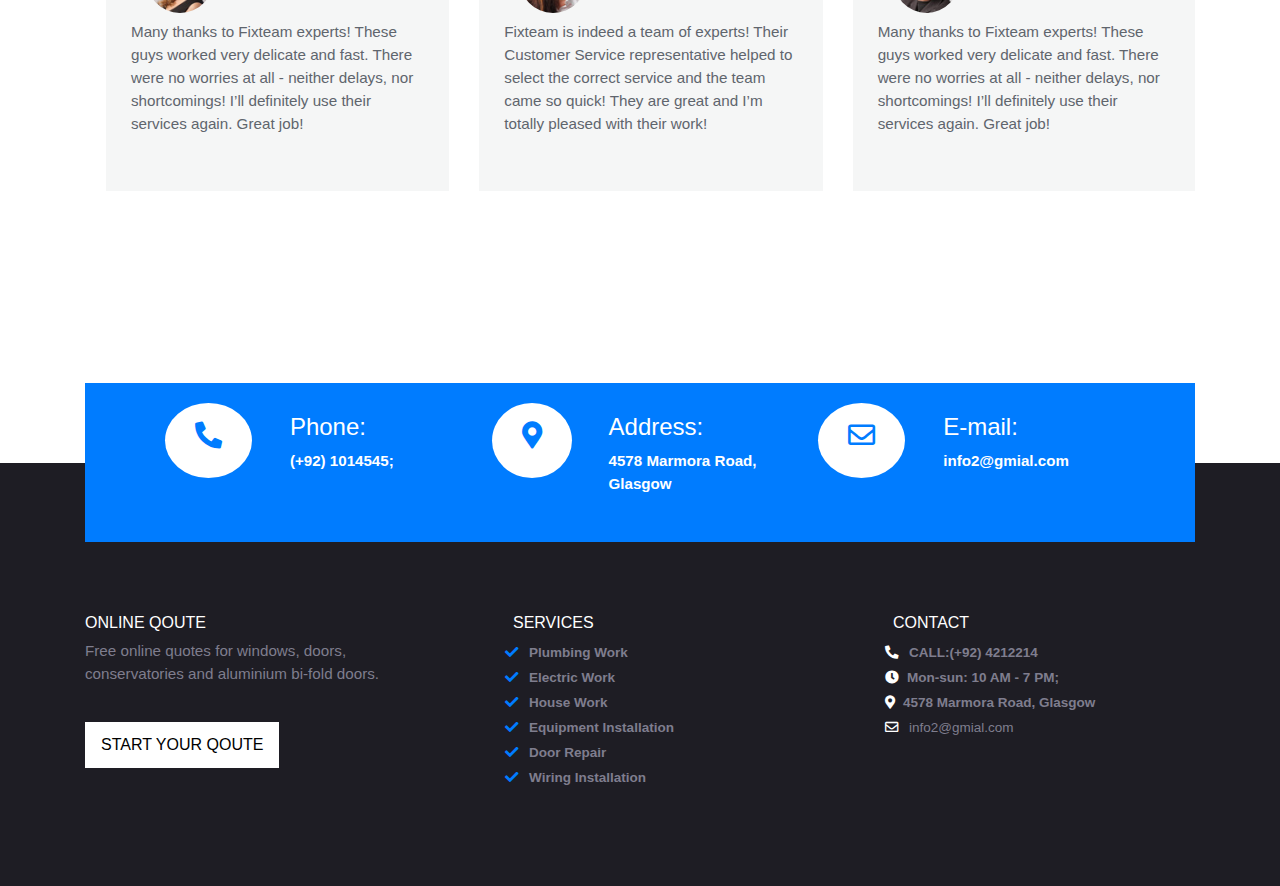
<file: services.html>
<!DOCTYPE html>
<html>
<head>
	<meta charset="utf-8">
	<meta name="viewport" content="width=device-width, intial-scale=1, maximum-scale=1">
	<title>Fix Team-Fix Service</title>
	<link rel="stylesheet" href="css/bootstrap.min.css">
	<link rel="stylesheet" type="text/css" href="css/style.css">
	<link rel="stylesheet" type="text/css" href="fontawesome/css/all.min.css">
	<link rel="stylesheet" type="text/css" href="css/owl.carousel.min.css">
	<link rel="alternate" href="css/owl.theme.default.min.css">
	<link rel="stylesheet"  href="https://cdnjs.cloudflare.com/ajax/libs/animate.css/3.7.2/animate.min.css">
	<link rel="shortcut icon" href="images/favicon (4).ico" type="image/x-icon">
</head>
<body onload="myfunction()">
		<div id="loading"></div>
<header>
	<div class="bgcolor text-white pt-2 pb-2">
		<div class="container">
			<div class="row">
				<div class="col-md-6 h-center">
					<i class="fas fa-clock"></i>
					<span class="text_color">24/7 Emergency Service</span>
				</div>
				<div class="col-md-6 text-right h-center">
					<div class="hover">
						<a href=""><i class="fab fa-facebook-f pr-3 text_color"></i></a>
						<a href=""><i class="fab fa-twitter pr-3 text_color" ></i></a>
						<a href=""><i class="fab fa-instagram pr-3 text_color"></i></a>
						<a href=""><i class="fab fa-google-plus-g pr-3 text_color"></i></a>
					</div>
				</div>
			</div>
		</div>
	</div>
	<div class="bg_secondary pt-3 pb-3">
		<div class="container">
			<div class="row">
				<div class="col-md-6 h-center">
					<img src="images/logo-1.png" alt="img">
				</div>
			<div class="col-md-6">
				<div class="row">
					<div class="col-md-6 h-center">
						<div class="media">
							<i class="fas fa-clock pr-1 pt-1 fa-2x color_primary hide-font"></i>
								<div class="media-body">
									<div class="font-weight-bold">
										Mon – Fri: 10AM – 7PM;
										<br>
										Sat – Sun: 10AM – 3PM
									</div>
								</div>
							</div>		
						</div>
					<div class="col-md-6 h-center">
						<div class="media ">
							<i class="fas fa-phone-alt pr-1 pt-1 fa-2x color_primary hide-font" ></i>
								<div class="media-body">
									<div class="font-weight-bold">
										CALL US:
										<br>
										<a href="" title="" class="text-dark">(719) 445-2808</a>
									</div>
								</div>
						</div>		
					</div>
				</div>
			</div>
		</div>
	</div>
</div>
</header><!-- /header -->

<nav class="navbar navbar-expand-lg navbar-light bg_primary pt-0 pb-0 sticky-top">
	<div class="container">
 		<button class="navbar-toggler" type="button" data-toggle="collapse" data-target="#navbarSupportedContent" aria-controls="navbarSupportedContent" aria-expanded="false" aria-label="Toggle navigation" style="background-color: #fff;">
		 <span class="navbar-toggler-icon"></span>
	    </button>
		 <div class="collapse navbar-collapse" id="navbarSupportedContent">
		  <ul class="navbar-nav mr-auto hover2">
		   <li class="nav-item">
		    <a class="nav-link pr-3 pl-3 pt-4 pb-4 font-weight-bold" href="index.html">HOME <span class="sr-only">(current)</span></a>
		  </li>
		  <li class="nav-item">
		    <a class="nav-link pr-3 pl-3 pt-4 pb-4  font-weight-bold" href="about.html">ABOUT <span class="sr-only">(current)</span></a>
		  </li>
		   <li class="nav-item active">
		    <a class="nav-link pr-3 pl-3 pt-4 pb-4  font-weight-bold" href="services.html">SERVICES<span class="sr-only">(current)</span></a>
		  </li>
		   <li class="nav-item ">
		    <a class="nav-link pr-3 pl-3 pt-4 pb-4 font-weight-bold" href="singleservices.html">SINGLE SERVICES<span class="sr-only">(current)</span></a>
		  </li>
		   <li class="nav-item">
		    <a class="nav-link pr-3 pl-3 pt-4 pb-4  font-weight-bold" href="contacts.html">CONTACTS <span class="sr-only">(current)</span></a>
		  </li>
		 </ul>
		</div>
	 </div>
</nav>

<section style="background-color: #f5f6f6;">
	<div class="container">
		<div class="row">
			<div class="col-md-9 pt-3">
				<h5 class="mb-0">SERVICES</h5>
			</div>
			<div class="col-md-3 text_right">
				<nav aria-label="breadcrumb">
 				 <ol class="breadcrumb">
    			  <li class="breadcrumb-item pt-2"><a href="index.html">HOME</a></li>
    				<li class="breadcrumb-item active pt-2" aria-current="page">SERVICES</li>
 				 </ol>
				</nav>
			</div>
		</div>
	</div>
</section>








									<section class="work">
										<div class="container">
											<h3 class="text-center">WHAT WE DO?	</h3>
											<div class="row">
												<div class="col-md-4">
													<div class="card card_2 shadow wow fadeInUp">
														  <i class="fas fa-shower fa-3x color_primary text-center pt-5 pb-3"></i>
														  <div class="card-body text-center">
														    <h5 class="card-title">PLUMBING WORK</h5>
														    <p class="card-text">Plumbing is such a sphere in our houses that requires some professional skills and manpower. We can offer you to resolve problems.</p>
													    <a href="#" class="btn btn-outline-success btn_3 mb-3">VIEW DETAILS</a>
													  </div>
													</div>
												</div>
												<div class="col-md-4">
													<div class="card card_2 shadow wow fadeInUp">
														  <i class="fas fa-bolt fa-3x color_primary text-center pt-5 pb-3"></i>
														  <div class="card-body text-center">
														    <h5 class="card-title">ELECTRIC WORK</h5>
														    <p class="card-text">Electrical installation and repair are very serious and not following safety rules may cause not only damage in your wiring harness, but also hurt you.</p>
														    <a href="#" class="btn btn-outline-success btn_3 mb-3">VIEW DETAILS</a>
														 </div>
													</div>
												</div>
												<div class="col-md-4">
													<div class="card card_2 shadow wow fadeInUp">
														  <i class="fas fa-wrench fa-3x color_primary text-center pt-5 pb-3"></i>
														  <div class="card-body text-center">
														    <h5 class="card-title">HOUSE WORK</h5>
														    <p class="card-text">We face different minor and major malfunctions in house spheres. We provide with a wide range of home maintenance to help make live easier.</p>
														   <a href="#" class="btn btn-outline-success btn_3 mb-3">VIEW DETAILS</a>
														 </div>
													</div>
												</div>
											</div>
										</div>		
									</section>
									<section class="comfort" style="background-color: #007cff; padding-bottom: ;">
										<div class="container">
											<div class="row">
												<div class="col-md-7 text-white">
													<h2 class="pt-5">WE TAKE CARE OF YOUR COMFORT</h2>
													<h5 class="pt-4">A HUGE NUMBER OF SERVICES AND WORKS DONE BY HIGH-CLASS EXPERTS USING THE LATEST TECHNOLOGIES.</h5>
													<p class="pt-4 text-white ">We Guarantee: quality of work and speed of fulfilment. We always stand for doing our job fast and at the highest level as understand people value their time and money. No worries about delays or unfinished work – it’s our warranty policy!</p>
													<button type="button" class="btn btn-outline-light btn_4 mt-4">											<i class="fas fa-phone-alt color_primary pr-2" ></i>CALL US:(+92) 3258741</button>
												</div>
												<div class="col-md-5">
														<img src="images/img2.png" alt="text" class="responsive-img" style=" height: 400px; margin-top: 80px;">												
												</div>
											</div>
										</div>
										
									</section>
									<section style="padding: 80px 0 0 0;">
											<div class="container">
												<h2 class="text-center">WHAT PEOPLE THINK<br>ABOUT US</h2>
												<div class="owl-carousel owl-theme" style="height: 500px;">
												    <div class="item">
												    	<div class="testi">
												    		<div class="row">
												    			<div class="col-md-4">
												    				<img src="images/testi-1.jpg" alt="text" class="testi-img testi-img-responsive">
												    			</div>
												    			<div class="col-md-8">
												    				<h5 class="mb-0 mt-2">Kaira Sairus</h5>
												    				<h6 class="color_primary">Designer</h6>
												    			</div>
												    			<p class="mt-2">Many thanks to Fixteam experts! These guys worked very delicate and fast. There were no worries at all - neither delays, nor shortcomings! I’ll definitely use their services again. Great job!</p>
												    		</div>
												    	</div>
												    </div>
												    <div class="item">
												    	<div class="testi">
												    		<div class="row">
												    			<div class="col-md-4">
												    				<img src="images/testi-2.jpg" alt="text" class="testi-img testi-img-responsive">
												    			</div>
												    			<div class="col-md-8">
												    				<h5 class="mb-0 mt-2">Emma Stoun</h5>
												    				<h6 class="color_primary">Designer</h6>
												    			</div>
												    			<p class="mt-2">Fixteam is indeed a team of experts! Their Customer Service representative helped to select the correct service and the team came so quick! They are great and I’m totally pleased with their work!</p>
												    		</div>
												    	</div>
												    </div>
												    <div class="item">
												    	<div class="testi">
												    		<div class="row">
												    			<div class="col-md-4">
												    				<img src="images/testi-3.jpg" alt="text" class="testi-img testi-img-responsive">
												    			</div>
												    			<div class="col-md-8">
												    				<h5 class="mb-0 mt-2">Peter Parker</h5>
												    				<h6 class="color_primary">Designer</h6>
												    			</div>
												    			<p class="mt-2">Many thanks to Fixteam experts! These guys worked very delicate and fast. There were no worries at all - neither delays, nor shortcomings! I’ll definitely use their services again. Great job!</p>
												    		</div>
												    	</div>
												    </div>
												</div>		
											</div>
										</section>

<div class="container">
											<section class="bg_primary contact h-center">
												<div class="row">
													<div class="col-md-4">
														<div class="row">
															<div class="col-md-4 text-center">
																<span class="radius2">
																	<i class="fas fa-phone-alt color_primary fa-2x mt-2 pad_bottom pad_top" ></i>
																</span>
															</div>
															<div class="col-md-8 text-white">
																<h4 class="pl-3">Phone:</h4>
																<span>
																<a href="" class="text-white font-weight-bold fontsize pl-3">(+92) 1014545;</a>
																</span>
															</div>
														</div>
													</div>
													<div class="col-md-4">
														<div class="row">
															<div class="col-md-4 text-center">
																<span class="radius2 text-center">
																	<i class="fas fa-map-marker-alt color_primary fa-2x mt-2 pad_bottom pad_top" ></i>
																</span>
															</div>
															<div class="col-md-8 text-white">
																<h4 class="pl-2">Address:</h4>
																<p class="fontsize font-weight-bold text-white pl-2">4578 Marmora Road, Glasgow</p>
															</div>
														</div>
													</div>
													<div class="col-md-4">
														<div class="row">
															<div class="col-md-4 text-center">
																<span class="radius2">
																	<i class="far fa-envelope color_primary fa-2x mt-2 pad_bottom pad_top" ></i>
																</span>
															</div>
															<div class="col-md-8 text-white">
																<h4 class="pl-3">E-mail:</h4>
																<span><a href="" class="text-white fontsize font-weight-bold pl-3">info2@gmial.com</a></span>
															</div>
														</div>
													</div>

												</div>												
											</section>
											
										</div>
										<footer style="background-color: #1e1d24; padding: 150px 0 80px 0;" class="text-white">
											<div class="container">
												<div class="row">
													<div class="col-md-4 margin_left mb-3">
														<h6>ONLINE QOUTE</h6>
														<p class="textcolor">Free online quotes for windows, doors, conservatories and aluminium bi-fold doors.</p><br>
														<button type="button" class="btn btn-outline-info btn_6">START YOUR QOUTE</button>
													</div>
													<div class="col-md-4">
														<h6 class="ml-5">SERVICES</h6>
														<ul class="ullist mr-5">
															<li><i class="fas fa-check color_primary"><a href="" title="">Plumbing Work</a></i></li>
															<li><i class="fas fa-check color_primary"><a href="" title="">Electric Work</a></i></li>
															<li><i class="fas fa-check color_primary"><a href="" title="">House Work</a></i></li>
															<li><i class="fas fa-check color_primary"><a href="" title="">Equipment Installation</a></i></li>
															<li><i class="fas fa-check color_primary"><a href="" title="">Door Repair</a></i></li>
															<li><i class="fas fa-check color_primary"><a href="" title="">Wiring Installation</a></i></li>
														</ul>
													</div>
													<div class="col-md-4">
														<h6 class="ml-5">CONTACT</h6>
														<ul class="ullist">
															<li><i class="fas fa-phone-alt m"><a href="">CALL:(+92) 4212214</a></i></li>
															<li><i class="fas fa-clock"><span class="textcolor pl-2	">Mon-sun: 10 AM - 7 PM;</span></i></li>
															<li><i class="fas fa-map-marker-alt"><span class="textcolor pl-2">4578 Marmora Road, Glasgow</span></i></li>
															<li><i class="far fa-envelope" ><a href="">info2@gmial.com</a></i></li>
														</ul>												
													</div>
												</div>
											</div>
										</footer>


	<script src="js/jquery-3.4.1.min.js"></script>
	<script src="js/bootstrap.min.js"></script>
	<script src="imakewebthings-waypoints-34d9f6d/lib/jquery.waypoints.min.js"></script>
	<script src="Counter-Up-master/jquery.counterup.min.js"></script>
	<script src="js/owl.carousel.min.js"></script>
	<script type="text/javascript" src="https://cdnjs.cloudflare.com/ajax/libs/wow/1.1.2/wow.min.js"></script>
	<script src="js/smooth-scroll.js"></script>
	<script>
		preloader=document.getElementById('loading');
		function myfunction(){
			preloader.style.display='none';
		}
	new WOW().init();

  $('.counter').counterUp({
    delay: 10,
    time: 1000
});
  
  $('.owl-carousel').owlCarousel({
    loop:true,
    margin:10,
    nav:true,
  	autplay:true,
    responsive:{
        0:{
            items:1
        },
        600:{
            items:2
        },
        1000:{
            items:3
        }
    }
});

</script>
</body>
</html>
</file>
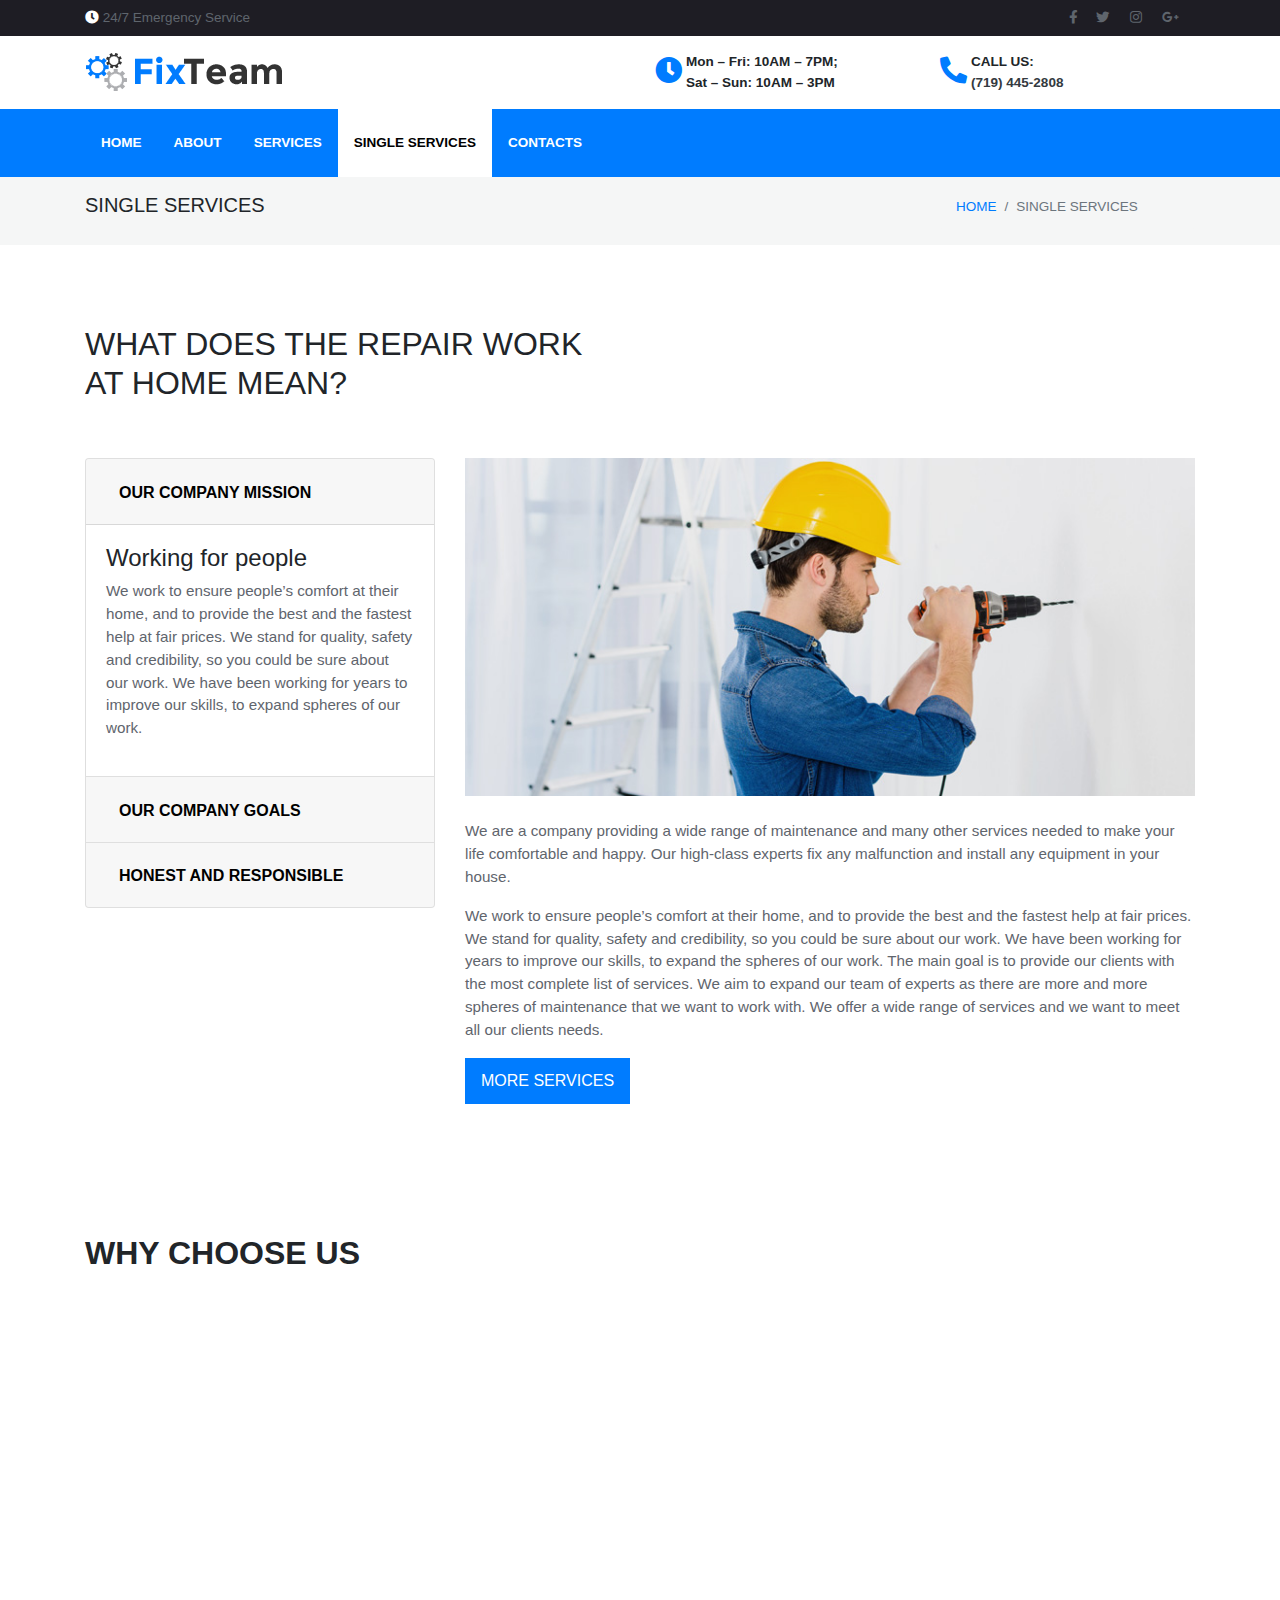
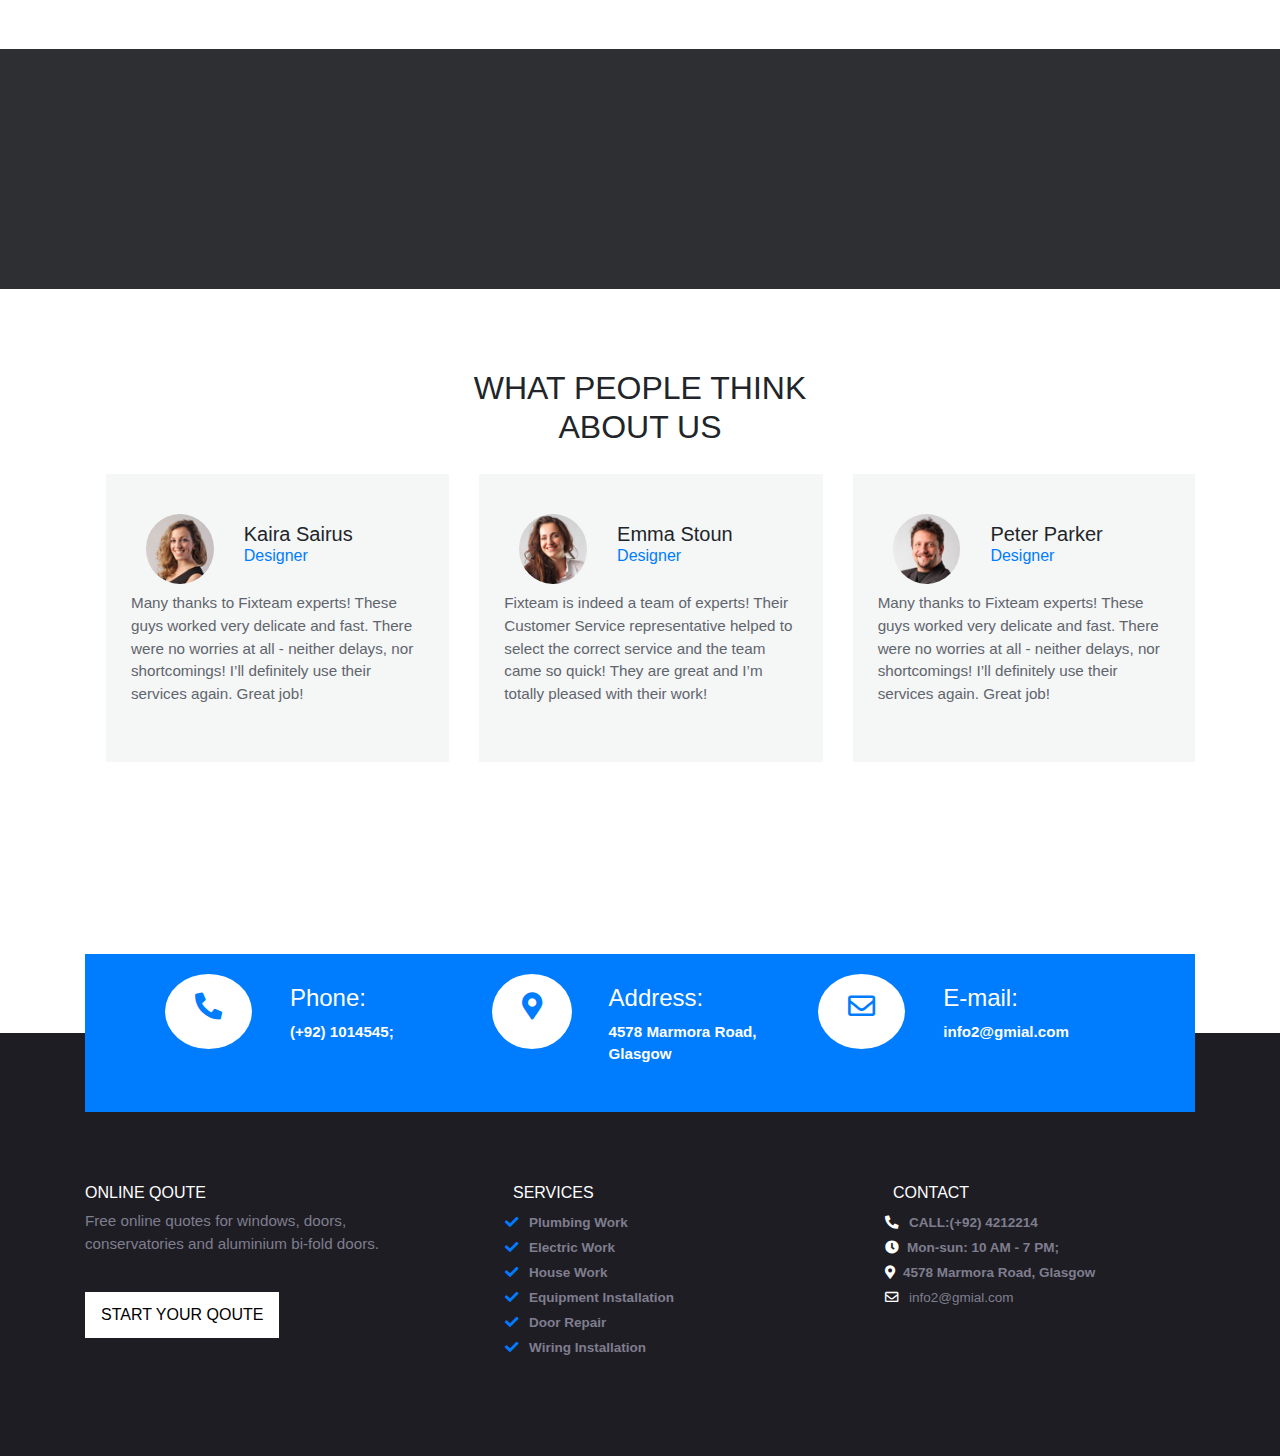
<file: singleservices.html>
<!DOCTYPE html>
<html>
<head>
	<meta charset="utf-8">
	<meta name="viewport" content="width=device-width, intial-scale=1, maximum-scale=1">
	<title>Fix Team-Fix Service</title>
	<link rel="stylesheet" href="css/bootstrap.min.css">
	<link rel="stylesheet" type="text/css" href="css/style.css">
	<link rel="stylesheet" type="text/css" href="fontawesome/css/all.min.css">
	<link rel="stylesheet" type="text/css" href="css/owl.carousel.min.css">
	<link rel="alternate" href="css/owl.theme.default.min.css">
	<link rel="stylesheet"  href="https://cdnjs.cloudflare.com/ajax/libs/animate.css/3.7.2/animate.min.css">
	<link rel="shortcut icon" href="images/favicon (4).ico" type="image/x-icon">
</head>
<body onload="myfunction()">
		<div id="loading"></div>
<header>
	<div class="bgcolor text-white pt-2 pb-2">
		<div class="container">
			<div class="row">
				<div class="col-md-6 h-center">
					<i class="fas fa-clock"></i>
					<span class="text_color">24/7 Emergency Service</span>
				</div>
				<div class="col-md-6 text-right h-center">
					<div class="hover">
						<a href=""><i class="fab fa-facebook-f pr-3 text_color"></i></a>
						<a href=""><i class="fab fa-twitter pr-3 text_color" ></i></a>
						<a href=""><i class="fab fa-instagram pr-3 text_color"></i></a>
						<a href=""><i class="fab fa-google-plus-g pr-3 text_color"></i></a>
					</div>
				</div>
			</div>
		</div>
	</div>
	<div class="bg_secondary pt-3 pb-3">
		<div class="container">
			<div class="row">
				<div class="col-md-6 h-center">
					<img src="images/logo-1.png" alt="img">
				</div>
			<div class="col-md-6">
				<div class="row">
					<div class="col-md-6 h-center">
						<div class="media">
							<i class="fas fa-clock pr-1 pt-1 fa-2x color_primary hide-font"></i>
								<div class="media-body">
									<div class="font-weight-bold">
										Mon – Fri: 10AM – 7PM;
										<br>
										Sat – Sun: 10AM – 3PM
									</div>
								</div>
							</div>		
						</div>
					<div class="col-md-6 h-center">
						<div class="media ">
							<i class="fas fa-phone-alt pr-1 pt-1 fa-2x color_primary hide-font" ></i>
								<div class="media-body">
									<div class="font-weight-bold">
										CALL US:
										<br>
										<a href="" title="" class="text-dark">(719) 445-2808</a>
									</div>
								</div>
						</div>		
					</div>
				</div>
			</div>
		</div>
	</div>
</div>
</header><!-- /header -->

<nav class="navbar navbar-expand-lg navbar-light bg_primary pt-0 pb-0 sticky-top">
	<div class="container">
 		<button class="navbar-toggler" type="button" data-toggle="collapse" data-target="#navbarSupportedContent" aria-controls="navbarSupportedContent" aria-expanded="false" aria-label="Toggle navigation" style="background-color: #fff;">
		 <span class="navbar-toggler-icon"></span>
	    </button>
		 <div class="collapse navbar-collapse" id="navbarSupportedContent">
		  <ul class="navbar-nav mr-auto hover2">
		   <li class="nav-item">
		    <a class="nav-link pr-3 pl-3 pt-4 pb-4 font-weight-bold" href="index.html">HOME <span class="sr-only">(current)</span></a>
		  </li>
		  <li class="nav-item">
		    <a class="nav-link pr-3 pl-3 pt-4 pb-4  font-weight-bold" href="about.html">ABOUT <span class="sr-only">(current)</span></a>
		  </li>
		   <li class="nav-item">
		    <a class="nav-link pr-3 pl-3 pt-4 pb-4  font-weight-bold" href="services.html">SERVICES<span class="sr-only">(current)</span></a>
		  </li>
		   <li class="nav-item active">
		    <a class="nav-link pr-3 pl-3 pt-4 pb-4 font-weight-bold" href="singleservices.html">SINGLE SERVICES<span class="sr-only">(current)</span></a>
		  </li>
		   <li class="nav-item">
		    <a class="nav-link pr-3 pl-3 pt-4 pb-4  font-weight-bold" href="contacts.html">CONTACTS <span class="sr-only">(current)</span></a>
		  </li>
		 </ul>
		</div>
	 </div>
</nav>

<section style="background-color: #f5f6f6;">
	<div class="container">
		<div class="row">
			<div class="col-md-9 pt-3">
				<h5 class="mb-0">SINGLE SERVICES</h5>
			</div>
			<div class="col-md-3 text_right">
				<nav aria-label="breadcrumb">
 				 <ol class="breadcrumb">
    			  <li class="breadcrumb-item pt-2"><a href="index.html">HOME</a></li>
    				<li class="breadcrumb-item active pt-2" aria-current="page">SINGLE SERVICES</li>
 				 </ol>
				</nav>
			</div>
		</div>
	</div>
</section>	

<section style="padding: 80px 0;">
	<div class="container">
		<h2 class="pb-5">WHAT DOES THE REPAIR WORK <br> AT HOME MEAN?</h2>
		<div class="row">
			<div class="col-md-4">
				<div class="accordion" id="accordionExample">
					 <div class="card">
					   <div class="card-header" id="headingOne">
					     <h2 class="mb-0">
					        <button class="btn btn-link" type="button" data-toggle="collapse" data-target="#collapseOne" aria-expanded="true" aria-controls="collapseOne">
							   OUR COMPANY MISSION
					        </button>
					      </h2>
					    </div>
						    <div id="collapseOne" class="collapse show" aria-labelledby="headingOne" data-parent="#accordionExample">
						      <div class="card-body">
						      	<h4>Working for people</h4>
						        <p>We work to ensure people’s comfort at their home, and to provide the best and the fastest help at fair prices. We stand for quality, safety and credibility, so you could be sure about our work. We have been working for years to improve our skills, to expand spheres of our work.</p>
						      </div>
						    </div>
						  </div>
						  <div class="card">
						    <div class="card-header" id="headingTwo">
						      <h2 class="mb-0">
						        <button class="btn btn-link collapsed" type="button" data-toggle="collapse" data-target="#collapseTwo" aria-expanded="false" aria-controls="collapseTwo">
						          OUR COMPANY GOALS
						        </button>
						      </h2>
						    </div>
						    <div id="collapseTwo" class="collapse" aria-labelledby="headingTwo" data-parent="#accordionExample">
						      <div class="card-body">
						      	<h4>Serving People</h4>
						        <p>The main goal is to provide our clients with the most complete list of services. We aim to expand our team of experts as there are more and more spheres of maintenance that we want to work with. We offer a wide range of services and we want to meet all our clients needs.</p>
						      </div>
						    </div>
						  </div>
						  <div class="card">
						    <div class="card-header" id="headingThree">
						      <h2 class="mb-0">
						        <button class="btn btn-link collapsed" type="button" data-toggle="collapse" data-target="#collapseThree" aria-expanded="false" aria-controls="collapseThree">
						         HONEST AND RESPONSIBLE
						        </button>
						      </h2>
						    </div>
							<div id="collapseThree" class="collapse" aria-labelledby="headingThree" data-parent="#accordionExample">
						      <div class="card-body">
						       <h4>Confident in personnel</h4>
						        <p>We take full responsibility for providing you the most qualitative services and to perform them on the highest level! Our company appreciates our clients opinion and aims to deliver new services. We are confident in each if our workers and we value their professionalism.</p>
						      </div>
						    </div>
						  </div>
						</div>	
			</div>
			<div class="col-md-8">
				<img src="images/single-service-img-1.jpg" alt="text">
				<p class="pt-4">We are a company providing a wide range of maintenance and many other services needed to make your life comfortable and happy. Our high-class experts fix any malfunction and install any equipment in your house.</p>
				<p>We work to ensure people’s comfort at their home, and to provide the best and the fastest help at fair prices. We stand for quality, safety and credibility, so you could be sure about our work. We have been working for years to improve our skills, to expand the spheres of our work. The main goal is to provide our clients with the most complete list of services. We aim to expand our team of experts as there are more and more spheres of maintenance that we want to work with. We offer a wide range of services and we want to meet all our clients needs.</p>	
				<a href="" title="" class="btn btn-outline-dark btn_3">MORE SERVICES</a>	
			</div>	
		</div>	
	</div>	
</section>	

<section style="padding: 50px 0;">
	<div class="container">
		<h2 class="font-weight-bold">WHY CHOOSE US</h2><br>
		<div class="row">
			<div class="col-md-4">
				<div class="card card_hover card_2 shadow wow fadeInLeft">
					<i class="fas fa-award fa-3x color_primary text-center pt-5 pb-3"></i>				  
					 <div class="card-body">
					    <h5 class="card-title text-center">QUALITY ASSURRANCE</h5>
					    <p class="card-text text-center mb-5">We always stand for doing our job fast and at the highest level as understand people value their time.We offer </p>		   
					  </div>
					</div>											
				</div>
			<div class="col-md-4">
				<div class="card card_hover card_2 shadow wow fadeInUp">
					<i class="fas fa-shopping-bag fa-3x color_primary text-center pt-5 pb-3"></i>
					  <div class="card-body">
					    <h5 class="card-title text-center">20 YEAR OF EXPERIENCE</h5>
					    <p class="card-text text-center mb-5">We are here to meet your every demand so you could have no worries about your home!We offer a huge number of services</p>		   
					  </div>
				</div>											
			</div>
			<div class="col-md-4">
				<div class="card card_hover card_2 shadow wow fadeInRight">
					<i class="fas fa-tools fa-3x color_primary text-center pt-5 pb-3"></i>				
					  <div class="card-body">
					    <h5 class="card-title text-center">ECONOMICALLY</h5>
					    <p class="card-text text-center mb-5">We offer a huge number of services and works done by high-class experts using the latest technologies.</p>		   
					  </div>
				</div>											
			</div>
		</div>
	</div>
</section>
<section style="background-color: #2e2f33; padding: 80px 0;" class="h-center" >
										<div class="container">
											<div class="row">
												<div class="col-md-3 wow fadeIn">
													<div class="row">
														<div class="col-md-3">
															<i class="fas fa-home fa-3x text-white mt-2 text-center margin_responsive"></i>
														</div>
														<div class="col-md-9">
															<h2 class="color_primary mb-0 counter margin_responsive">1529</h2>
															<h6 class="text-white">REPAIRED HOUSES</h6>
														</div>
													</div>
												</div>
												<div class="col-md-3 wow fadeIn">
													<div class="row">
														<div class="col-md-3">
															<i class="fas fa-users fa-3x text-white mt-2 margin_responsive"></i>
														</div>
														<div class="col-md-9">
															<h2 class="color_primary mb-0 counter margin_responsive">4012</h2>
															<h6 class="text-white">HAPPY CLIENTS</h6>
														</div>
													</div>
												</div>
												<div class="col-md-3 wow fadeIn">
													<div class="row">
														<div class="col-md-3">
															<i class="fas fa-users fa-3x text-white mt-2 margin_responsive"></i>
														</div>
														<div class="col-md-9">
															<h2 class="color_primary mb-0 counter margin_responsive">42</<h2>
															<h6 class="text-white">QUALIFIED STUFF</h6>
														</div>
													</div>
												</div>
												<div class="col-md-3 wow fadeIn">
													<div class="row">
														<div class="col-md-3">
															<i class="far fa-clock fa-3x text-white mt-2 margin_responsive"></i>
														</div>
														<div class="col-md-9">
															<h3 class="color_primary mb-0 counter margin_responsive">20</h3>
															<h6 class="text-white">YEARS OF EXPERIENCE</h6>
														</div>
													</div>
												</div>
											</div>
										</div>
									</section>
									<section style="padding: 80px 0 0 0;">
											<div class="container">
												<h2 class="text-center">WHAT PEOPLE THINK<br>ABOUT US</h2>
												<div class="owl-carousel owl-theme" style="height: 500px;">
												    <div class="item">
												    	<div class="testi">
												    		<div class="row">
												    			<div class="col-md-4">
												    				<img src="images/testi-1.jpg" alt="text" class="testi-img testi-img-responsive">
												    			</div>
												    			<div class="col-md-8">
												    				<h5 class="mb-0 mt-2">Kaira Sairus</h5>
												    				<h6 class="color_primary">Designer</h6>
												    			</div>
												    			<p class="mt-2">Many thanks to Fixteam experts! These guys worked very delicate and fast. There were no worries at all - neither delays, nor shortcomings! I’ll definitely use their services again. Great job!</p>
												    		</div>
												    	</div>
												    </div>
												    <div class="item">
												    	<div class="testi">
												    		<div class="row">
												    			<div class="col-md-4">
												    				<img src="images/testi-2.jpg" alt="text" class="testi-img testi-img-responsive">
												    			</div>
												    			<div class="col-md-8">
												    				<h5 class="mb-0 mt-2">Emma Stoun</h5>
												    				<h6 class="color_primary">Designer</h6>
												    			</div>
												    			<p class="mt-2">Fixteam is indeed a team of experts! Their Customer Service representative helped to select the correct service and the team came so quick! They are great and I’m totally pleased with their work!</p>
												    		</div>
												    	</div>
												    </div>
												    <div class="item">
												    	<div class="testi">
												    		<div class="row">
												    			<div class="col-md-4">
												    				<img src="images/testi-3.jpg" alt="text" class="testi-img testi-img-responsive">
												    			</div>
												    			<div class="col-md-8">
												    				<h5 class="mb-0 mt-2">Peter Parker</h5>
												    				<h6 class="color_primary">Designer</h6>
												    			</div>
												    			<p class="mt-2">Many thanks to Fixteam experts! These guys worked very delicate and fast. There were no worries at all - neither delays, nor shortcomings! I’ll definitely use their services again. Great job!</p>
												    		</div>
												    	</div>
												    </div>
												</div>		
											</div>
										</section>

										<div class="container">
											<section class="bg_primary contact h-center">
												<div class="row">
													<div class="col-md-4">
														<div class="row">
															<div class="col-md-4 text-center">
																<span class="radius2">
																	<i class="fas fa-phone-alt color_primary fa-2x mt-2 pad_bottom pad_top" ></i>
																</span>
															</div>
															<div class="col-md-8 text-white">
																<h4 class="pl-3">Phone:</h4>
																<span>
																<a href="" class="text-white font-weight-bold fontsize pl-3">(+92) 1014545;</a>
																</span>
															</div>
														</div>
													</div>
													<div class="col-md-4">
														<div class="row">
															<div class="col-md-4 text-center">
																<span class="radius2 text-center">
																	<i class="fas fa-map-marker-alt color_primary fa-2x mt-2 pad_bottom pad_top" ></i>
																</span>
															</div>
															<div class="col-md-8 text-white">
																<h4 class="pl-2">Address:</h4>
																<p class="fontsize font-weight-bold text-white pl-2">4578 Marmora Road, Glasgow</p>
															</div>
														</div>
													</div>
													<div class="col-md-4">
														<div class="row">
															<div class="col-md-4 text-center">
																<span class="radius2">
																	<i class="far fa-envelope color_primary fa-2x mt-2 pad_bottom pad_top" ></i>
																</span>
															</div>
															<div class="col-md-8 text-white">
																<h4 class="pl-3">E-mail:</h4>
																<span><a href="" class="text-white fontsize font-weight-bold pl-3">info2@gmial.com</a></span>
															</div>
														</div>
													</div>

												</div>												
											</section>
											
										</div>
										<footer style="background-color: #1e1d24; padding: 150px 0 80px 0;" class="text-white">
											<div class="container">
												<div class="row">
													<div class="col-md-4 margin_left mb-3">
														<h6>ONLINE QOUTE</h6>
														<p class="textcolor">Free online quotes for windows, doors, conservatories and aluminium bi-fold doors.</p><br>
														<button type="button" class="btn btn-outline-info btn_6">START YOUR QOUTE</button>
													</div>
													<div class="col-md-4">
														<h6 class="ml-5">SERVICES</h6>
														<ul class="ullist mr-5">
															<li><i class="fas fa-check color_primary"><a href="" title="">Plumbing Work</a></i></li>
															<li><i class="fas fa-check color_primary"><a href="" title="">Electric Work</a></i></li>
															<li><i class="fas fa-check color_primary"><a href="" title="">House Work</a></i></li>
															<li><i class="fas fa-check color_primary"><a href="" title="">Equipment Installation</a></i></li>
															<li><i class="fas fa-check color_primary"><a href="" title="">Door Repair</a></i></li>
															<li><i class="fas fa-check color_primary"><a href="" title="">Wiring Installation</a></i></li>
														</ul>
													</div>
													<div class="col-md-4">
														<h6 class="ml-5">CONTACT</h6>
														<ul class="ullist">
															<li><i class="fas fa-phone-alt m"><a href="">CALL:(+92) 4212214</a></i></li>
															<li><i class="fas fa-clock"><span class="textcolor pl-2	">Mon-sun: 10 AM - 7 PM;</span></i></li>
															<li><i class="fas fa-map-marker-alt"><span class="textcolor pl-2">4578 Marmora Road, Glasgow</span></i></li>
															<li><i class="far fa-envelope" ><a href="">info2@gmial.com</a></i></li>
														</ul>												
													</div>
												</div>
											</div>
										</footer>
	<script src="js/jquery-3.4.1.min.js"></script>
	<script src="js/bootstrap.min.js"></script>
	<script src="imakewebthings-waypoints-34d9f6d/lib/jquery.waypoints.min.js"></script>
	<script src="Counter-Up-master/jquery.counterup.min.js"></script>
	<script src="js/owl.carousel.min.js"></script>
	<script type="text/javascript" src="https://cdnjs.cloudflare.com/ajax/libs/wow/1.1.2/wow.min.js"></script>
	<script src="js/smooth-scroll.js"></script>
	<script>
		preloader=document.getElementById('loading');
		function myfunction(){
			preloader.style.display='none';
		}
	new WOW().init();

  $('.counter').counterUp({
    delay: 10,
    time: 1000
});
  
  $('.owl-carousel').owlCarousel({
    loop:true,
    margin:10,
    nav:true,
  	autplay:true,
    responsive:{
        0:{
            items:1
        },
        600:{
            items:2
        },
        1000:{
            items:3
        }
    }
});

</script>
</body>
</html>
</file>
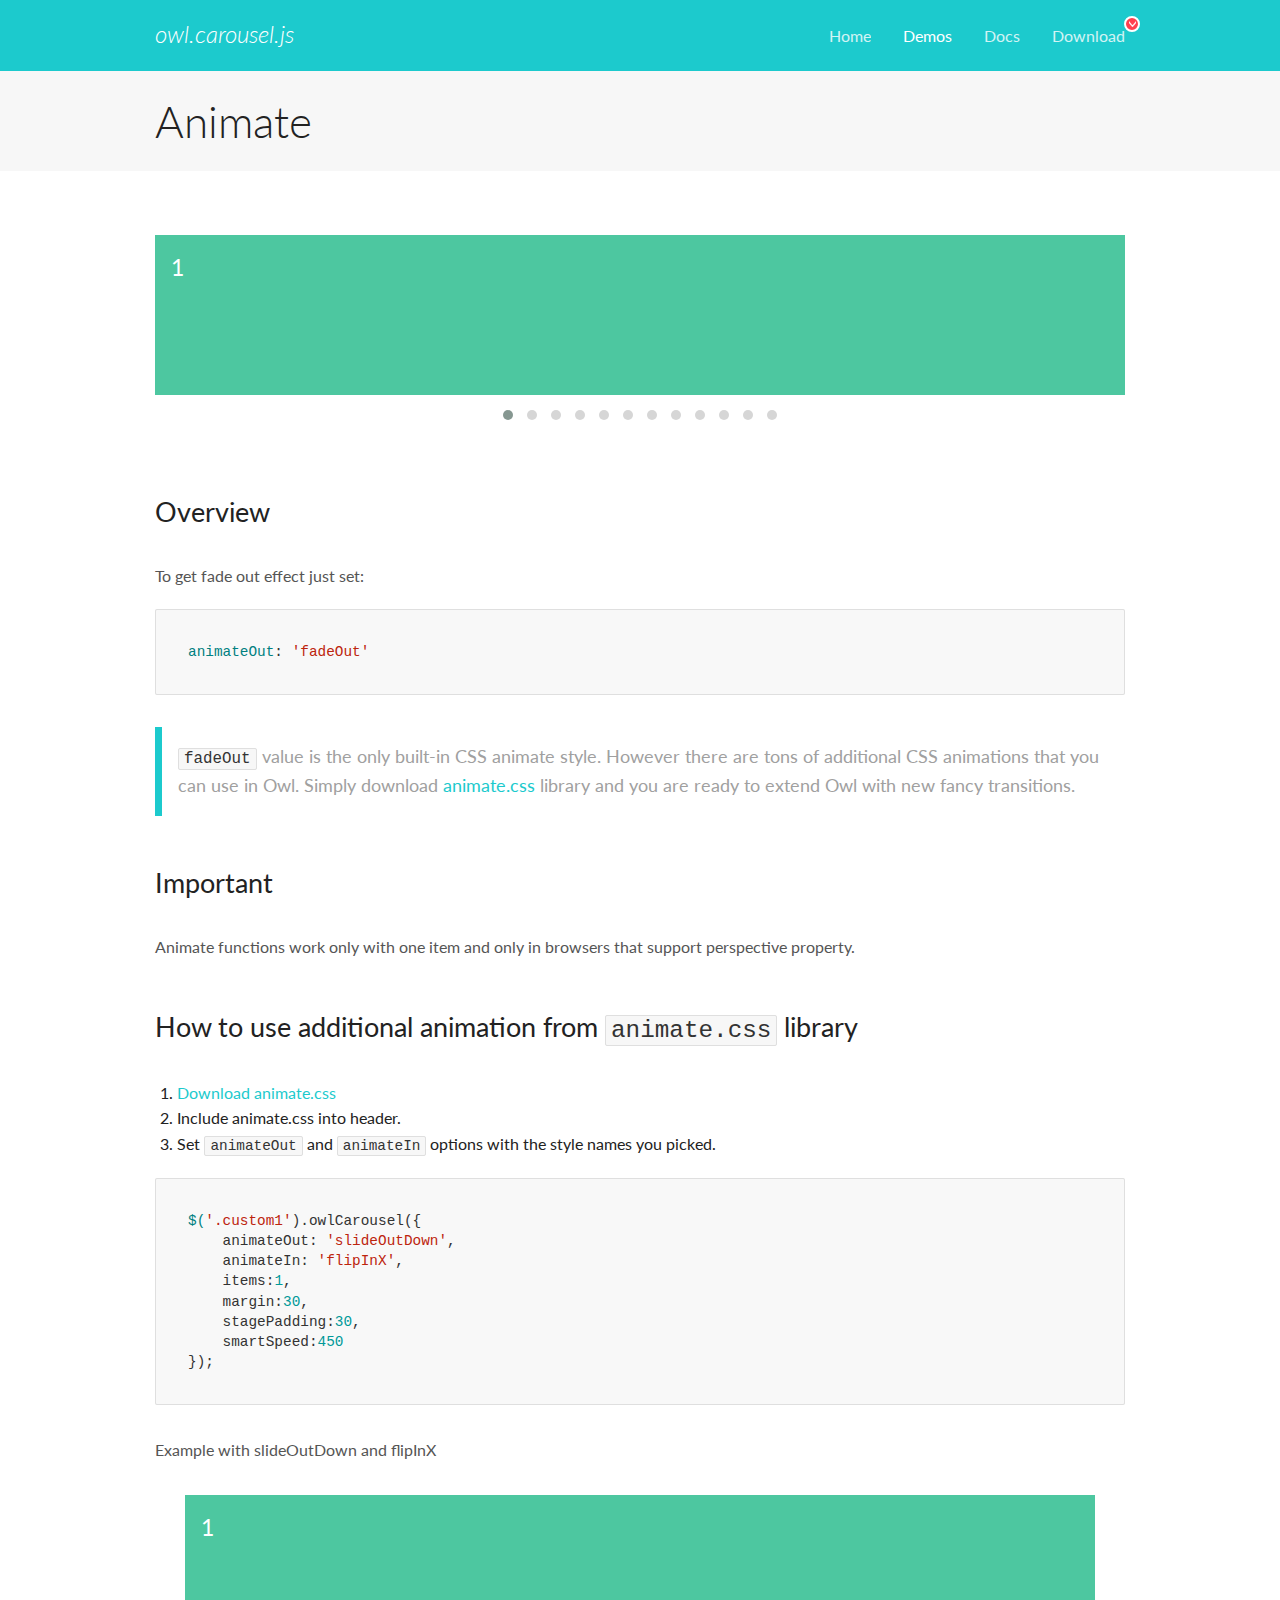
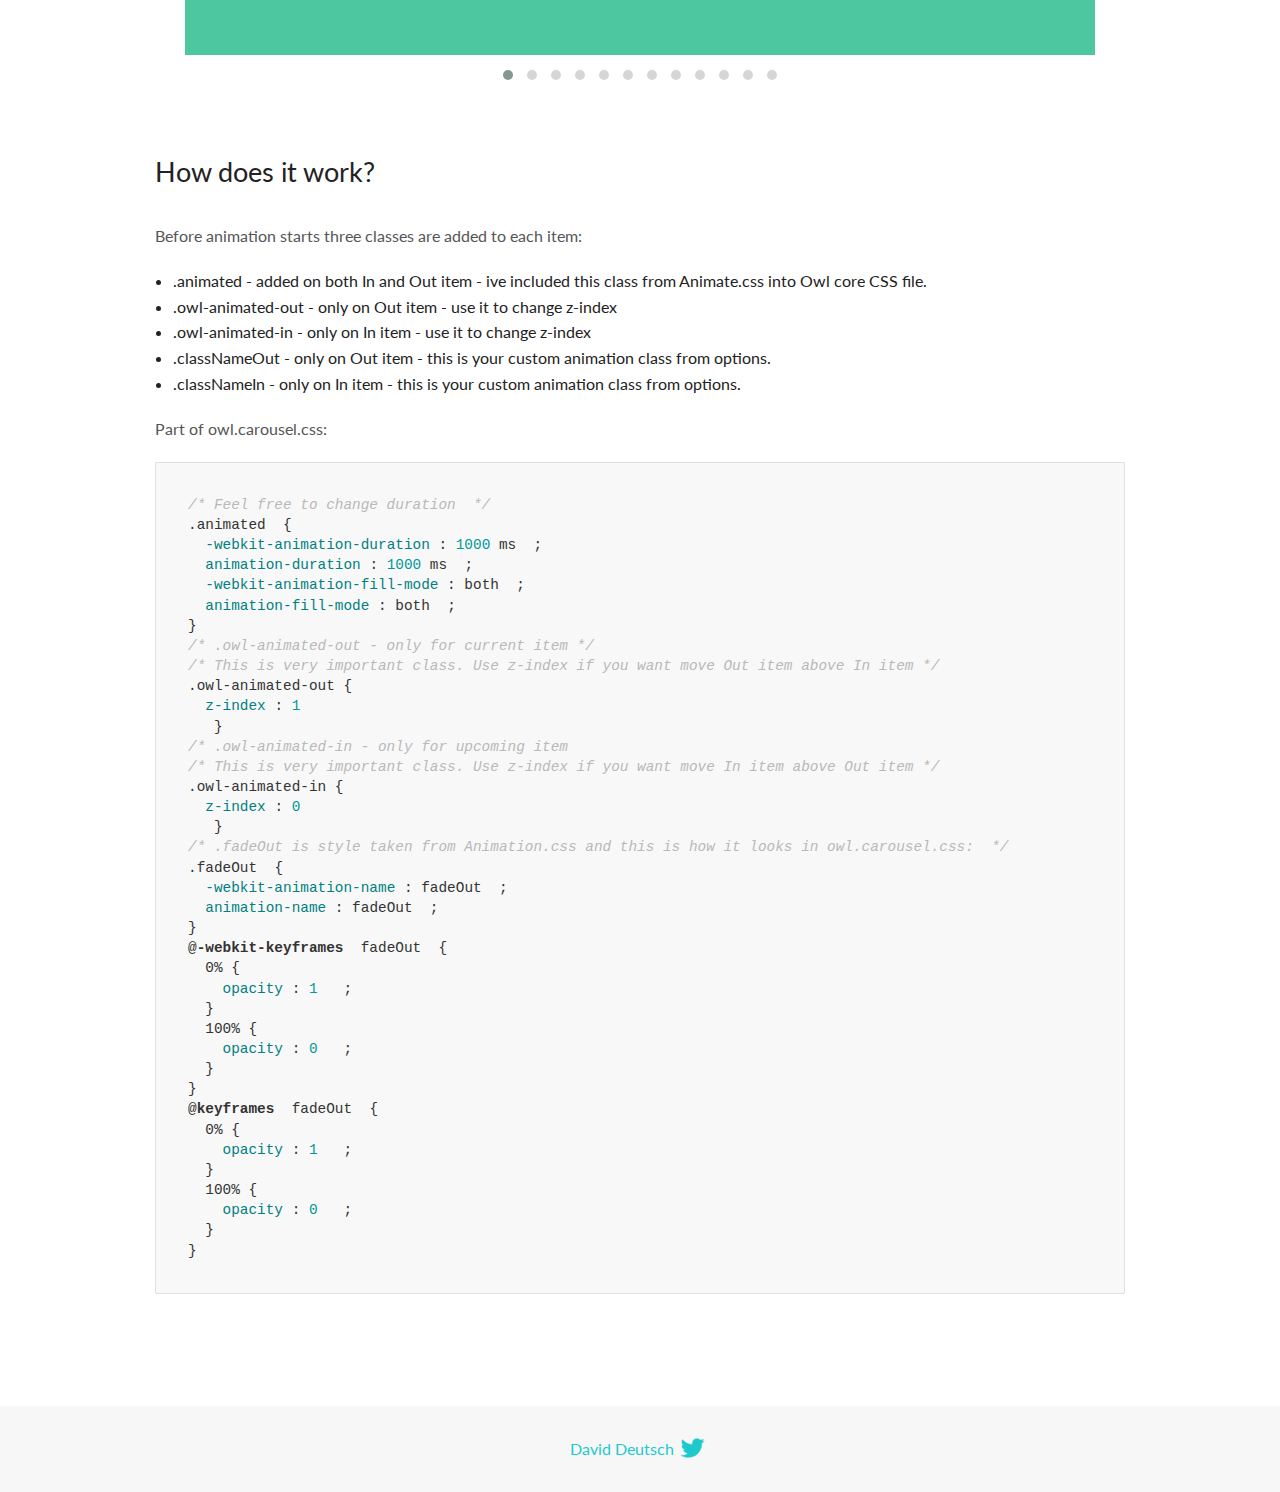
<file: OwlCarousel/docs/demos/animate.html>
<!DOCTYPE html>
<html lang="en">
  <head>

    <!-- head -->
    <meta charset="utf-8">
    <meta name="msapplication-tap-highlight" content="no" />
    <meta name="viewport" content="width=device-width, initial-scale=1.0" />
    <meta name="description" content="Animate carousel">
    <meta name="author" content="David Deutsch">
    <title>
      Animate Demo | Owl Carousel | 2.3.4
    </title>

    <!-- Stylesheets -->
    <link href='https://fonts.googleapis.com/css?family=Lato:300,400,700,400italic,300italic' rel='stylesheet' type='text/css'>
    <link rel="stylesheet" href="../assets/css/docs.theme.min.css">

    <!-- Owl Stylesheets -->
    <link rel="stylesheet" href="../assets/owlcarousel/assets/owl.carousel.min.css">
    <link rel="stylesheet" href="../assets/owlcarousel/assets/owl.theme.default.min.css">

    <!-- HTML5 shim and Respond.js IE8 support of HTML5 elements and media queries -->

    <!--[if lt IE 9]>
      <script src="https://oss.maxcdn.com/libs/html5shiv/3.7.0/html5shiv.js"></script>
      <script src="https://oss.maxcdn.com/libs/respond.js/1.3.0/respond.min.js"></script>
    <![endif]-->

    <!-- Favicons -->
    <link rel="apple-touch-icon-precomposed" sizes="144x144" href="../assets/ico/apple-touch-icon-144-precomposed.png">
    <link rel="shortcut icon" href="../assets/ico/favicon.png">
    <link rel="shortcut icon" href="favicon.ico">

    <!-- Yeah i know js should not be in header. Its required for demos.-->

    <!-- javascript -->
    <script src="../assets/vendors/jquery.min.js"></script>
    <script src="../assets/owlcarousel/owl.carousel.js"></script>
  </head>
  <body>

    <!-- header -->
    <header class="header">
      <div class="row">
        <div class="large-12 columns">
          <div class="brand left">
            <h3>
              <a href="/OwlCarousel2/">owl.carousel.js</a> 
            </h3>
          </div>
          <a id="toggle-nav" class="right">
            <span></span> <span></span> <span></span> 
          </a> 
          <div class="nav-bar">
            <ul class="clearfix">
              <li> <a href="/OwlCarousel2/index.html">Home</a>  </li>
              <li class="active">
                <a href="/OwlCarousel2/demos/demos.html">Demos</a> 
              </li>
              <li> <a href="/OwlCarousel2/docs/started-welcome.html">Docs</a>  </li>
              <li>
                <a href="https://github.com/OwlCarousel2/OwlCarousel2/archive/2.3.4.zip">Download</a> 
                <span class="download"></span> 
              </li>
            </ul>
          </div>
        </div>
      </div>
    </header>

    <!-- title -->
    <section class="title">
      <div class="row">
        <div class="large-12 columns">
          <h1>Animate</h1>
        </div>
      </div>
    </section>

    <!--  Demos -->
    <section id="demos">
      <div class="row">
        <div class="large-12 columns">
          <div class="fadeOut owl-carousel owl-theme">
            <div class="item">
              <h4>1</h4>
            </div>
            <div class="item">
              <h4>2</h4>
            </div>
            <div class="item">
              <h4>3</h4>
            </div>
            <div class="item">
              <h4>4</h4>
            </div>
            <div class="item">
              <h4>5</h4>
            </div>
            <div class="item">
              <h4>6</h4>
            </div>
            <div class="item">
              <h4>7</h4>
            </div>
            <div class="item">
              <h4>8</h4>
            </div>
            <div class="item">
              <h4>9</h4>
            </div>
            <div class="item">
              <h4>10</h4>
            </div>
            <div class="item">
              <h4>11</h4>
            </div>
            <div class="item">
              <h4>12</h4>
            </div>
          </div>
          <h3 id="overview">Overview</h3>
          <p>To get fade out effect just set:</p>
          <pre><code>animateOut: &#39;fadeOut&#39;</code></pre>
          <blockquote>
            <p><code>fadeOut</code> value is the only built-in CSS animate style. However there are tons of additional CSS animations that you can use in Owl. Simply download
              <a href="https://daneden.github.io/animate.css/">animate.css</a>  library and you are ready to extend Owl with new fancy transitions.</p>
          </blockquote>
          <h3 id="important">Important</h3>
          <p>Animate functions work only with one item and only in browsers that support perspective property.</p>
          <h3 id="how-to-use-additional-animation-from-animate-css-library">How to use additional animation from <code>animate.css</code> library</h3>
          <ol>
            <li> <a href="https://daneden.github.io/animate.css/">Download animate.css</a>  </li>
            <li>Include animate.css into header.</li>
            <li>Set <code>animateOut</code> and <code>animateIn</code> options with the style names you picked.</li>
          </ol>
          <pre><code>$(&#39;.custom1&#39;).owlCarousel({
    animateOut: &#39;slideOutDown&#39;,
    animateIn: &#39;flipInX&#39;,
    items:1,
    margin:30,
    stagePadding:30,
    smartSpeed:450
});</code></pre>
          <p>Example with slideOutDown and flipInX</p>
          <div class="custom1 owl-carousel owl-theme">
            <div class="item">
              <h4>1</h4>
            </div>
            <div class="item">
              <h4>2</h4>
            </div>
            <div class="item">
              <h4>3</h4>
            </div>
            <div class="item">
              <h4>4</h4>
            </div>
            <div class="item">
              <h4>5</h4>
            </div>
            <div class="item">
              <h4>6</h4>
            </div>
            <div class="item">
              <h4>7</h4>
            </div>
            <div class="item">
              <h4>8</h4>
            </div>
            <div class="item">
              <h4>9</h4>
            </div>
            <div class="item">
              <h4>10</h4>
            </div>
            <div class="item">
              <h4>11</h4>
            </div>
            <div class="item">
              <h4>12</h4>
            </div>
          </div>
          <h3 id="how-does-it-work-">How does it work?</h3>
          <p>Before animation starts three classes are added to each item:</p>
          <ul>
            <li>.animated - added on both In and Out item - ive included this class from Animate.css into Owl core CSS file.</li>
            <li>.owl-animated-out - only on Out item - use it to change z-index</li>
            <li>.owl-animated-in - only on In item - use it to change z-index</li>
            <li>.classNameOut - only on Out item - this is your custom animation class from options.</li>
            <li>.classNameIn - only on In item - this is your custom animation class from options.</li>
          </ul>
          <p>Part of owl.carousel.css:</p>
          <pre><code class="language-css"><span class="comment">/* Feel free to change duration  */</span> 
<span class="class">.animated</span>  <span class="rules">{
  <span class="rule"><span class="attribute">-webkit-animation-duration</span> :<span class="value"> <span class="number">1000</span> ms</span> </span> ;
  <span class="rule"><span class="attribute">animation-duration</span> :<span class="value"> <span class="number">1000</span> ms</span> </span> ;
  <span class="rule"><span class="attribute">-webkit-animation-fill-mode</span> :<span class="value"> both</span> </span> ;
  <span class="rule"><span class="attribute">animation-fill-mode</span> :<span class="value"> both</span> </span> ;
<span class="rule">}</span> </span> 
<span class="comment">/* .owl-animated-out - only for current item */</span> 
<span class="comment">/* This is very important class. Use z-index if you want move Out item above In item */</span> 
<span class="class">.owl-animated-out</span> <span class="rules">{
  <span class="rule"><span class="attribute">z-index</span> :<span class="value"> <span class="number">1</span> 
</span> </span> </span> }
<span class="comment">/* .owl-animated-in - only for upcoming item
/* This is very important class. Use z-index if you want move In item above Out item */</span> 
<span class="class">.owl-animated-in</span> <span class="rules">{
  <span class="rule"><span class="attribute">z-index</span> :<span class="value"> <span class="number">0</span> 
</span> </span> </span> }
<span class="comment">/* .fadeOut is style taken from Animation.css and this is how it looks in owl.carousel.css:  */</span> 
<span class="class">.fadeOut</span>  <span class="rules">{
  <span class="rule"><span class="attribute">-webkit-animation-name</span> :<span class="value"> fadeOut</span> </span> ;
  <span class="rule"><span class="attribute">animation-name</span> :<span class="value"> fadeOut</span> </span> ;
<span class="rule">}</span> </span> 
<span class="at_rule">@<span class="keyword">-webkit-keyframes</span>  fadeOut </span> {
  0% <span class="rules">{
    <span class="rule"><span class="attribute">opacity</span> :<span class="value"> <span class="number">1</span> </span> </span> ;
  <span class="rule">}</span> </span> 
  100% <span class="rules">{
    <span class="rule"><span class="attribute">opacity</span> :<span class="value"> <span class="number">0</span> </span> </span> ;
  <span class="rule">}</span> </span> 
}
<span class="at_rule">@<span class="keyword">keyframes</span>  fadeOut </span> {
  0% <span class="rules">{
    <span class="rule"><span class="attribute">opacity</span> :<span class="value"> <span class="number">1</span> </span> </span> ;
  <span class="rule">}</span> </span> 
  100% <span class="rules">{
    <span class="rule"><span class="attribute">opacity</span> :<span class="value"> <span class="number">0</span> </span> </span> ;
  <span class="rule">}</span> </span> 
}</code></pre>
          <link rel="stylesheet" href="../assets/css/animate.css">
          <script>
            jQuery(document).ready(function($) {
              $('.fadeOut').owlCarousel({
                items: 1,
                animateOut: 'fadeOut',
                loop: true,
                margin: 10,
              });
              $('.custom1').owlCarousel({
                animateOut: 'slideOutDown',
                animateIn: 'flipInX',
                items: 1,
                margin: 30,
                stagePadding: 30,
                smartSpeed: 450
              });
            });
          </script>
        </div>
      </div>
    </section>

    <!-- footer -->
    <footer class="footer">
      <div class="row">
        <div class="large-12 columns">
          <h5>
            <a href="/OwlCarousel2/docs/support-contact.html">David Deutsch</a> 
            <a id="custom-tweet-button" href="https://twitter.com/share?url=https://github.com/OwlCarousel2/OwlCarousel2&text=Owl Carousel - This is so awesome! " target="_blank"></a> 
          </h5>
        </div>
      </div>
    </footer>

    <!-- vendors -->
    <script src="../assets/vendors/highlight.js"></script>
    <script src="../assets/js/app.js"></script>
  </body>
</html>
</file>
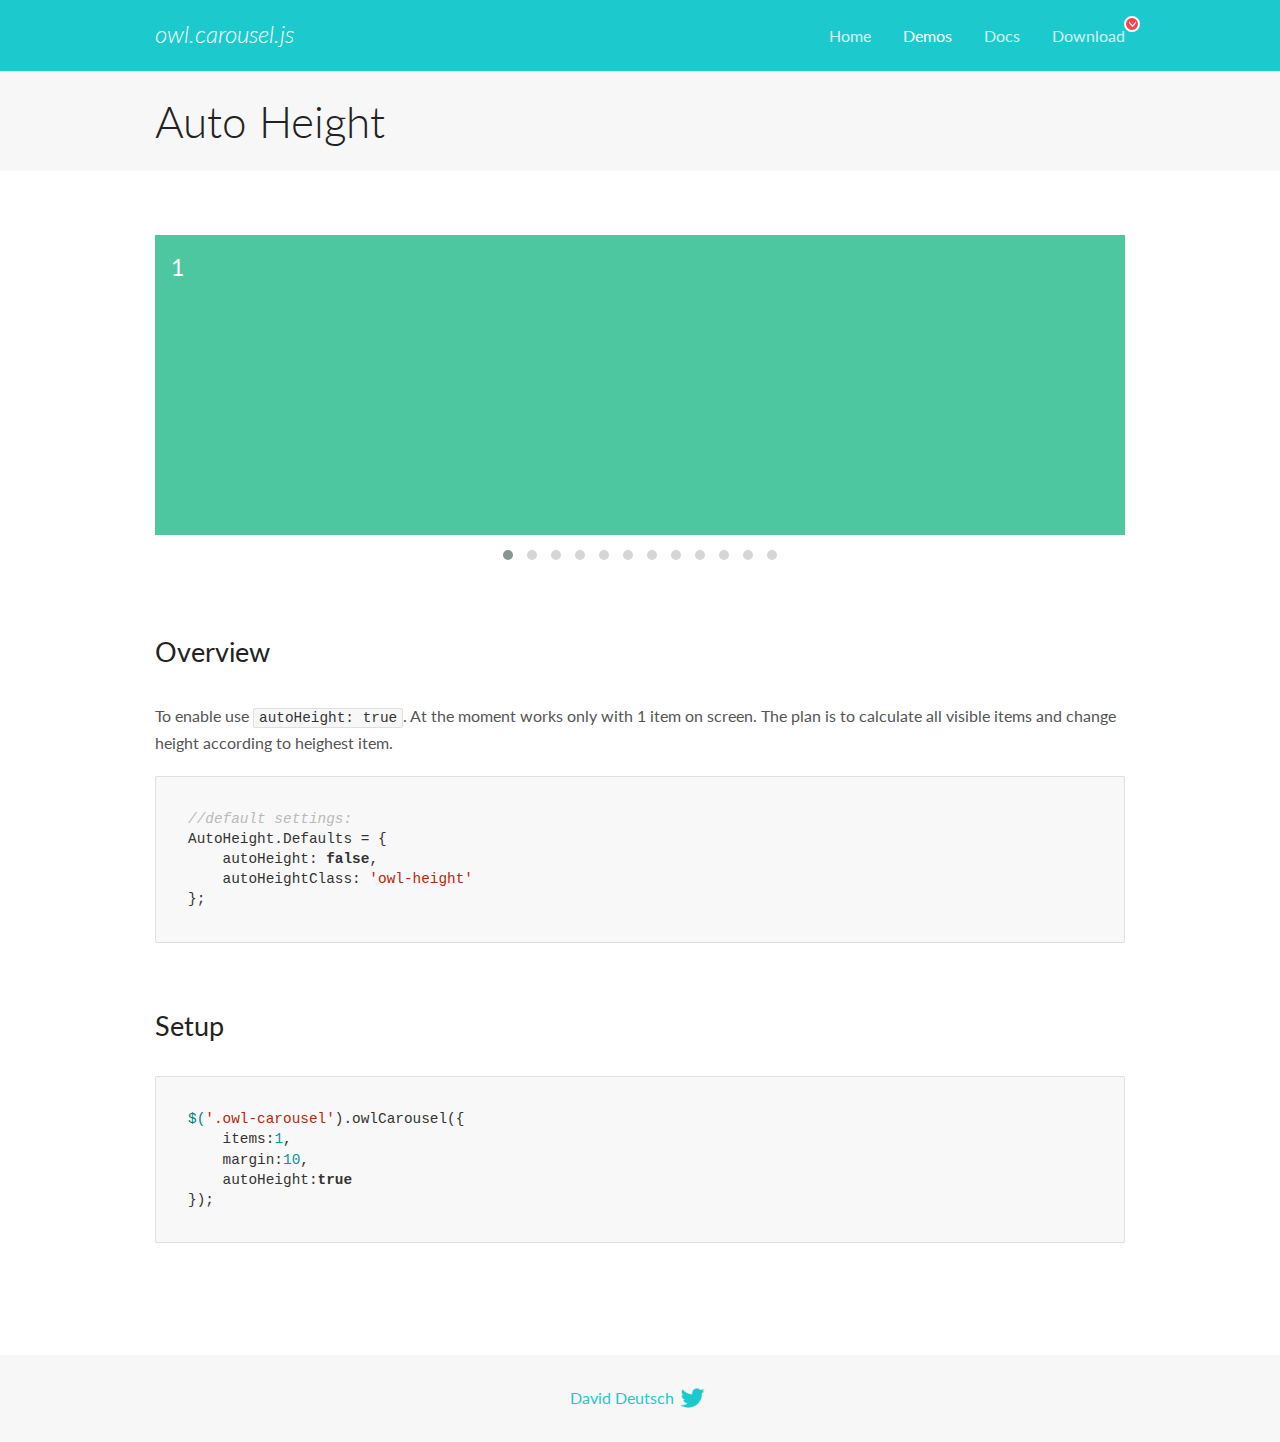
<file: OwlCarousel/docs/demos/autoheight.html>
<!DOCTYPE html>
<html lang="en">
  <head>

    <!-- head -->
    <meta charset="utf-8">
    <meta name="msapplication-tap-highlight" content="no" />
    <meta name="viewport" content="width=device-width, initial-scale=1.0" />
    <meta name="description" content="autoHeight usage demo">
    <meta name="author" content="David Deutsch">
    <title>
      Auto Height Demo | Owl Carousel | 2.3.4
    </title>

    <!-- Stylesheets -->
    <link href='https://fonts.googleapis.com/css?family=Lato:300,400,700,400italic,300italic' rel='stylesheet' type='text/css'>
    <link rel="stylesheet" href="../assets/css/docs.theme.min.css">

    <!-- Owl Stylesheets -->
    <link rel="stylesheet" href="../assets/owlcarousel/assets/owl.carousel.min.css">
    <link rel="stylesheet" href="../assets/owlcarousel/assets/owl.theme.default.min.css">

    <!-- HTML5 shim and Respond.js IE8 support of HTML5 elements and media queries -->

    <!--[if lt IE 9]>
      <script src="https://oss.maxcdn.com/libs/html5shiv/3.7.0/html5shiv.js"></script>
      <script src="https://oss.maxcdn.com/libs/respond.js/1.3.0/respond.min.js"></script>
    <![endif]-->

    <!-- Favicons -->
    <link rel="apple-touch-icon-precomposed" sizes="144x144" href="../assets/ico/apple-touch-icon-144-precomposed.png">
    <link rel="shortcut icon" href="../assets/ico/favicon.png">
    <link rel="shortcut icon" href="favicon.ico">

    <!-- Yeah i know js should not be in header. Its required for demos.-->

    <!-- javascript -->
    <script src="../assets/vendors/jquery.min.js"></script>
    <script src="../assets/owlcarousel/owl.carousel.js"></script>
  </head>
  <body>

    <!-- header -->
    <header class="header">
      <div class="row">
        <div class="large-12 columns">
          <div class="brand left">
            <h3>
              <a href="/OwlCarousel2/">owl.carousel.js</a> 
            </h3>
          </div>
          <a id="toggle-nav" class="right">
            <span></span> <span></span> <span></span> 
          </a> 
          <div class="nav-bar">
            <ul class="clearfix">
              <li> <a href="/OwlCarousel2/index.html">Home</a>  </li>
              <li class="active">
                <a href="/OwlCarousel2/demos/demos.html">Demos</a> 
              </li>
              <li> <a href="/OwlCarousel2/docs/started-welcome.html">Docs</a>  </li>
              <li>
                <a href="https://github.com/OwlCarousel2/OwlCarousel2/archive/2.3.4.zip">Download</a> 
                <span class="download"></span> 
              </li>
            </ul>
          </div>
        </div>
      </div>
    </header>

    <!-- title -->
    <section class="title">
      <div class="row">
        <div class="large-12 columns">
          <h1>Auto Height</h1>
        </div>
      </div>
    </section>

    <!--  Demos -->
    <section id="demos">
      <div class="row">
        <div class="large-12 columns">
          <div class="owl-carousel owl-theme">
            <div class="item" style="height:300px">
              <h4>1</h4>
            </div>
            <div class="item" style="height:100px">
              <h4>2</h4>
            </div>
            <div class="item" style="height:500px">
              <h4>3</h4>
            </div>
            <div class="item" style="height:250px">
              <h4>4</h4>
            </div>
            <div class="item" style="height:400px">
              <h4>5</h4>
            </div>
            <div class="item" style="height:500px">
              <h4>6</h4>
            </div>
            <div class="item" style="height:600px">
              <h4>7</h4>
            </div>
            <div class="item" style="height:400px">
              <h4>8</h4>
            </div>
            <div class="item" style="height:300px">
              <h4>9</h4>
            </div>
            <div class="item" style="height:350px">
              <h4>10</h4>
            </div>
            <div class="item" style="height:200px">
              <h4>11</h4>
            </div>
            <div class="item" style="height:150px">
              <h4>12</h4>
            </div>
          </div>
          <h3 id="overview">Overview</h3>
          <p>To enable use <code>autoHeight: true</code>. At the moment works only with 1 item on screen. The plan is to calculate all visible items and change height according to heighest item.</p>
          <pre><code>//default settings:
AutoHeight.Defaults = {
    autoHeight: false,
    autoHeightClass: &#39;owl-height&#39;
};</code></pre>
          <h3 id="setup">Setup</h3>
          <pre><code>$(&#39;.owl-carousel&#39;).owlCarousel({
    items:1,
    margin:10,
    autoHeight:true
});</code></pre>
          <script>
            $(document).ready(function() {
              $('.owl-carousel').owlCarousel({
                items: 1,
                margin: 10,
                autoHeight: true
              });
            })
          </script>
        </div>
      </div>
    </section>

    <!-- footer -->
    <footer class="footer">
      <div class="row">
        <div class="large-12 columns">
          <h5>
            <a href="/OwlCarousel2/docs/support-contact.html">David Deutsch</a> 
            <a id="custom-tweet-button" href="https://twitter.com/share?url=https://github.com/OwlCarousel2/OwlCarousel2&text=Owl Carousel - This is so awesome! " target="_blank"></a> 
          </h5>
        </div>
      </div>
    </footer>

    <!-- vendors -->
    <script src="../assets/vendors/highlight.js"></script>
    <script src="../assets/js/app.js"></script>
  </body>
</html>
</file>
<file: css/style.css>
*{
	font-family: 'Open Sans', sans-serif;
}

#loading{
	position: fixed;
	width: 100%;
	height: 100vh;
	background: #ffff url('../images/ajax-loader.gif')
	no-repeat center;
	z-index: 999999;
}

body{
	font-size: 0.845em;	
}
.bg_primary{
	background-color: #007cff;
}
p{
	font-size: 1.125em;
	color: #5f656d;
}
h1{
	font-size: 3.75em;
	font-weight: bold;
}
h1,h2,h3,h4,h5,h6{
	font-weight: lighter;
}
img{
	max-width: 	100%;
}
.color_primary{
	color: #007cff;
}
.bg_secondary{
	background-color: #ffffff;
}
.color_secondary{
	color: #ffffff;
}
.bgcolor{
	background-color: #1e1d24;
}
.text_color{
	color: #5f656d;
}
li{
	list-style: none;
}
.text_right{
	text-align: right !important;
}


/*NAVBARr*/

.hover a:hover i{
	color: #ffffff;
	transition: 0.5s;
}
.navbar-light .navbar-nav .nav-link{
	color: #ffffff;
}

.navbar-light 
.navbar-nav 
.active>.nav-link, 
.navbar-light 
.navbar-nav 
.nav-link.active, 
.navbar-light .navbar-nav 
.nav-link.show, 
.navbar-light 
.navbar-nav 
.show>.nav-link{
	color: #000;
	background-color: #ffffff;
}
.hover2 a:hover{
	background-color: #ffffff;
	transition: 0.3s;
}
a{
	text-decoration: none;
	color: #007cff;

}
.btn{
	border-radius: 0px;
}
.breadcrumb{
	background-color: #f5f6f6;
}
.border_none{
	border: none;
}

/*SLIDER*/	


.slider{
	background-repeat: no-repeat;
	background-position: top center;
	padding: 168px 0 298px 0;
	background-size: cover;
	color: #ffffff;
	max-width: 100%;
}
.slider h1{
	padding-top: 50px;
}	
.btn-outline-primary{
	color: #ffffff;
	border-color: #ffffff;
	padding: 10px 15px;
}
.btn_2{
	margin-left: 10px;
}
.btn_2:hover{
	background-color: #ffffff;
	border-color: #ffffff;
	color: #000;
}
.btn_bg2{	
	background-color: #ffffff;
	color: #000;
}
.btn_bg2:hover{

	background-color: rgba(0,0,0,0);
	color: #ffffff;
	border-color: #ffff;
}


/*SEXTION 1*/

.card_1{
	margin-top: -140px;

}
.card_1:hover{
	background-color: #007cff;
	color: #ffffff;
	transition: .4s;
}
.card_1:hover i{
	color: #ffffff;
	transition: .4s;
}
.card_1:hover p{
	color: #ffffff;
	transition: .4s;
}



/*SECTION 2*/

.btn-link{
	color: #000;
	font-weight: bold;
	text-decoration: none;
}
.btn-link:hover{
	color: #000;
	font-weight: bold;
	text-decoration: none; 
}
.radius{
	border-radius: 100%;
	background-color: #007cff;
	padding: 35px;
	color: #ffff;
}
.work{
	padding: 100px 0;
}

/*SECTION3*/

.btn_3{
	background-color: #007cff;
	color: #ffffff;
	border-color: #007cff;
	padding: 10px 15px;
}
.btn_3:hover{
	background-color: rgba(0, 0, 0,0);
	color: #000;
	transition: .3s;
	border-color: #007cff;
}

/*SECTION 5*/

.btn_4{
	outline: #ffffff;
	color: #000;
	background-color: #ffffff;
	padding: 10px 30px;
}
.btn_4:hover{
	background-color: rgba(0, 0, 0, 0);
	color: #ffffff;
}
.btn_4:hover i{
	color: #ffffff;
}


/*SECTION 6*/

.provide{
	padding: 80px 0;
}


/*SECTION 7*/

.btn_5{
	background-color: #007cff;
	color: #ffffff;
	border-color: #007cff;
	padding: 10px 30px;
}
.btn_5:hover{
	background-color: rgba(0, 0, 0,0);
	border-color: #007cff;
	color: #007cff;
}

/*SECTION 8*/

.testi{
	background-color: #f5f6f6;
	overflow: hidden;
	padding: 40px;
	margin-left: 20px;
	margin-top: 20px;
}
.testi-img{
	width: 70px;
	height: 70px;
	border-radius: 100%;
	max-width: 100%;
}
.radius2{
	border-radius: 100%;
	background-color: #ffffff;
	padding: 30px;
	color: #ffff;
}


/*SECTION 9*/

.fontsize{
	font-size: 1.120em;
}
.contact{
	position: relative;
	padding: 30px 80px;
	margin-top: 0;
	margin-bottom: -79px;
	z-index: 1;
}

/*SECTION 10*/

.btn_6{
	background-color: #ffffff;
	border-color: #ffffff;
	color: #000;
	padding: 10px 15px;
}
.btn_6:hover{
	background-color: rgba(0, 0, 0,0);
	border-color: #ffffff;
}
.ullist li{
	line-height: 25px;
}
.ullist li i a{
		color: #7f7d8e;
		padding-left: 10px;
		
}
.textcolor{
	color: #7f7d8e;
}
.ullist li i a:hover{
	color: #007cff;
	text-decoration: none;
}

/*ABOUT SECTION 1*/

.about_padding{
	padding-bottom: 100px;
}
.btn_7{
	background-color: #007cff;
	border-color: #007cff;
	color: #ffffff;
}

/*SINGLE SERVICES*/

.card_hover:hover{
	background-color: #007cff;
	color: #ffffff;
	transition: .4s;
}
.card_hover:hover i{
	color: #ffffff;
	transition: .4s;

}
.card_hover:hover p{
	color: #ffffff;
	transition: .4s;
}

/*MEDIA QURIES*/


@media screen and (max-width: 768px){
	.h-center{
		text-align: center !important;
		padding-top: 5px;
	}
	.hide-font{
		display: none !important;
	}
	.card_1{
		margin-top: -70px;
	}
	.card_2{
		margin-top: 50px;
	}
	.margin_responsive{
		margin-bottom: 15px;
	}
	.pad_bottom{
		padding-bottom: 50px;
	}
	.pad_top{
		padding-top: 50px;
	}
	.testi-img-responsive{
		max-width: 80px;
	}
	.margin_left{
		margin-left: 40px;
	}
	.responsive-img{
		width: 550px;
		height: 550px !important;
	}
	.slider{
		padding: 5px 10px 140px 10px !important;
		width: 100%;
	}
	.slider h1{
		font-size: 2em !important;
	}
}
@media screen and (max-width: 1024px){
	.slider{
		padding: 124px 10px 208px 10px;
		width: 100%;
	}
	.slider h1{
		font-size: 2.8em;
	}
	.slider h5{
		font-size: 1.2em;
	}
}
</file>
<file: simplelightbox-master/demo/demo.css>
/* line 1, ../sass/demo.scss */
html, body {
  font-family: 'Slabo 27px', serif;
  padding: 0;
  margin: 0;
  background: #ffffff;
}

/* line 8, ../sass/demo.scss */
* {
  box-sizing: border-box;
}

/* line 12, ../sass/demo.scss */
a {
  color: #4ab19a;
}

/* line 16, ../sass/demo.scss */
.clear {
  clear: both;
  float: none;
  width: 100%;
}

/* line 22, ../sass/demo.scss */
.container {
  max-width: 1170px;
  width: 100%;
  padding-right: 15px;
  padding-left: 15px;
  margin-right: auto;
  margin-left: auto;
}
/* line 32, ../sass/demo.scss */
.container .gallery a img {
  float: left;
  width: 20%;
  height: auto;
  border: 2px solid #fff;
  -webkit-transition: -webkit-transform .15s ease;
  -moz-transition: -moz-transform .15s ease;
  -o-transition: -o-transform .15s ease;
  -ms-transition: -ms-transform .15s ease;
  transition: transform .15s ease;
  position: relative;
}
/* line 46, ../sass/demo.scss */
.container .gallery a:hover img {
  -webkit-transform: scale(1.05);
  -moz-transform: scale(1.05);
  -o-transform: scale(1.05);
  -ms-transform: scale(1.05);
  transform: scale(1.05);
  z-index: 5;
}
/* line 57, ../sass/demo.scss */
.container .gallery a.big img {
  width: 40%;
}

/* line 65, ../sass/demo.scss */
.align-center {
  text-align: center;
}
</file>
<file: simplelightbox-master/dist/simplelightbox.min.css>
.sl-wrapper .sl-close,.sl-wrapper .sl-navigation button{height:44px;line-height:44px;font-family:Arial,Baskerville,monospace}.sl-wrapper .sl-close:focus,.sl-wrapper .sl-navigation button:focus{outline:0}body.hidden-scroll{overflow:hidden}.sl-overlay{position:fixed;left:0;right:0;top:0;bottom:0;background:#fff;opacity:.7;display:none;z-index:1035}.sl-wrapper .sl-close,.sl-wrapper .sl-counter{top:30px;display:none;color:#000;position:fixed}.sl-wrapper{z-index:1040}.sl-wrapper button{border:0;background:0 0;font-size:28px;padding:0;cursor:pointer}.sl-wrapper button:hover{opacity:.7}.sl-wrapper .sl-close{right:30px;z-index:10060;margin-top:-14px;margin-right:-14px;width:44px;font-size:3rem}.sl-wrapper .sl-counter{left:30px;z-index:1060;font-size:1rem}.sl-wrapper .sl-navigation{width:100%;display:none}.sl-wrapper .sl-navigation button{position:fixed;top:50%;margin-top:-22px;width:22px;text-align:center;display:block;z-index:10060;color:#000}.sl-wrapper .sl-navigation button.sl-next{right:5px;font-size:2rem}.sl-wrapper .sl-navigation button.sl-prev{left:5px;font-size:2rem}@media (min-width:35.5em){.sl-wrapper .sl-navigation button{width:44px}.sl-wrapper .sl-navigation button.sl-next{right:10px;font-size:3rem}.sl-wrapper .sl-navigation button.sl-prev{left:10px;font-size:3rem}.sl-wrapper .sl-image img{border:0}}@media (min-width:50em){.sl-wrapper .sl-navigation button{width:44px}.sl-wrapper .sl-navigation button.sl-next{right:20px;font-size:3rem}.sl-wrapper .sl-navigation button.sl-prev{left:20px;font-size:3rem}.sl-wrapper .sl-image img{border:0}}.sl-wrapper .sl-image{position:fixed;-ms-touch-action:none;touch-action:none;z-index:10000}.sl-wrapper .sl-image img{margin:0;padding:0;display:block;border:0;width:100%;height:auto}.sl-wrapper .sl-image iframe{background:#000;border:0}@media (min-width:35.5em){.sl-wrapper .sl-image iframe{border:0}}@media (min-width:50em){.sl-wrapper .sl-image iframe{border:0}}.sl-wrapper .sl-image .sl-caption{display:none;padding:10px;color:#fff;background:rgba(0,0,0,.8);font-size:1rem;position:absolute;bottom:0;left:0;right:0}.sl-wrapper .sl-image .sl-caption.pos-top{bottom:auto;top:0}.sl-wrapper .sl-image .sl-caption.pos-outside{bottom:auto}.sl-wrapper .sl-image .sl-download{display:none;position:absolute;bottom:5px;right:5px;color:#000;z-index:1060}.sl-spinner{display:none;border:5px solid #333;border-radius:40px;height:40px;left:50%;margin:-20px 0 0 -20px;opacity:0;position:fixed;top:50%;width:40px;z-index:1007;-webkit-animation:pulsate 1s ease-out infinite;-moz-animation:pulsate 1s ease-out infinite;-ms-animation:pulsate 1s ease-out infinite;-o-animation:pulsate 1s ease-out infinite;animation:pulsate 1s ease-out infinite}.sl-scrollbar-measure{position:absolute;top:-9999px;width:50px;height:50px;overflow:scroll}.sl-transition{transition:-moz-transform ease .2s;transition:-ms-transform ease .2s;transition:-o-transform ease .2s;transition:-webkit-transform ease .2s;transition:transform ease .2s}@-webkit-keyframes pulsate{0%{transform:scale(.1);opacity:0}50%{opacity:1}100%{transform:scale(1.2);opacity:0}}@keyframes pulsate{0%{transform:scale(.1);opacity:0}50%{opacity:1}100%{transform:scale(1.2);opacity:0}}@-moz-keyframes pulsate{0%{transform:scale(.1);opacity:0}50%{opacity:1}100%{transform:scale(1.2);opacity:0}}@-o-keyframes pulsate{0%{transform:scale(.1);opacity:0}50%{opacity:1}100%{transform:scale(1.2);opacity:0}}@-ms-keyframes pulsate{0%,100%{opacity:0}0%{transform:scale(.1)}50%{opacity:1}100%{transform:scale(1.2)}}
</file>
